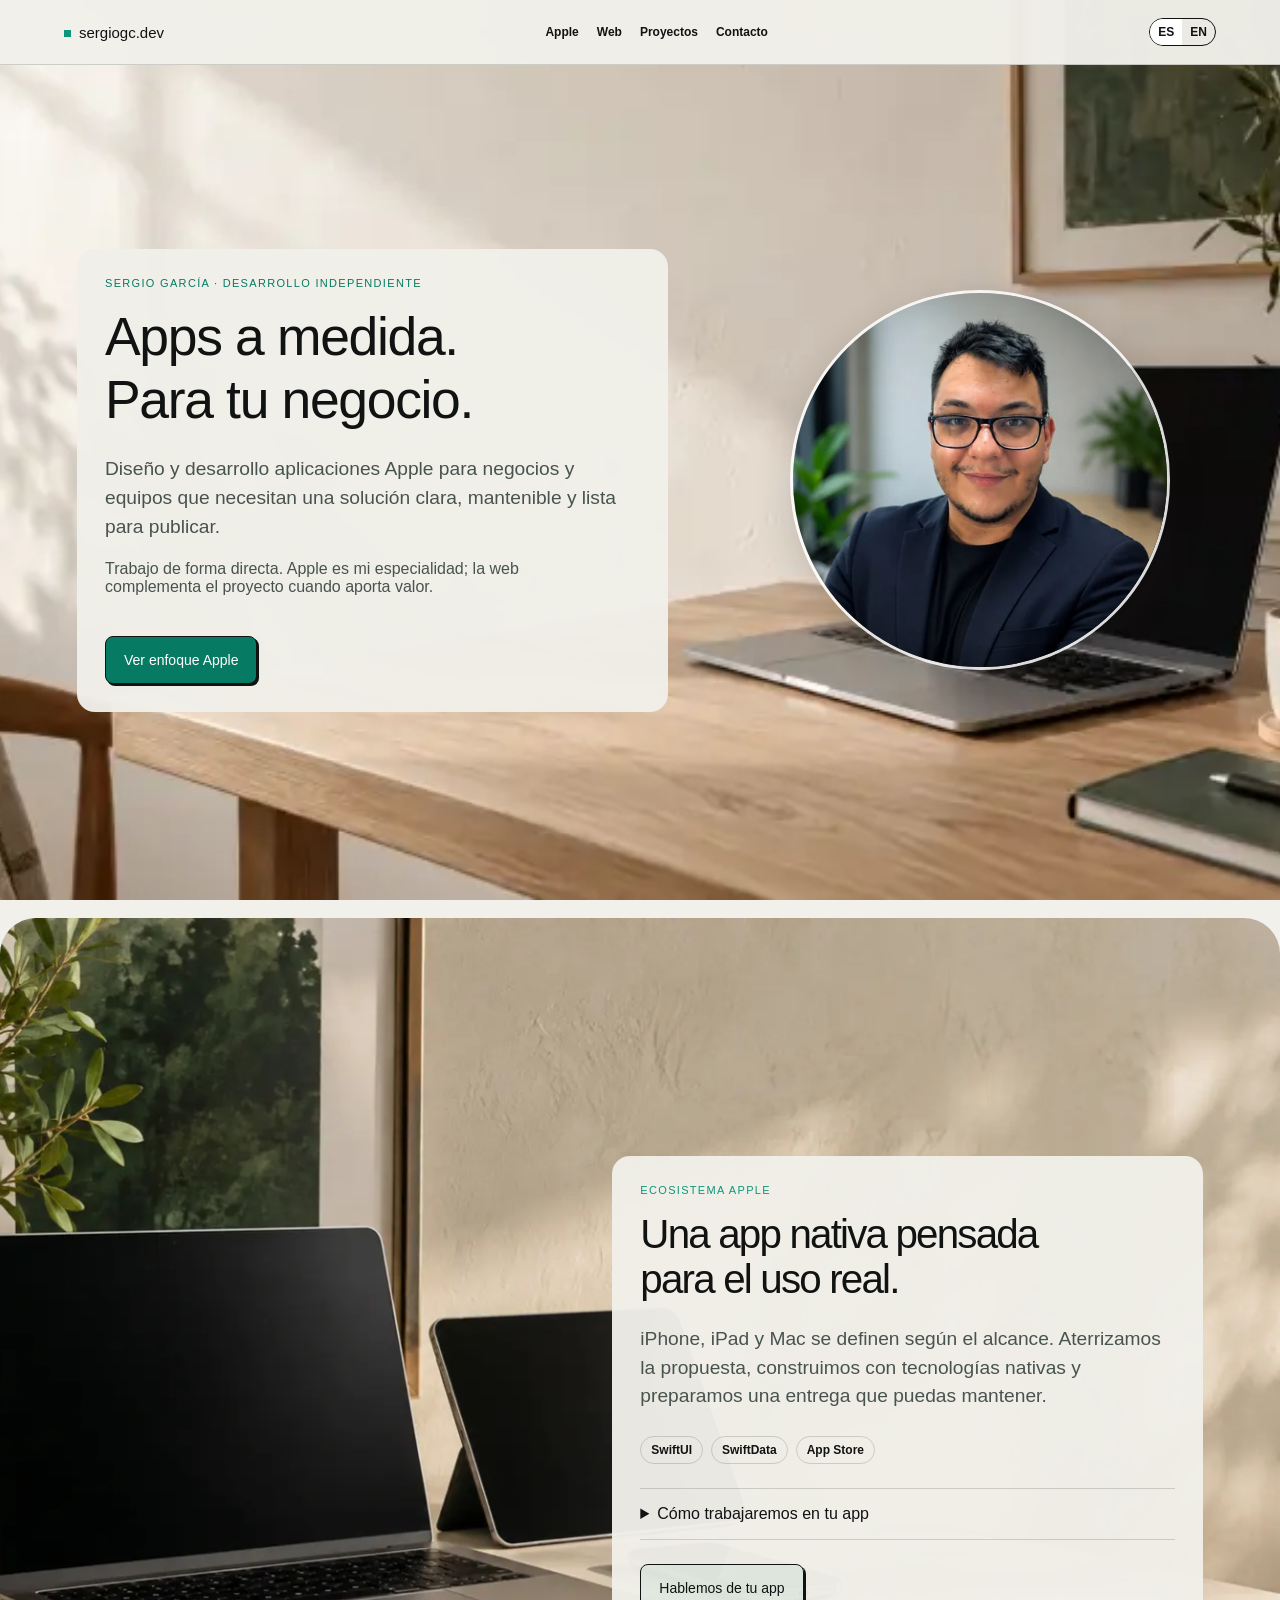
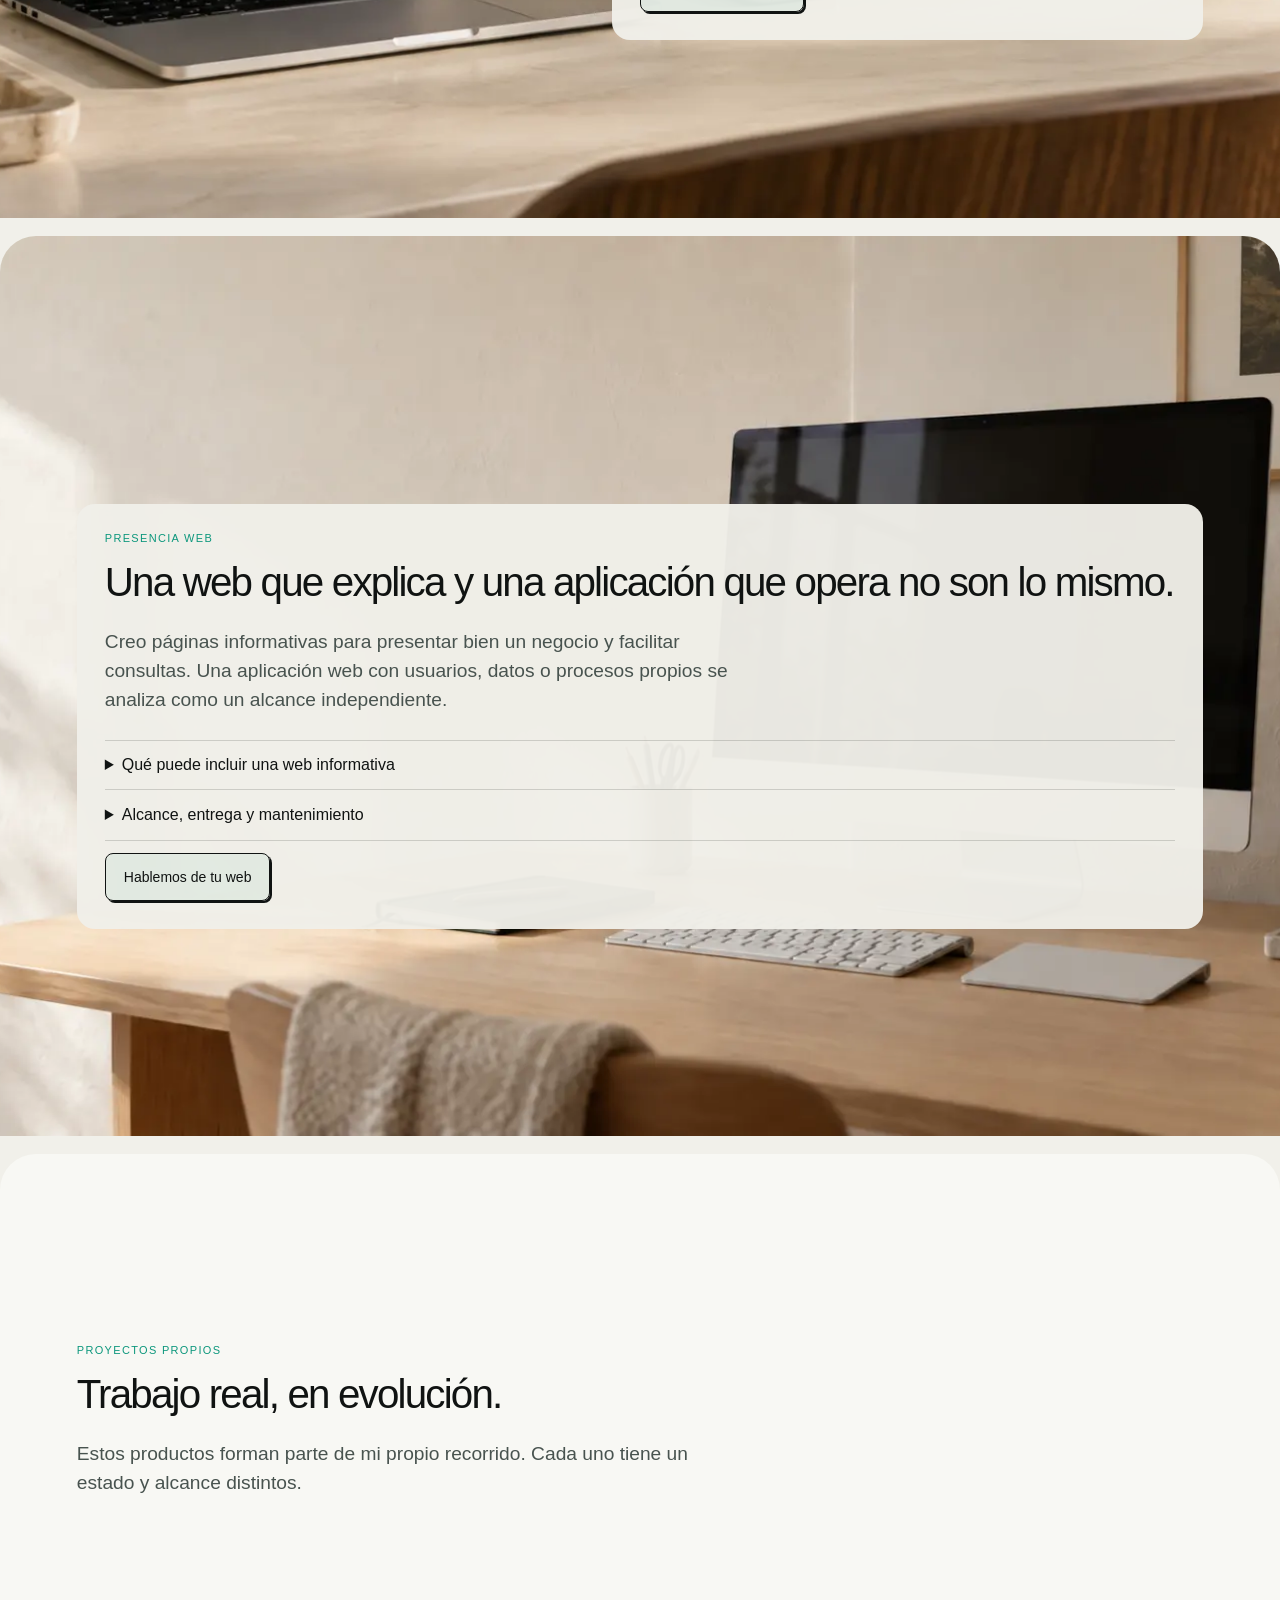
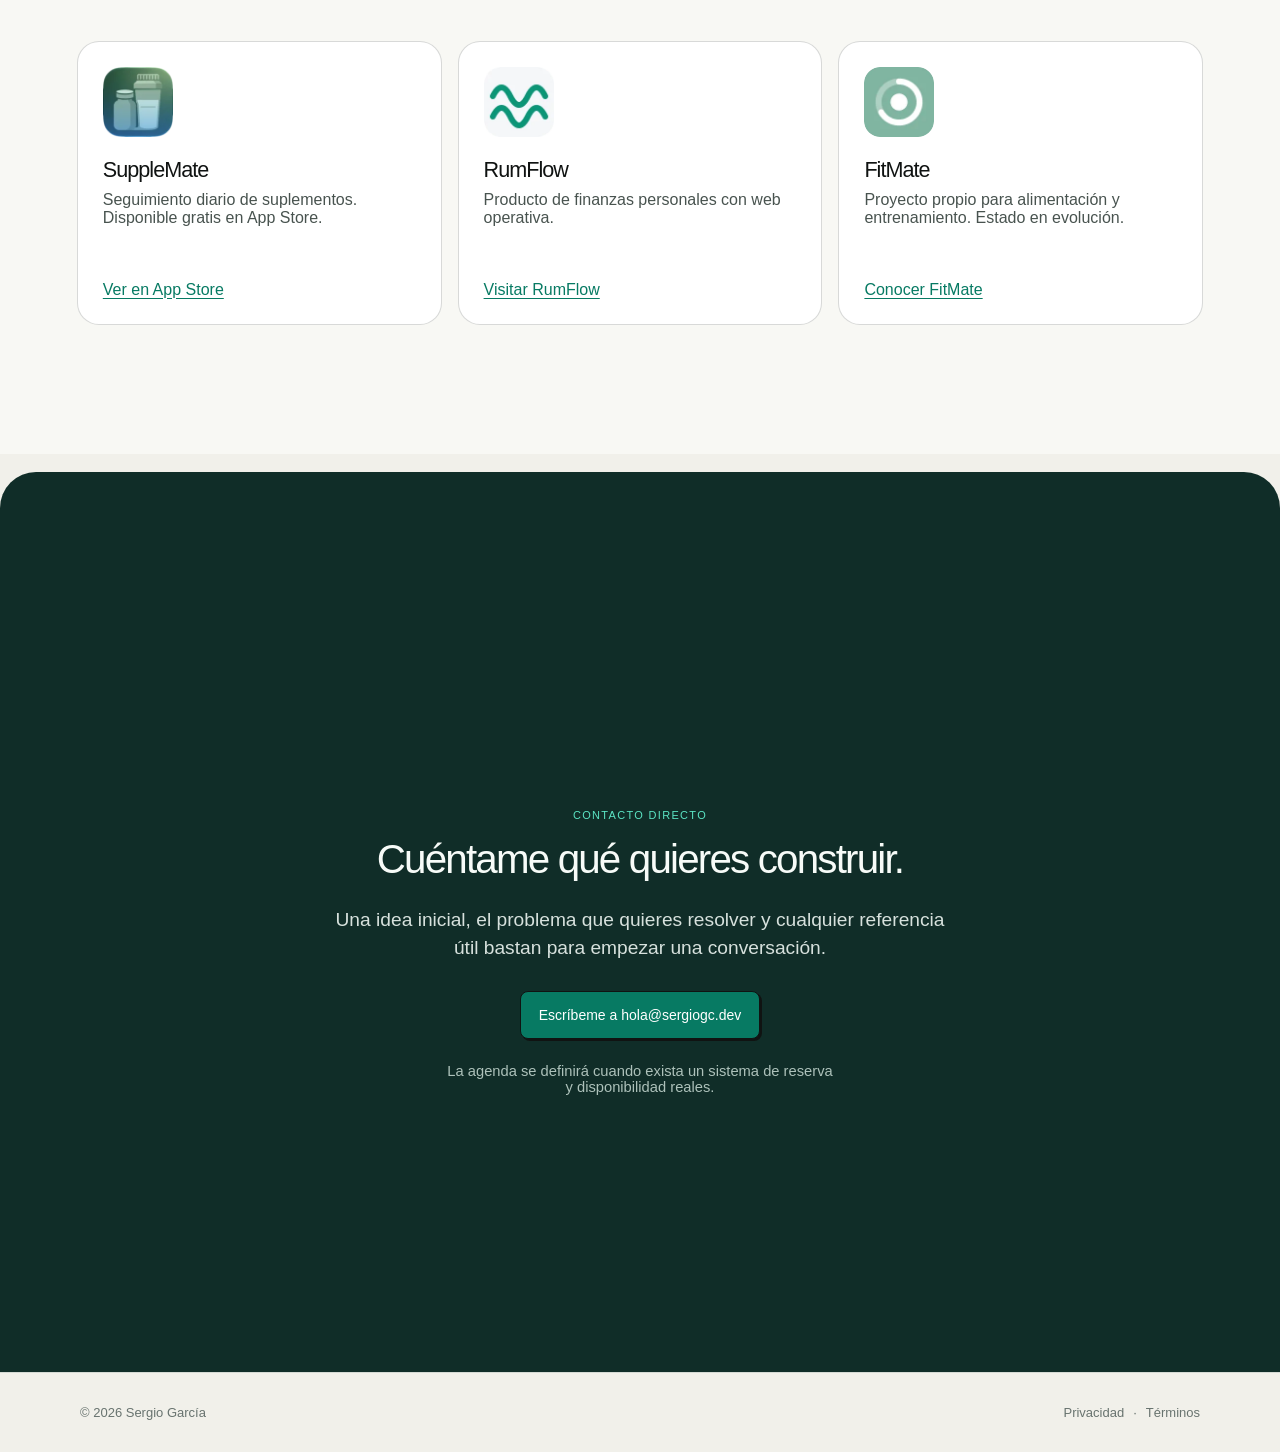
<file: index.html>
<!doctype html>
<html lang="es">

<head>
  <meta charset="UTF-8">
  <meta name="viewport" content="width=device-width, initial-scale=1.0">
  <title>Apps para el ecosistema Apple · Sergio García | sergiogc.dev</title>
  <meta name="description"
    content="Desarrollo de apps nativas para el ecosistema Apple con Swift y SwiftUI. Desde Málaga, también creo páginas web para negocios, con alcance y entrega claros.">
  <meta name="author" content="Sergio García">
  <meta name="robots" content="index, follow">
  <link rel="canonical" href="https://sergiogc.dev/">
  <meta name="theme-color" content="#F4FAF8">

  <!-- Open Graph -->
  <meta property="og:type" content="website">
  <meta property="og:site_name" content="sergiogc.dev">
  <meta property="og:title" content="Apps para el ecosistema Apple · Sergio García">
  <meta property="og:description"
    content="Aplicaciones nativas con Swift y SwiftUI. Apple como especialidad, desarrollo web como complemento. Desde Málaga.">
  <meta property="og:url" content="https://sergiogc.dev/">
  <meta property="og:image" content="https://sergiogc.dev/assets/images/ogbanner.jpg?v=2">
  <meta property="og:image:width" content="1200">
  <meta property="og:image:height" content="630">
  <meta property="og:image:alt" content="sergiogc.dev — Apps iOS 100% nativas con Swift y SwiftUI">
  <meta name="twitter:card" content="summary_large_image">
  <meta name="twitter:title" content="Apps para el ecosistema Apple · Sergio García">
  <meta name="twitter:description"
    content="Aplicaciones nativas con Swift y SwiftUI. Apple como especialidad, desarrollo web como complemento. Desde Málaga.">
  <meta name="twitter:image" content="https://sergiogc.dev/assets/images/ogbanner.jpg?v=2">

  <!-- Verificación Google Search Console -->
  <meta name="google-site-verification" content="Ur2AM4l7aNoT8bmEYOXbY0q9bqLskX7hzOEljUstreo">

  <link rel="stylesheet" href="/styles/tokens.css">
  <link rel="stylesheet" href="/styles/buttons.css">
  <link rel="stylesheet" href="/styles/footer.css">
  <link rel="stylesheet" href="/styles/preview-cards.css?v=20260924">

  <link rel="icon" href="/favicon.ico?v=3" sizes="32x32">
  <link rel="icon" type="image/svg+xml" href="/assets/images/favicon.svg?v=3">
  <link rel="apple-touch-icon" href="/assets/images/apple-touch-icon.png">
  <script src="/scripts/preview.js?v=2" defer></script>

  <!-- Schema.org -->
  <script type="application/ld+json">

{
    "@context": "https://schema.org",
    "@graph": [
        {
            "@type": "WebSite",
            "@id": "https://sergiogc.dev/#website",
            "name": "sergiogc.dev",
            "url": "https://sergiogc.dev/",
            "inLanguage": "es",
            "publisher": { "@id": "https://sergiogc.dev/#person" }
        },
        {
            "@type": "Person",
            "@id": "https://sergiogc.dev/#person",
            "name": "Sergio García",
            "jobTitle": "Desarrollador de aplicaciones para el ecosistema Apple",
            "url": "https://sergiogc.dev/",
            "knowsAbout": ["Swift", "SwiftUI", "iOS", "Xcode", "App Store", "Desarrollo de aplicaciones digitales"],
            "alumniOf": {
                "@type": "EducationalOrganization",
                "name": "Apple Coding Academy",
                "url": "https://acoding.academy"
            },
            "areaServed": [{ "@type": "Country", "name": "España" }, { "@type": "Continent", "name": "Europa" }],
            "availableLanguage": ["es", "en"],
            "sameAs": [
                "https://github.com/SergioGCDev",
                "https://www.linkedin.com/in/sergiogarciacalero/"
            ]
        }
    ]
}
    </script>
</head>

<body class="preview-page">
  <a class="skip-link" href="#sergio"><span data-lang="es">Saltar al contenido</span><span data-lang="en">Skip to
      content</span></a>
  <header class="preview-nav">
    <a class="preview-brand" href="#sergio">sergiogc.dev</a>
    <nav aria-label="Navegación del prototipo">
      <a href="#apple"><span data-lang="es">Apple</span><span data-lang="en">Apple</span></a>
      <a href="#web"><span data-lang="es">Web</span><span data-lang="en">Web</span></a>
      <a href="#proyectos"><span data-lang="es">Proyectos</span><span data-lang="en">Projects</span></a>
      <a href="#contacto"><span data-lang="es">Contacto</span><span data-lang="en">Contact</span></a>
    </nav>
    <div class="preview-lang" role="group" aria-label="Idioma / Language">
      <button type="button" data-set-language="es" aria-pressed="true">ES</button>
      <button type="button" data-set-language="en" aria-pressed="false">EN</button>
    </div>
  </header>

  <main>
    <section class="stage-panel intro-panel" id="sergio">
      <picture class="panel-photo" aria-hidden="true">
        <source media="(max-width: 760px)" srcset="generated-backgrounds/workspace-hero-mobile.webp"><img
          src="/generated-backgrounds/workspace-hero.webp" alt="" width="1600" height="900" fetchpriority="high">
      </picture>
      <div class="panel-grid">
        <div class="panel-copy">
          <p class="panel-kicker"><span data-lang="es">SERGIO GARCÍA · DESARROLLO INDEPENDIENTE</span><span
              data-lang="en">SERGIO GARCÍA · INDEPENDENT DEVELOPMENT</span></p>
          <h1><span data-lang="es">Apps a medida.<br>Para tu negocio.</span><span data-lang="en">Custom apps.<br>For
              your business.</span></h1>
          <p class="panel-lead"><span data-lang="es">Diseño y desarrollo aplicaciones Apple para negocios y equipos que
              necesitan una solución clara, mantenible y lista para publicar.</span><span data-lang="en">I design and
              build Apple applications for businesses and teams that need a clear, maintainable solution ready to
              ship.</span></p>
          <p class="panel-note"><span data-lang="es">Trabajo de forma directa. Apple es mi especialidad; la web
              complementa el proyecto cuando aporta valor.</span><span data-lang="en">I work directly with you. Apple is
              my specialty; web work complements the project when it adds value.</span></p>
          <a class="btn btn-primary" href="#apple"><span data-lang="es">Ver enfoque Apple</span><span
              data-lang="en">Explore Apple work</span></a>
        </div>
        <img class="intro-portrait" src="/assets/images/sergio-480.webp"
          srcset="/assets/images/sergio-208.webp 208w, /assets/images/sergio-480.webp 480w, /assets/images/sergio-960.webp 960w"
          sizes="(max-width: 760px) 200px, (max-width: 1200px) 30vw, 380px"
          width="960" height="960" alt="Sergio García" decoding="async">
      </div>
    </section>

    <section class="stage-panel apple-panel" id="apple">
      <picture class="panel-photo" aria-hidden="true">
        <source media="(max-width: 760px)" srcset="generated-backgrounds/apple-ecosystem.webp"><img
          src="/generated-backgrounds/apple-ecosystem.webp" alt="" width="1600" height="900" fetchpriority="high">
      </picture>
      <div class="panel-grid panel-grid-reverse">
        <div class="product-cluster" aria-hidden="true"></div>
        <div class="panel-copy">
          <p class="panel-kicker"><span data-lang="es">ECOSISTEMA APPLE</span><span data-lang="en">APPLE
              ECOSYSTEM</span></p>
          <h2><span data-lang="es">Una app nativa pensada para el uso real.</span><span data-lang="en">A native app
              designed for real use.</span></h2>
          <p class="panel-lead"><span data-lang="es">iPhone, iPad y Mac se definen según el alcance. Aterrizamos la
              propuesta, construimos con tecnologías nativas y preparamos una entrega que puedas mantener.</span><span
              data-lang="en">iPhone, iPad and Mac are chosen around the scope. We shape the proposal, build with native
              technologies and prepare a delivery you can maintain.</span></p>
          <div class="inline-facts"><span>SwiftUI</span><span>SwiftData</span><span>App Store</span></div>
          <details class="service-details">
            <summary><span data-lang="es">Cómo trabajaremos en tu app</span><span data-lang="en">How we'll build your
                app</span></summary>
            <p><span data-lang="es">Definimos usuarios, pantallas y plataformas. Desarrollo en iteraciones visibles, con
                pruebas y una entrega documentada. También puedo modernizar una app existente.</span><span
                data-lang="en">We define users, screens and platforms. Development progresses in visible iterations,
                with testing and a documented handover. I can also modernise an existing app.</span></p>
            <p><span data-lang="es">Cuentas, sincronización, pagos e integraciones se valoran según el proyecto.
                Publicación y soporte se acuerdan por separado; la aprobación de App Store corresponde a
                Apple.</span><span data-lang="en">Accounts, sync, payments and integrations are assessed for your
                project. Release and support are agreed separately; App Store approval is Apple's decision.</span></p>
          </details>
          <a class="btn btn-secondary" href="#contacto"><span data-lang="es">Hablemos de tu app</span><span
              data-lang="en">Let's discuss your app</span></a>
        </div>
      </div>
    </section>

    <section class="stage-panel web-panel" id="web">
      <picture class="panel-photo" aria-hidden="true">
        <source media="(max-width: 760px)" srcset="generated-backgrounds/web-workspace.webp"><img
          src="generated-backgrounds/web-workspace.webp" alt="" width="1600" height="900" fetchpriority="high">
      </picture>
      <div class="panel-grid">
        <div class="panel-copy">
          <p class="panel-kicker"><span data-lang="es">PRESENCIA WEB</span><span data-lang="en">WEB PRESENCE</span></p>
          <h2><span data-lang="es">Una web que explica y una aplicación que opera no son lo mismo.</span><span
              data-lang="en">A website that explains and an application that operates are not the same.</span></h2>
          <p class="panel-lead"><span data-lang="es">Creo páginas informativas para presentar bien un negocio y
              facilitar consultas. Una aplicación web con usuarios, datos o procesos propios se analiza como un alcance
              independiente.</span><span data-lang="en">I create informative websites that present a business well and
              make enquiries easier. A web app with users, data or custom processes is assessed as a separate
              scope.</span></p>
          <details>
            <summary><span data-lang="es">Qué puede incluir una web informativa</span><span data-lang="en">What an
                informational website can include</span></summary>
            <p><span data-lang="es">Estructura, diseño responsive, contenido aportado por el negocio, SEO inicial y una
                vía de contacto. El alcance final se acuerda por escrito.</span><span data-lang="en">Structure,
                responsive design, business-supplied content, initial SEO and one contact route. The final scope is
                agreed in writing.</span></p>
          </details>
          <details class="service-details">
            <summary><span data-lang="es">Alcance, entrega y mantenimiento</span><span data-lang="en">Scope, handover
                and maintenance</span></summary>
            <p><span data-lang="es">Una landing puede incluir hasta seis secciones, un idioma y dos rondas de revisión.
                Acordamos contenidos, plazos y presupuesto antes de empezar. Dominio, alojamiento y mantenimiento se
                detallan por separado.</span><span data-lang="en">A landing page can include up to six sections, one
                language and two review rounds. We agree content, timeline and budget before starting. Domain, hosting
                and maintenance are detailed separately.</span></p>
            <p><span data-lang="es">Si necesitas usuarios, datos o procesos propios, definimos una aplicación web a
                medida. El alcance y el presupuesto se estudian de forma independiente.</span><span data-lang="en">If
                you need users, data or custom processes, we define a bespoke web application. Its scope and budget are
                assessed separately.</span></p>
          </details>
          <a class="btn btn-secondary" href="#contacto"><span data-lang="es">Hablemos de tu web</span><span
              data-lang="en">Let's discuss your website</span></a>
        </div>
        <div class="web-visual" aria-hidden="true">
          <div></div>
          <div></div>
          <div></div><span>01</span><span>02</span><span>03</span>
        </div>
      </div>
    </section>

    <section class="stage-panel portfolio-panel" id="proyectos">
      <div class="panel-copy panel-copy-wide">
        <p class="panel-kicker"><span data-lang="es">PROYECTOS PROPIOS</span><span data-lang="en">OWN PROJECTS</span>
        </p>
        <h2><span data-lang="es">Trabajo real, en evolución.</span><span data-lang="en">Real work, evolving.</span></h2>
        <p class="panel-lead"><span data-lang="es">Estos productos forman parte de mi propio recorrido. Cada uno tiene
            un estado y alcance distintos.</span><span data-lang="en">These products are part of my own journey. Each
            has a different status and scope.</span></p>
      </div>
      <div class="project-cards">
        <article><img src="/generated-backgrounds/supplemate-icon.webp" width="144" height="144" loading="lazy"
            decoding="async" alt="Icono de SuppleMate">
          <div>
            <h3>SuppleMate</h3>
            <p><span data-lang="es">Seguimiento diario de suplementos. Disponible gratis en App Store.</span><span
                data-lang="en">Daily supplement tracking. Available free on the App Store.</span></p><a
              href="https://apps.apple.com/us/app/supplemate-daily-tracker/id6780215203" target="_blank"
              rel="noopener"><span data-lang="es">Ver en App Store</span><span data-lang="en">View on the App
                Store</span></a>
          </div>
        </article>
        <article><img src="/generated-backgrounds/rumflow-icon.webp" width="144" height="144" loading="lazy"
            decoding="async" alt="Icono de RumFlow">
          <div>
            <h3>RumFlow</h3>
            <p><span data-lang="es">Producto de finanzas personales con web operativa.</span><span data-lang="en">A
                personal-finance product with a live web experience.</span></p><a href="https://rumflow.com"
              target="_blank" rel="noopener"><span data-lang="es">Visitar RumFlow</span><span data-lang="en">Visit
                RumFlow</span></a>
          </div>
        </article>
        <article><img src="/generated-backgrounds/fitmate-icon.webp" width="144" height="144" loading="lazy"
            decoding="async" alt="Icono de FitMate">
          <div>
            <h3>FitMate</h3>
            <p><span data-lang="es">Proyecto propio para alimentación y entrenamiento. Estado en evolución.</span><span
                data-lang="en">An own project for nutrition and training. Status evolving.</span></p><a
              href="https://fitness.sergiogc.dev" target="_blank" rel="noopener"><span data-lang="es">Conocer
                FitMate</span><span data-lang="en">Explore FitMate</span></a>
          </div>
        </article>
      </div>
    </section>

    <section class="stage-panel contact-panel-preview" id="contacto">
      <div class="contact-copy">
        <p class="panel-kicker"><span data-lang="es">CONTACTO DIRECTO</span><span data-lang="en">DIRECT CONTACT</span>
        </p>
        <h2><span data-lang="es">Cuéntame qué quieres construir.</span><span data-lang="en">Tell me what you want to
            build.</span></h2>
        <p class="panel-lead"><span data-lang="es">Una idea inicial, el problema que quieres resolver y cualquier
            referencia útil bastan para empezar una conversación.</span><span data-lang="en">An initial idea, the
            problem you want to solve and any useful reference are enough to start a conversation.</span></p>
        <a class="btn btn-primary" href="mailto:hola@sergiogc.dev"><span data-lang="es">Escríbeme a
            hola@sergiogc.dev</span><span data-lang="en">Email hola@sergiogc.dev</span></a>
        <p class="agenda-placeholder"><span data-lang="es">La agenda se definirá cuando exista un sistema de reserva y
            disponibilidad reales.</span><span data-lang="en">Scheduling will be added only when a real booking system
            and availability are defined.</span></p>
      </div>
    </section>
  </main>
  <footer data-site-footer data-local-preview></footer>
  <script src="/scripts/footer.js"></script>
</body>

</html>
</file>
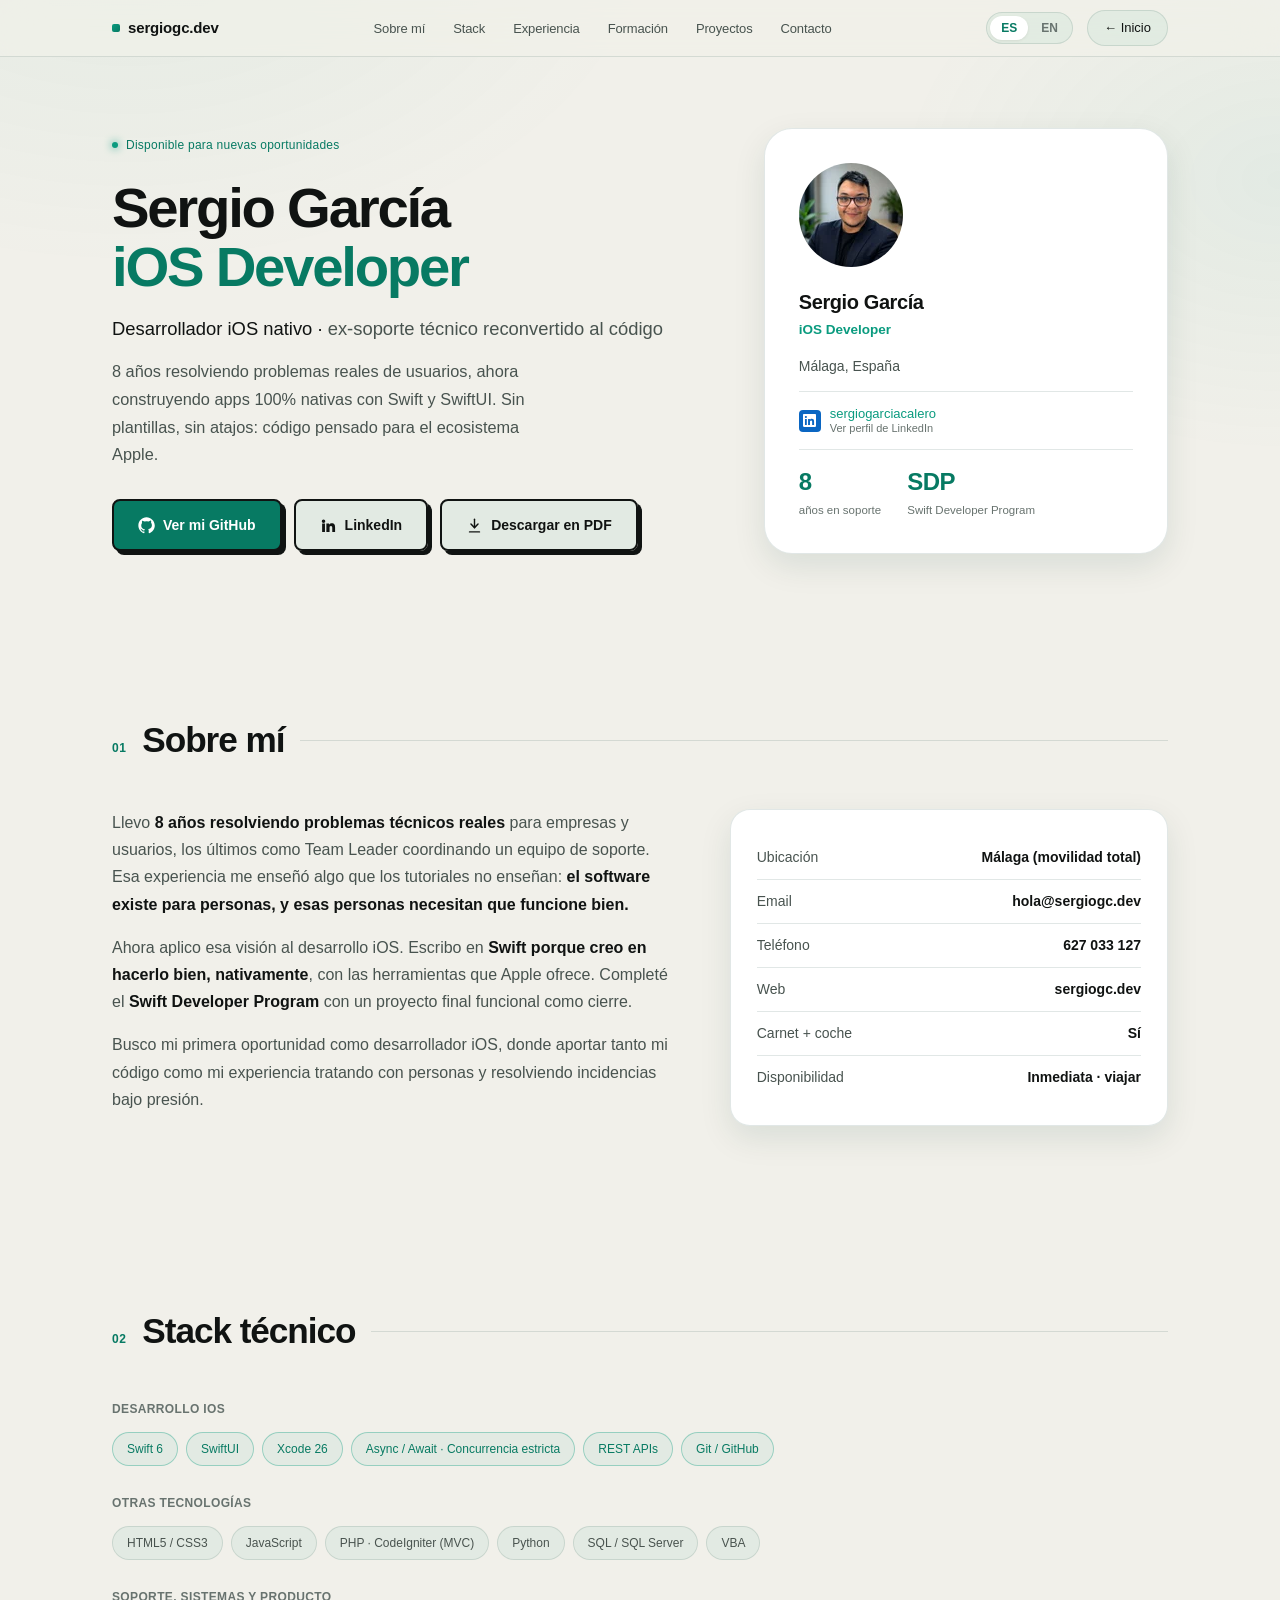
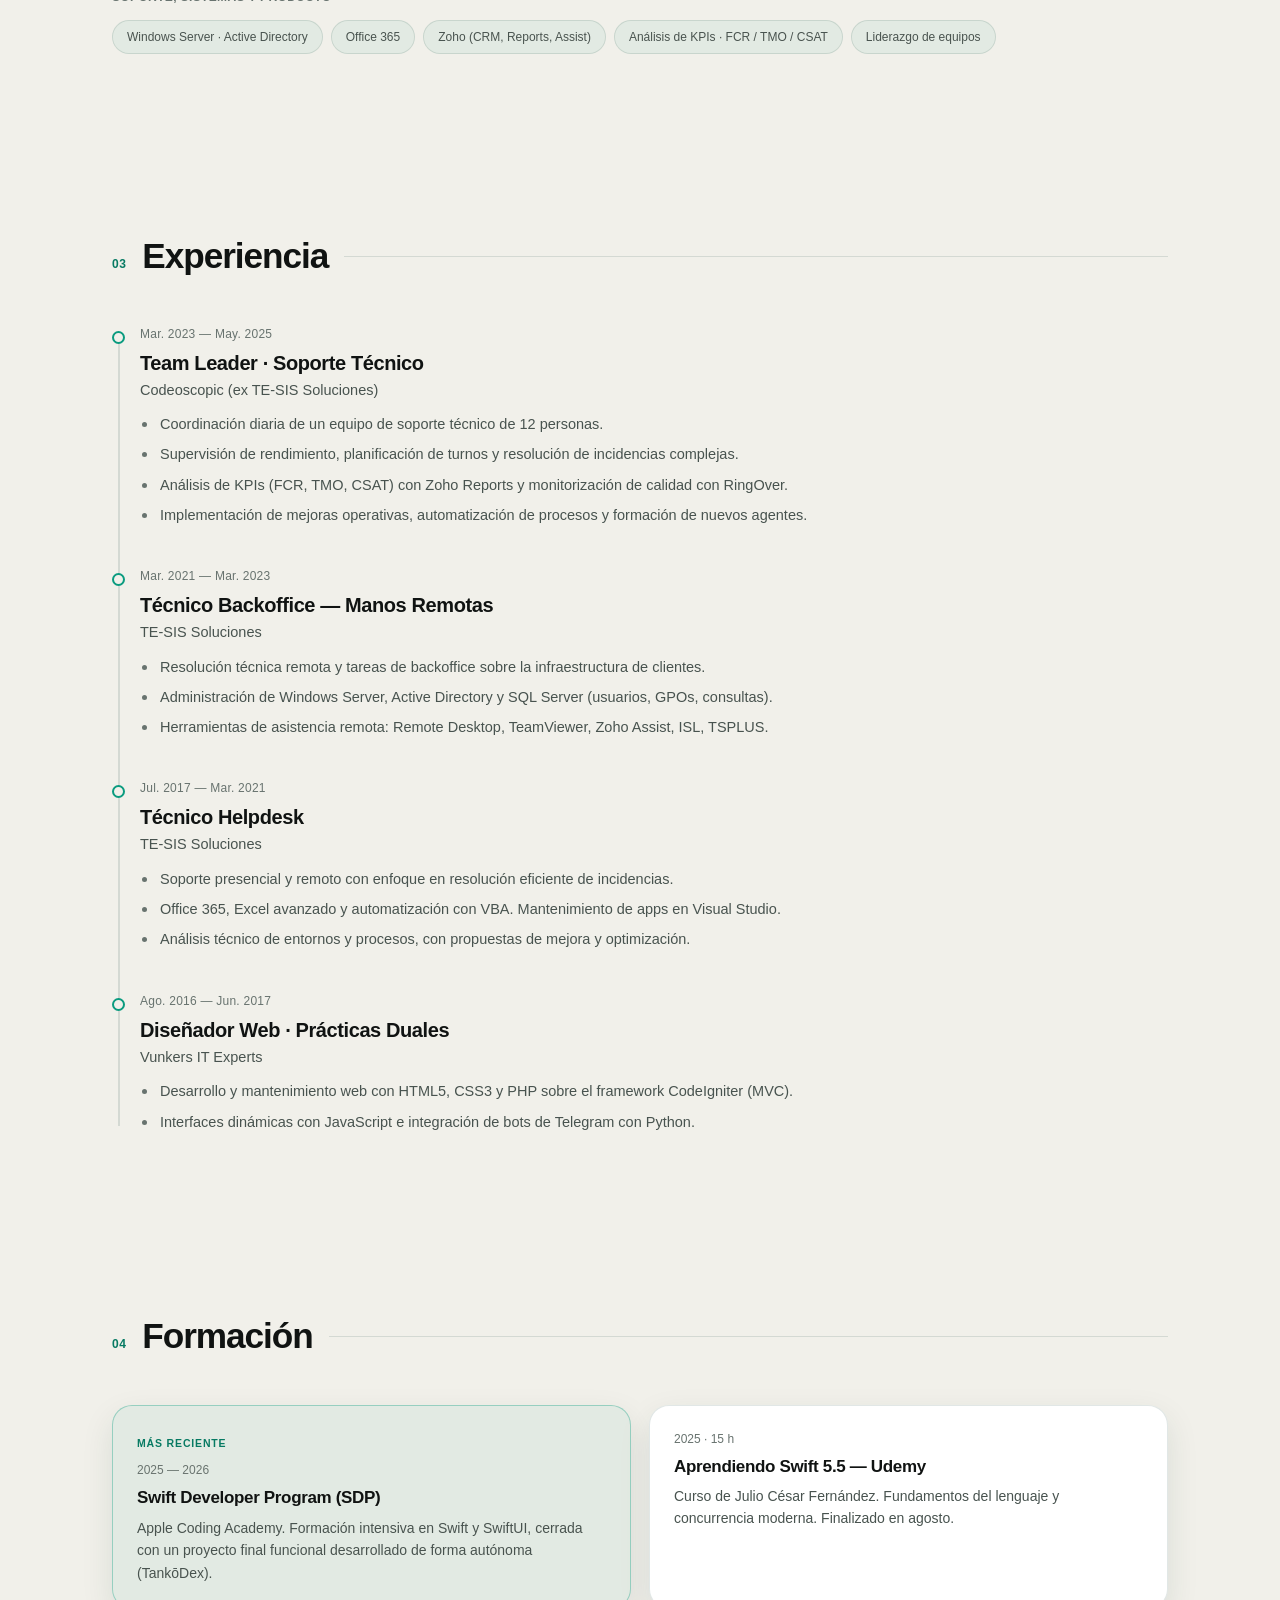
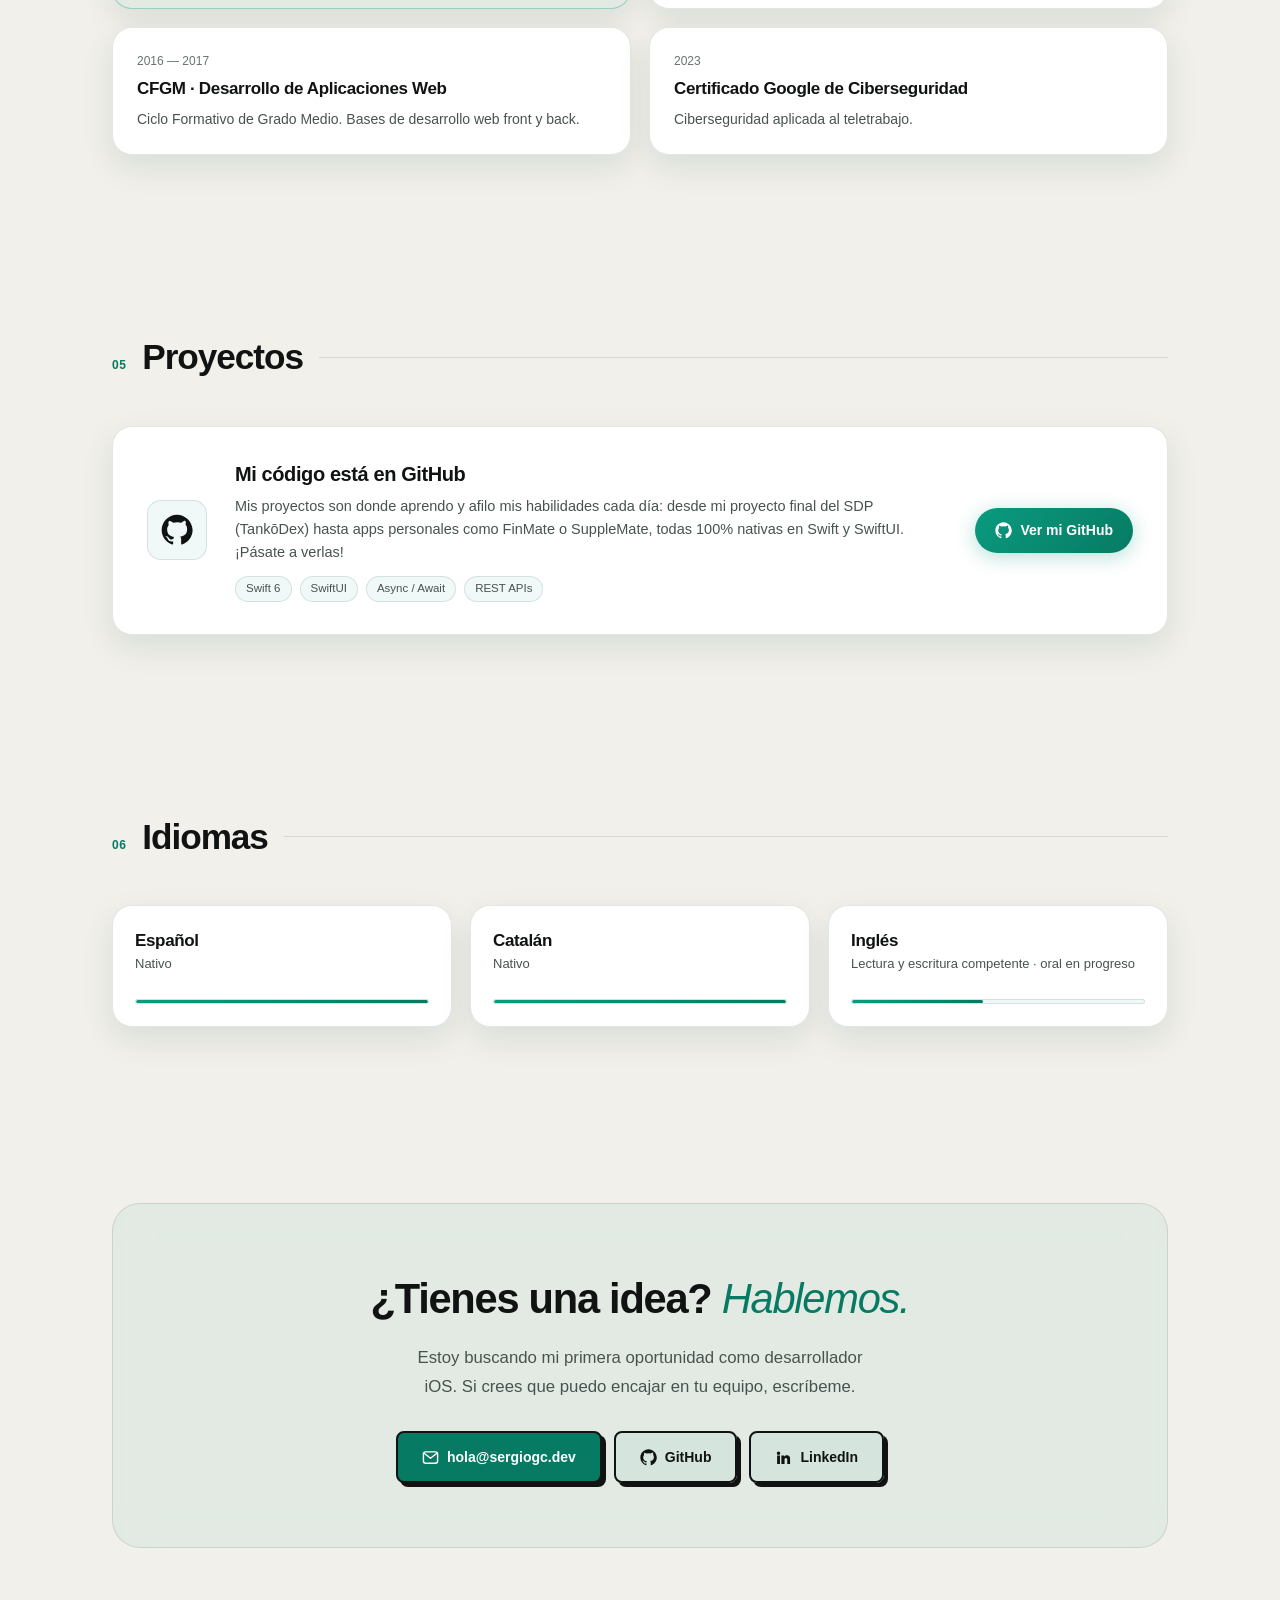
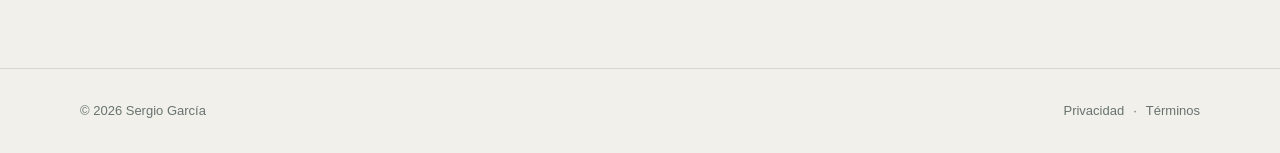
<file: cv/index.html>
<!DOCTYPE html>
<html lang="es">

<head>
    <meta charset="UTF-8">
    <meta name="viewport" content="width=device-width, initial-scale=1.0">
    <title>▷ CV Sergio García, iOS Developer | SERGIOGC.DEV</title>
    <meta name="description"
        content="Currículum de Sergio García, desarrollador iOS nativo (Swift/SwiftUI). 8 años en soporte técnico, formado en el Swift Developer Program de Apple Coding Academy.">
    <meta name="author" content="Sergio García">
    <meta name="robots" content="index, follow">
    <link rel="canonical" href="https://sergiogc.dev/cv/">
    <meta property="og:type" content="website">
    <meta property="og:site_name" content="sergiogc.dev">
    <meta property="og:title" content="CV · Sergio García — iOS Developer">
    <meta property="og:description"
        content="Desarrollador iOS nativo con Swift y SwiftUI. 8 años de experiencia en soporte técnico reconvertidos al desarrollo de apps para el ecosistema Apple.">
    <meta property="og:url" content="https://sergiogc.dev/cv/">
    <meta property="og:image" content="https://sergiogc.dev/assets/images/ogbanner.jpg?v=2">
    <meta property="og:image:width" content="1200">
    <meta property="og:image:height" content="630">
    <meta property="og:image:alt" content="sergiogc.dev — Apps iOS 100% nativas con Swift y SwiftUI">
    <meta name="twitter:card" content="summary_large_image">
    <meta name="twitter:title" content="CV · Sergio García — iOS Developer">
    <meta name="twitter:description"
        content="Desarrollador iOS nativo con Swift y SwiftUI. 8 años de experiencia en soporte técnico reconvertidos al desarrollo de apps para el ecosistema Apple.">
    <meta name="twitter:image" content="https://sergiogc.dev/assets/images/ogbanner.jpg?v=2">
    <meta name="theme-color" content="#F4FAF8">
    <link rel="icon" href="/favicon.ico?v=3" sizes="32x32">
    <link rel="icon" type="image/svg+xml" href="/assets/images/favicon.svg?v=3">
    <link rel="apple-touch-icon" href="/assets/images/apple-touch-icon.png">

    <link rel="preload" as="image" href="/assets/images/sergio-208.webp" type="image/webp"
          imagesrcset="/assets/images/sergio-104.webp 104w, /assets/images/sergio-208.webp 208w"
          imagesizes="104px">
    <link rel="stylesheet" href="/styles/tokens.css">
    <link rel="stylesheet" href="/styles/base.css">
    <link rel="stylesheet" href="/styles/nav.css">
    <link rel="stylesheet" href="/styles/buttons.css">
    <link rel="stylesheet" href="/styles/cards.css">
    <link rel="stylesheet" href="/styles/sections.css">
    <link rel="stylesheet" href="/styles/print.css" media="print">
    <link rel="stylesheet" href="/styles/transitions.css">
    <link rel="stylesheet" href="/styles/footer.css">

    <!-- Schema.org -->
    <script type="application/ld+json">
        {
        "@context": "https://schema.org",
        "@type": "ProfilePage",
        "@id": "https://sergiogc.dev/cv/#profilepage",
        "url": "https://sergiogc.dev/cv/",
        "inLanguage": "es",
        "isPartOf": { "@id": "https://sergiogc.dev/#website" },
        "mainEntity": {
            "@type": "Person",
            "@id": "https://sergiogc.dev/#person",
            "name": "Sergio García",
            "jobTitle": "iOS Developer freelance",
            "url": "https://sergiogc.dev/",
            "knowsAbout": ["Swift", "SwiftUI", "iOS", "Xcode", "Desarrollo de apps nativas"],
            "alumniOf": {
                "@type": "EducationalOrganization",
                "name": "Apple Coding Academy",
                "url": "https://acoding.academy"
            },
            "address": {
                "@type": "PostalAddress",
                "addressLocality": "Málaga",
                "addressCountry": "ES"
            },
            "sameAs": [
                "https://github.com/SergioGCDev",
                "https://www.linkedin.com/in/sergiogarciacalero/"
            ]
        }
        }
    </script>

</head>

<body>

    <!-- ── Sprite de iconos compartido: un único origen por icono, referenciado
         con <use> en toda la página. ── -->
    <svg style="display:none" aria-hidden="true">
        <defs>
            <symbol id="icon-mail" viewBox="0 0 24 24" fill="none" stroke="currentColor" stroke-width="2" stroke-linecap="round" stroke-linejoin="round">
                <rect x="2" y="4" width="20" height="16" rx="3" /><path d="m3 6 9 7 9-7" />
            </symbol>
            <symbol id="icon-github" viewBox="0 0 24 24" fill="currentColor">
                <path d="M12 .5C5.7.5.5 5.7.5 12c0 5.1 3.3 9.4 7.8 10.9.6.1.8-.2.8-.5v-2c-3.2.7-3.9-1.4-3.9-1.4-.5-1.3-1.3-1.7-1.3-1.7-1-.7.1-.7.1-.7 1.2.1 1.8 1.2 1.8 1.2 1 1.8 2.7 1.3 3.4 1 .1-.7.4-1.3.7-1.6-2.6-.3-5.3-1.3-5.3-5.7 0-1.3.5-2.3 1.2-3.1-.1-.3-.5-1.5.1-3.1 0 0 1-.3 3.3 1.2a11.5 11.5 0 0 1 6 0C17.3 4.7 18.3 5 18.3 5c.6 1.6.2 2.8.1 3.1.8.8 1.2 1.8 1.2 3.1 0 4.4-2.7 5.4-5.3 5.7.4.4.8 1.1.8 2.2v3.3c0 .3.2.6.8.5 4.5-1.5 7.8-5.8 7.8-10.9C23.5 5.7 18.3.5 12 .5z" />
            </symbol>
            <symbol id="icon-linkedin" viewBox="0 0 24 24" fill="currentColor">
                <path d="M4.98 3.5a2.5 2.5 0 1 1 0 5 2.5 2.5 0 0 1 0-5zM3 9h4v12H3zM9 9h3.8v1.7h.1c.5-1 1.8-2 3.7-2 4 0 4.7 2.6 4.7 6V21h-4v-5.3c0-1.3 0-2.9-1.8-2.9s-2 1.4-2 2.8V21H9z" />
            </symbol>
            <symbol id="icon-linkedin-badge" viewBox="0 0 24 24">
                <path d="M20.447 20.452H16.89v-5.569c0-1.328-.027-3.037-1.852-3.037-1.853 0-2.136 1.445-2.136 2.939v5.667H9.351V9h3.414v1.561h.046c.477-.9 1.637-1.85 3.37-1.85 3.601 0 4.267 2.37 4.267 5.455v6.286zM5.337 7.433a1.98 1.98 0 0 1-1.98-1.98c0-1.093.886-1.98 1.98-1.98s1.98.887 1.98 1.98a1.98 1.98 0 0 1-1.98 1.98zm1.706 13.019H3.63V9h3.414v11.452zM22.225 0H1.771C.792 0 0 .774 0 1.729v20.542C0 23.227.792 24 1.771 24h20.451C23.2 24 24 23.227 24 22.271V1.729C24 .774 23.2 0 22.222 0h.003z"/>
            </symbol>
            <symbol id="icon-pdf" viewBox="0 0 24 24" fill="none" stroke="currentColor" stroke-width="2" stroke-linecap="round" stroke-linejoin="round">
                <path d="M12 3v12" /><path d="m7 10 5 5 5-5" /><path d="M5 21h14" />
            </symbol>
        </defs>
    </svg>

    <div class="ambient"></div>

    <nav>
        <div class="nav-inner">
            <a class="nav-logo" href="/">sergiogc.dev</a>
            <ul class="nav-links">
                <li><a href="#about" data-lang="es">Sobre mí</a><a href="#about" data-lang="en">About</a></li>
                <li><a href="#stack">Stack</a></li>
                <li><a href="#exp" data-lang="es">Experiencia</a><a href="#exp" data-lang="en">Experience</a></li>
                <li><a href="#edu" data-lang="es">Formación</a><a href="#edu" data-lang="en">Education</a></li>
                <li><a href="#proj" data-lang="es">Proyectos</a><a href="#proj" data-lang="en">Projects</a></li>
                <li><a href="#contact" data-lang="es">Contacto</a><a href="#contact" data-lang="en">Contact</a></li>
            </ul>
            <div class="nav-right">
                <div class="toggle-group" id="langToggle">
                    <button class="toggle-btn active" data-value="es">ES</button>
                    <button class="toggle-btn" data-value="en">EN</button>
                </div>
                <button class="icon-btn" id="themeToggle" aria-label="Cambiar tema">☀</button>
                <a href="/" class="nav-cta" data-lang="es">← Inicio</a>
                <a href="/" class="nav-cta" data-lang="en">← Home</a>
            </div>
        </div>
    </nav>

    <main>
    <header>
        <div class="wrap">
            <div class="hero">
                <div>
                    <span class="eyebrow reveal">
                        <span class="dot"></span>
                        <span data-lang="es">Disponible para nuevas oportunidades</span>
                        <span data-lang="en">Available for new opportunities</span>
                    </span>
                    <h1 class="reveal">Sergio García<br><span class="ln2">iOS Developer</span></h1>
                    <p class="role reveal" data-lang="es">Desarrollador iOS nativo · <b>ex-soporte técnico reconvertido al código</b></p>
                    <p class="role reveal" data-lang="en">Native iOS developer · <b>ex-support technician turned to code</b></p>
                    <p class="lede reveal" data-lang="es">8 años resolviendo problemas reales de usuarios, ahora construyendo apps 100% nativas con Swift y SwiftUI. Sin plantillas, sin atajos: código pensado para el ecosistema Apple.</p>
                    <p class="lede reveal" data-lang="en">8 years solving real user problems, now building 100% native apps with Swift and SwiftUI. No templates, no shortcuts: code crafted for the Apple ecosystem.</p>
                    <div class="cta reveal">
                        <a class="btn btn-primary" href="https://github.com/SergioGCDev" target="_blank" rel="noopener">
                            <svg aria-hidden="true"><use href="#icon-github"/></svg>
                            <span data-lang="es">Ver mi GitHub</span><span data-lang="en">View my GitHub</span>
                        </a>
                        <a class="btn btn-secondary" href="https://www.linkedin.com/in/sergiogarciacalero/" target="_blank" rel="noopener">
                            <svg aria-hidden="true"><use href="#icon-linkedin"/></svg>
                            LinkedIn
                        </a>
                        <button type="button" class="btn btn-secondary print-cta" id="printCta">
                            <svg aria-hidden="true"><use href="#icon-pdf"/></svg>
                            <span data-lang="es">Descargar en PDF</span><span data-lang="en">Download as PDF</span>
                        </button>
                    </div>
                </div>

                <div class="avatar-card reveal">
                    <div class="monogram">
                        <picture>
                            <source type="image/webp"
                                    srcset="/assets/images/sergio-104.webp 104w,
                                            /assets/images/sergio-208.webp 208w"
                                    sizes="104px">
                            <img src="/assets/images/sergio.jpg" alt="Sergio García" width="104" height="104" fetchpriority="high">
                        </picture>
                    </div>
                    <div class="ac-meta">
                        <div class="nm">Sergio García</div>
                        <div class="role">iOS Developer</div>
                        <div class="loc" data-lang="es">Málaga, España</div>
                        <div class="loc" data-lang="en">Málaga, Spain</div>
                    </div>
                    <a class="ac-li" href="https://www.linkedin.com/in/sergiogarciacalero/" target="_blank" rel="noopener">
                        <span class="ac-li-badge" aria-hidden="true">
                            <svg aria-hidden="true"><use href="#icon-linkedin-badge"/></svg>
                        </span>
                        <span class="ac-li-text">
                            sergiogarciacalero
                            <span data-lang="es">Ver perfil de LinkedIn</span>
                            <span data-lang="en">View LinkedIn profile</span>
                        </span>
                    </a>
                    <div class="ac-stats">
                        <div>
                            <div class="n">8</div>
                            <div class="l" data-lang="es">años en soporte</div>
                            <div class="l" data-lang="en">years in support</div>
                        </div>
                        <div>
                            <div class="n">SDP</div>
                            <div class="l">Swift Developer Program</div>
                        </div>
                    </div>
                </div>
            </div>
        </div>
    </header>

    <section id="about">
        <div class="wrap">
            <div class="sec-head reveal"><span class="sec-num">01</span><h2 class="sec-title" data-lang="es">Sobre mí</h2><h2 class="sec-title" data-lang="en">About me</h2><span class="sec-line"></span></div>
            <div class="about-grid">
                <div class="about-text reveal">
                    <p data-lang="es">Llevo <b>8 años resolviendo problemas técnicos reales</b> para empresas y usuarios, los últimos como Team Leader coordinando un equipo de soporte. Esa experiencia me enseñó algo que los tutoriales no enseñan: <b>el software existe para personas, y esas personas necesitan que funcione bien.</b></p>
                    <p data-lang="en">I've spent <b>8 years solving real technical problems</b> for companies and users, the last ones as Team Leader coordinating a support team. That experience taught me something tutorials don't: <b>software exists for people, and those people need it to work well.</b></p>
                    <p data-lang="es">Ahora aplico esa visión al desarrollo iOS. Escribo en <b>Swift porque creo en hacerlo bien, nativamente</b>, con las herramientas que Apple ofrece. Completé el <b>Swift Developer Program</b> con un proyecto final funcional como cierre.</p>
                    <p data-lang="en">Now I bring that vision to iOS development. I write in <b>Swift because I believe in doing it right, natively</b>, with the tools Apple provides. I completed the <b>Swift Developer Program</b> with a functional final project as its capstone.</p>
                    <p data-lang="es">Busco mi primera oportunidad como desarrollador iOS, donde aportar tanto mi código como mi experiencia tratando con personas y resolviendo incidencias bajo presión.</p>
                    <p data-lang="en">I'm looking for my first opportunity as an iOS developer, where I can bring both my code and my experience dealing with people and resolving incidents under pressure.</p>
                </div>
                <div class="facts reveal">
                    <div class="row"><span class="k" data-lang="es">Ubicación</span><span class="k" data-lang="en">Location</span><span class="v" data-lang="es">Málaga (movilidad total)</span><span class="v" data-lang="en">Málaga (fully mobile)</span></div>
                    <div class="row"><span class="k">Email</span><span class="v">hola@sergiogc.dev</span></div>
                    <div class="row"><span class="k" data-lang="es">Teléfono</span><span class="k" data-lang="en">Phone</span><span class="v">627 033 127</span></div>
                    <div class="row"><span class="k">Web</span><span class="v">sergiogc.dev</span></div>
                    <div class="row"><span class="k" data-lang="es">Carnet + coche</span><span class="k" data-lang="en">License + car</span><span class="v" data-lang="es">Sí</span><span class="v" data-lang="en">Yes</span></div>
                    <div class="row"><span class="k" data-lang="es">Disponibilidad</span><span class="k" data-lang="en">Availability</span><span class="v" data-lang="es">Inmediata · viajar</span><span class="v" data-lang="en">Immediate · can travel</span></div>
                </div>
            </div>
        </div>
    </section>

    <section id="stack">
        <div class="wrap">
            <div class="sec-head reveal"><span class="sec-num">02</span><h2 class="sec-title" data-lang="es">Stack técnico</h2><h2 class="sec-title" data-lang="en">Tech stack</h2><span class="sec-line"></span></div>
            <div class="reveal">
                <div class="skill-block">
                    <h3 data-lang="es">Desarrollo iOS</h3>
                    <h3 data-lang="en">iOS Development</h3>
                    <div class="chips">
                        <span class="chip core">Swift 6</span>
                        <span class="chip core">SwiftUI</span>
                        <span class="chip core">Xcode 26</span>
                        <span class="chip core" data-lang="es">Async / Await · Concurrencia estricta</span>
                        <span class="chip core" data-lang="en">Async / Await · Strict concurrency</span>
                        <span class="chip core">REST APIs</span>
                        <span class="chip core">Git / GitHub</span>
                    </div>
                </div>
                <div class="skill-block">
                    <h3 data-lang="es">Otras tecnologías</h3>
                    <h3 data-lang="en">Other technologies</h3>
                    <div class="chips">
                        <span class="chip">HTML5 / CSS3</span>
                        <span class="chip">JavaScript</span>
                        <span class="chip">PHP · CodeIgniter (MVC)</span>
                        <span class="chip">Python</span>
                        <span class="chip">SQL / SQL Server</span>
                        <span class="chip">VBA</span>
                    </div>
                </div>
                <div class="skill-block">
                    <h3 data-lang="es">Soporte, sistemas y producto</h3>
                    <h3 data-lang="en">Support, systems &amp; product</h3>
                    <div class="chips">
                        <span class="chip">Windows Server · Active Directory</span>
                        <span class="chip">Office 365</span>
                        <span class="chip">Zoho (CRM, Reports, Assist)</span>
                        <span class="chip" data-lang="es">Análisis de KPIs · FCR / TMO / CSAT</span>
                        <span class="chip" data-lang="en">KPI analysis · FCR / TMO / CSAT</span>
                        <span class="chip" data-lang="es">Liderazgo de equipos</span>
                        <span class="chip" data-lang="en">Team leadership</span>
                    </div>
                </div>
            </div>
        </div>
    </section>

    <section id="exp">
        <div class="wrap">
            <div class="sec-head reveal"><span class="sec-num">03</span><h2 class="sec-title" data-lang="es">Experiencia</h2><h2 class="sec-title" data-lang="en">Experience</h2><span class="sec-line"></span></div>
            <div class="timeline reveal-stagger">
                <div class="job">
                    <div class="when">Mar. 2023 — May. 2025</div>
                    <h3 data-lang="es">Team Leader · Soporte Técnico</h3>
                    <h3 data-lang="en">Team Leader · Technical Support</h3>
                    <div class="co">Codeoscopic (ex TE-SIS Soluciones)</div>
                    <ul data-lang="es">
                        <li>Coordinación diaria de un equipo de soporte técnico de 12 personas.</li>
                        <li>Supervisión de rendimiento, planificación de turnos y resolución de incidencias complejas.</li>
                        <li>Análisis de KPIs (FCR, TMO, CSAT) con Zoho Reports y monitorización de calidad con RingOver.</li>
                        <li>Implementación de mejoras operativas, automatización de procesos y formación de nuevos agentes.</li>
                    </ul>
                    <ul data-lang="en">
                        <li>Daily coordination of a 12-person technical support team.</li>
                        <li>Performance supervision, shift planning and resolution of complex incidents.</li>
                        <li>KPI analysis (FCR, TMO, CSAT) with Zoho Reports and quality monitoring with RingOver.</li>
                        <li>Rollout of operational improvements, process automation and training of new agents.</li>
                    </ul>
                </div>
                <div class="job">
                    <div class="when">Mar. 2021 — Mar. 2023</div>
                    <h3 data-lang="es">Técnico Backoffice — Manos Remotas</h3>
                    <h3 data-lang="en">Backoffice Technician — Remote Hands</h3>
                    <div class="co">TE-SIS Soluciones</div>
                    <ul data-lang="es">
                        <li>Resolución técnica remota y tareas de backoffice sobre la infraestructura de clientes.</li>
                        <li>Administración de Windows Server, Active Directory y SQL Server (usuarios, GPOs, consultas).</li>
                        <li>Herramientas de asistencia remota: Remote Desktop, TeamViewer, Zoho Assist, ISL, TSPLUS.</li>
                    </ul>
                    <ul data-lang="en">
                        <li>Remote technical resolution and backoffice tasks on client infrastructure.</li>
                        <li>Administration of Windows Server, Active Directory and SQL Server (users, GPOs, queries).</li>
                        <li>Remote assistance tools: Remote Desktop, TeamViewer, Zoho Assist, ISL, TSPLUS.</li>
                    </ul>
                </div>
                <div class="job">
                    <div class="when">Jul. 2017 — Mar. 2021</div>
                    <h3 data-lang="es">Técnico Helpdesk</h3>
                    <h3 data-lang="en">Helpdesk Technician</h3>
                    <div class="co">TE-SIS Soluciones</div>
                    <ul data-lang="es">
                        <li>Soporte presencial y remoto con enfoque en resolución eficiente de incidencias.</li>
                        <li>Office 365, Excel avanzado y automatización con VBA. Mantenimiento de apps en Visual Studio.</li>
                        <li>Análisis técnico de entornos y procesos, con propuestas de mejora y optimización.</li>
                    </ul>
                    <ul data-lang="en">
                        <li>On-site and remote support focused on efficient incident resolution.</li>
                        <li>Office 365, advanced Excel and automation with VBA. Maintenance of apps in Visual Studio.</li>
                        <li>Technical analysis of environments and processes, with improvement and optimization proposals.</li>
                    </ul>
                </div>
                <div class="job">
                    <div class="when">Ago. 2016 — Jun. 2017</div>
                    <h3 data-lang="es">Diseñador Web · Prácticas Duales</h3>
                    <h3 data-lang="en">Web Designer · Dual Training</h3>
                    <div class="co">Vunkers IT Experts</div>
                    <ul data-lang="es">
                        <li>Desarrollo y mantenimiento web con HTML5, CSS3 y PHP sobre el framework CodeIgniter (MVC).</li>
                        <li>Interfaces dinámicas con JavaScript e integración de bots de Telegram con Python.</li>
                    </ul>
                    <ul data-lang="en">
                        <li>Web development and maintenance with HTML5, CSS3 and PHP on the CodeIgniter (MVC) framework.</li>
                        <li>Dynamic interfaces with JavaScript and Telegram bot integration with Python.</li>
                    </ul>
                </div>
            </div>
        </div>
    </section>

    <section id="edu">
        <div class="wrap">
            <div class="sec-head reveal"><span class="sec-num">04</span><h2 class="sec-title" data-lang="es">Formación</h2><h2 class="sec-title" data-lang="en">Education</h2><span class="sec-line"></span></div>
            <div class="grid2 reveal-stagger">
                <div class="edu feat">
                    <span class="badge" data-lang="es">Más reciente</span>
                    <span class="badge" data-lang="en">Most recent</span>
                    <div class="yr">2025 — 2026</div>
                    <h3>Swift Developer Program (SDP)</h3>
                    <p data-lang="es">Apple Coding Academy. Formación intensiva en Swift y SwiftUI, cerrada con un proyecto final funcional desarrollado de forma autónoma (TankōDex).</p>
                    <p data-lang="en">Apple Coding Academy. Intensive training in Swift and SwiftUI, closed with a functional final project built autonomously (TankōDex).</p>
                </div>
                <div class="edu">
                    <div class="yr">2025 · 15 h</div>
                    <h3 data-lang="es">Aprendiendo Swift 5.5 — Udemy</h3>
                    <h3 data-lang="en">Learning Swift 5.5 — Udemy</h3>
                    <p data-lang="es">Curso de Julio César Fernández. Fundamentos del lenguaje y concurrencia moderna. Finalizado en agosto.</p>
                    <p data-lang="en">Course by Julio César Fernández. Language fundamentals and modern concurrency. Completed in August.</p>
                </div>
                <div class="edu">
                    <div class="yr">2016 — 2017</div>
                    <h3 data-lang="es">CFGM · Desarrollo de Aplicaciones Web</h3>
                    <h3 data-lang="en">Vocational Diploma · Web App Development</h3>
                    <p data-lang="es">Ciclo Formativo de Grado Medio. Bases de desarrollo web front y back.</p>
                    <p data-lang="en">Intermediate vocational training. Front-end and back-end web development foundations.</p>
                </div>
                <div class="edu">
                    <div class="yr">2023</div>
                    <h3 data-lang="es">Certificado Google de Ciberseguridad</h3>
                    <h3 data-lang="en">Google Cybersecurity Certificate</h3>
                    <p data-lang="es">Ciberseguridad aplicada al teletrabajo.</p>
                    <p data-lang="en">Cybersecurity applied to remote work.</p>
                </div>
            </div>
        </div>
    </section>

    <section id="proj">
        <div class="wrap">
            <div class="sec-head reveal"><span class="sec-num">05</span><h2 class="sec-title" data-lang="es">Proyectos</h2><h2 class="sec-title" data-lang="en">Projects</h2><span class="sec-line"></span></div>
            <div class="gh reveal">
                <div class="gh-icon">
                    <svg aria-hidden="true"><use href="#icon-github"/></svg>
                </div>
                <div class="gh-body">
                    <h3 data-lang="es">Mi código está en GitHub</h3>
                    <h3 data-lang="en">My code lives on GitHub</h3>
                    <p data-lang="es">Mis proyectos son donde aprendo y afilo mis habilidades cada día: desde mi proyecto final del SDP (TankōDex) hasta apps personales como FinMate o SuppleMate, todas 100% nativas en Swift y SwiftUI. ¡Pásate a verlas!</p>
                    <p data-lang="en">My projects are where I learn and sharpen my skills every day: from my SDP final project (TankōDex) to personal apps like FinMate or SuppleMate, all 100% native in Swift and SwiftUI. Come take a look!</p>
                    <div class="gh-tags"><span>Swift 6</span><span>SwiftUI</span><span>Async / Await</span><span>REST APIs</span></div>
                </div>
                <a class="gh-cta" href="https://github.com/SergioGCDev" target="_blank" rel="noopener">
                    <svg aria-hidden="true"><use href="#icon-github"/></svg>
                    <span data-lang="es">Ver mi GitHub</span><span data-lang="en">View my GitHub</span>
                </a>
            </div>
        </div>
    </section>

    <section id="langs">
        <div class="wrap">
            <div class="sec-head reveal"><span class="sec-num">06</span><h2 class="sec-title" data-lang="es">Idiomas</h2><h2 class="sec-title" data-lang="en">Languages</h2><span class="sec-line"></span></div>
            <div class="langs reveal-stagger">
                <div class="lang">
                    <div class="name" data-lang="es">Español</div>
                    <div class="name" data-lang="en">Spanish</div>
                    <div class="lvl" data-lang="es">Nativo</div>
                    <div class="lvl" data-lang="en">Native</div>
                    <div class="bar"><i data-w="100%"></i></div>
                </div>
                <div class="lang">
                    <div class="name" data-lang="es">Catalán</div>
                    <div class="name" data-lang="en">Catalan</div>
                    <div class="lvl" data-lang="es">Nativo</div>
                    <div class="lvl" data-lang="en">Native</div>
                    <div class="bar"><i data-w="100%"></i></div>
                </div>
                <div class="lang">
                    <div class="name" data-lang="es">Inglés</div>
                    <div class="name" data-lang="en">English</div>
                    <div class="lvl" data-lang="es">Lectura y escritura competente · oral en progreso</div>
                    <div class="lvl" data-lang="en">Competent reading and writing · spoken in progress</div>
                    <div class="bar"><i data-w="45%"></i></div>
                </div>
            </div>
        </div>
    </section>

    <section id="contact">
        <div class="wrap">
            <div class="contact reveal">
                <h2 data-lang="es">¿Tienes una idea? <em>Hablemos.</em></h2>
                <h2 data-lang="en">Have an idea? <em>Let's talk.</em></h2>
                <p data-lang="es">Estoy buscando mi primera oportunidad como desarrollador iOS. Si crees que puedo encajar en tu equipo, escríbeme.</p>
                <p data-lang="en">I'm looking for my first opportunity as an iOS developer. If you think I could fit your team, drop me a line.</p>
                <div class="cta">
                    <a class="btn btn-primary" href="mailto:hola@sergiogc.dev">
                        <svg aria-hidden="true"><use href="#icon-mail"/></svg>
                        hola@sergiogc.dev
                    </a>
                    <a class="btn btn-secondary" href="https://github.com/SergioGCDev" target="_blank" rel="noopener">
                        <svg aria-hidden="true"><use href="#icon-github"/></svg>
                        GitHub
                    </a>
                    <a class="btn btn-secondary" href="https://www.linkedin.com/in/sergiogarciacalero/" target="_blank" rel="noopener">
                        <svg aria-hidden="true"><use href="#icon-linkedin"/></svg>
                        LinkedIn
                    </a>
                </div>
            </div>
        </div>
    </section>

    </main>

    <footer data-site-footer></footer>
    <script src="/scripts/footer.js"></script>

    <script>
        const langToggle = document.getElementById('langToggle');
        langToggle.addEventListener('click', (e) => {
            const btn = e.target.closest('.toggle-btn');
            if (!btn) return;
            langToggle.querySelectorAll('.toggle-btn').forEach(b => b.classList.remove('active'));
            btn.classList.add('active');
            document.body.classList.toggle('lang-en', btn.dataset.value === 'en');
            document.documentElement.lang = btn.dataset.value;
            // Los gemelos ocultos nunca disparan el IntersectionObserver;
            // al cambiar de idioma se revelan de golpe para que no queden atenuados.
            document.querySelectorAll('.reveal, .reveal-stagger').forEach(el => el.classList.add('revealed'));
        });

        const themeToggle = document.getElementById('themeToggle');
        themeToggle.addEventListener('click', () => {
            const html = document.documentElement;
            const isDark = html.getAttribute('data-theme') === 'dark';
            html.setAttribute('data-theme', isDark ? 'light' : 'dark');
            themeToggle.textContent = isDark ? '☀' : '☾';
        });

        document.getElementById('printCta').addEventListener('click', () => window.print());

        const revealObserver = new IntersectionObserver((entries) => {
            entries.forEach(entry => {
                if (entry.isIntersecting) {
                    entry.target.classList.add('revealed');
                    revealObserver.unobserve(entry.target);
                }
            });
        }, { threshold: 0.02, rootMargin: '0px 0px -10% 0px' });
        document.querySelectorAll('.reveal, .reveal-stagger').forEach(el => revealObserver.observe(el));

        const barObserver = new IntersectionObserver((entries) => {
            entries.forEach(e => {
                if (e.isIntersecting) {
                    const i = e.target.querySelector('i');
                    if (i) i.style.width = i.dataset.w;
                    barObserver.unobserve(e.target);
                }
            });
        }, { threshold: 0.4 });
        document.querySelectorAll('.lang').forEach(el => barObserver.observe(el));
    </script>
<div class="page-overlay" id="pageOverlay">
    <span class="page-overlay-name">Sergio García</span>
    <div class="page-overlay-track">
        <div class="page-overlay-fill" id="pageOverlayFill"></div>
    </div>
</div>
<script>
(function () {
    const overlay = document.getElementById('pageOverlay');
    const fill = document.getElementById('pageOverlayFill');
    let navigating = false;
    function showOverlay(href) {
        if (navigating) return;
        navigating = true;
        fill.style.transition = 'none';
        fill.style.width = '0%';
        overlay.classList.add('active');
        requestAnimationFrame(() => requestAnimationFrame(() => {
            fill.style.transition = 'width 0.7s cubic-bezier(.4,0,.2,1)';
            fill.style.width = '100%';
        }));
        setTimeout(() => { window.location.href = href; }, 750);
    }
    document.addEventListener('click', function (e) {
        const a = e.target.closest('a');
        if (!a) return;
        const href = a.getAttribute('href');
        if (!href ||
            href.startsWith('mailto:') ||
            href.startsWith('tel:') ||
            href.startsWith('#') ||
            href.startsWith('javascript:') ||
            a.target === '_blank') return;
        e.preventDefault();
        showOverlay(href);
    });
    window.addEventListener('pageshow', function (e) {
        if (e.persisted) {
            overlay.classList.remove('active');
            navigating = false;
        }
    });
})();
</script>
</body>

</html>
</file>
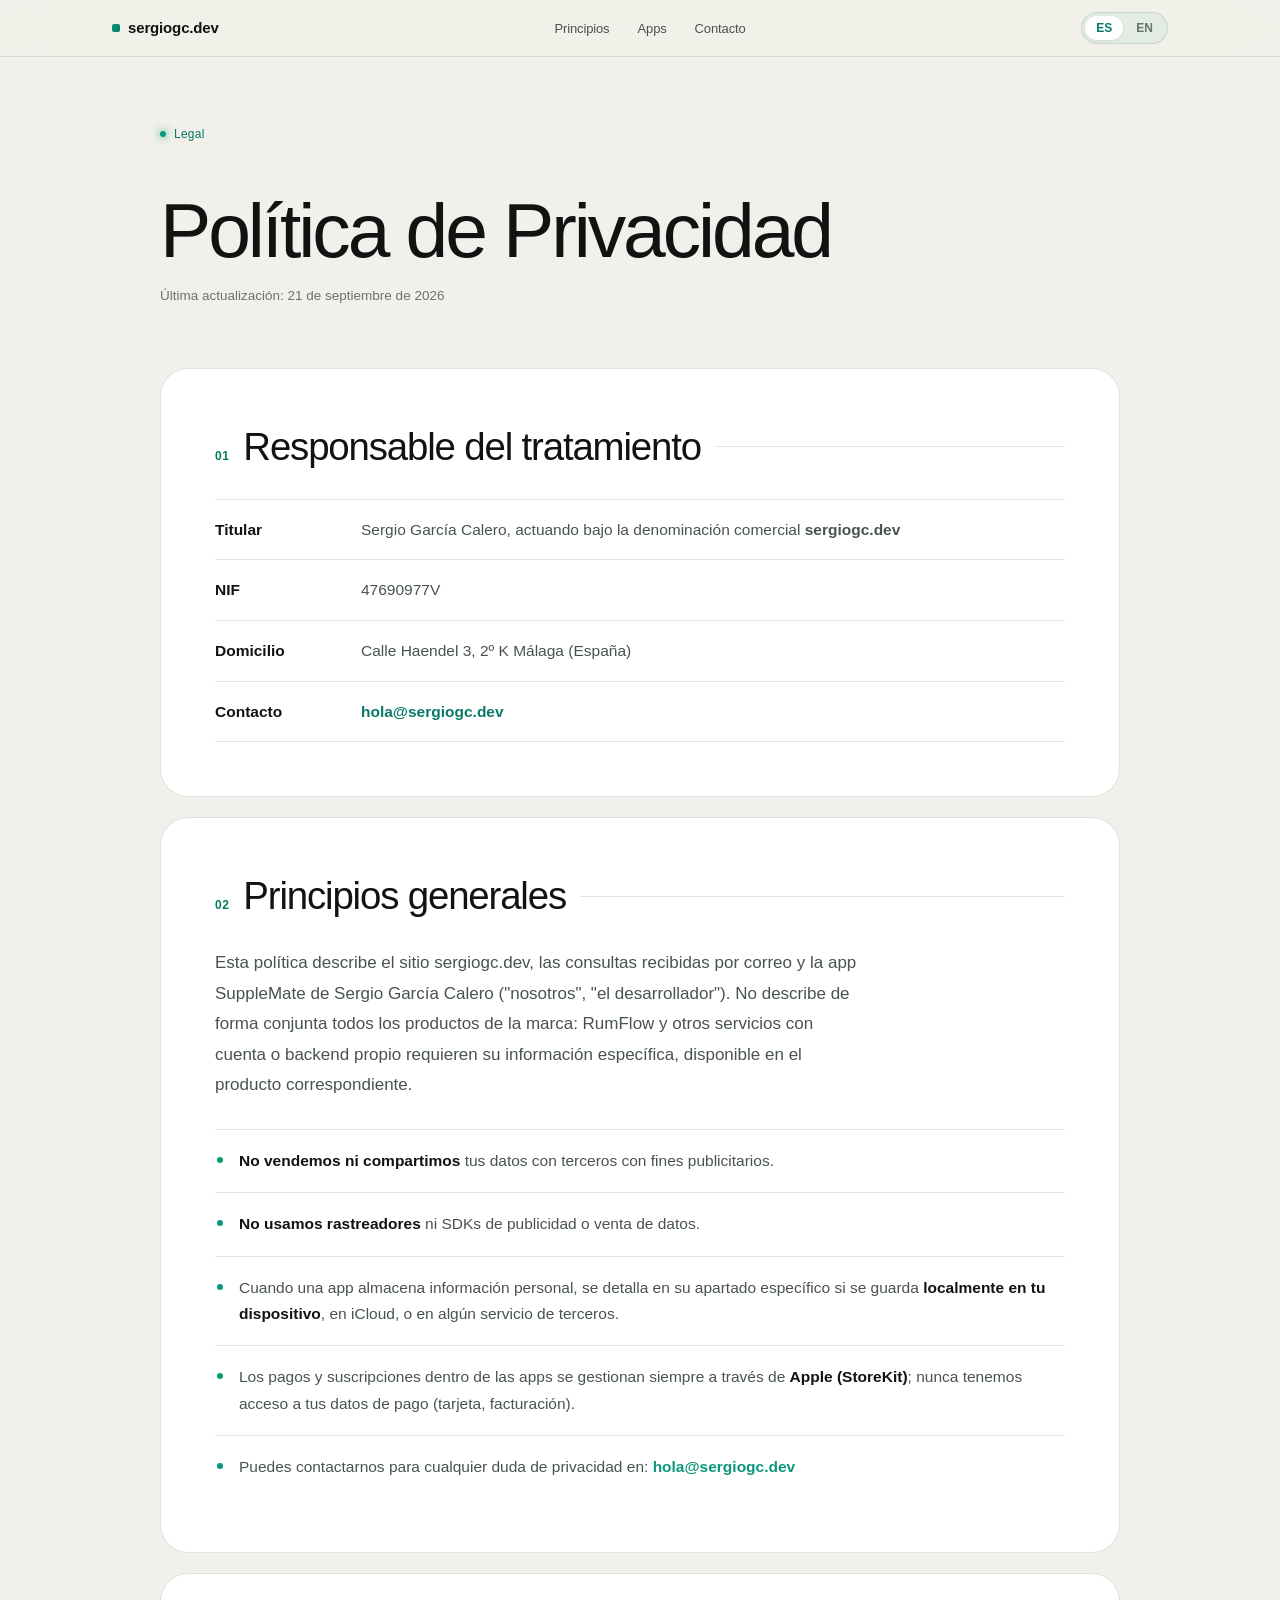
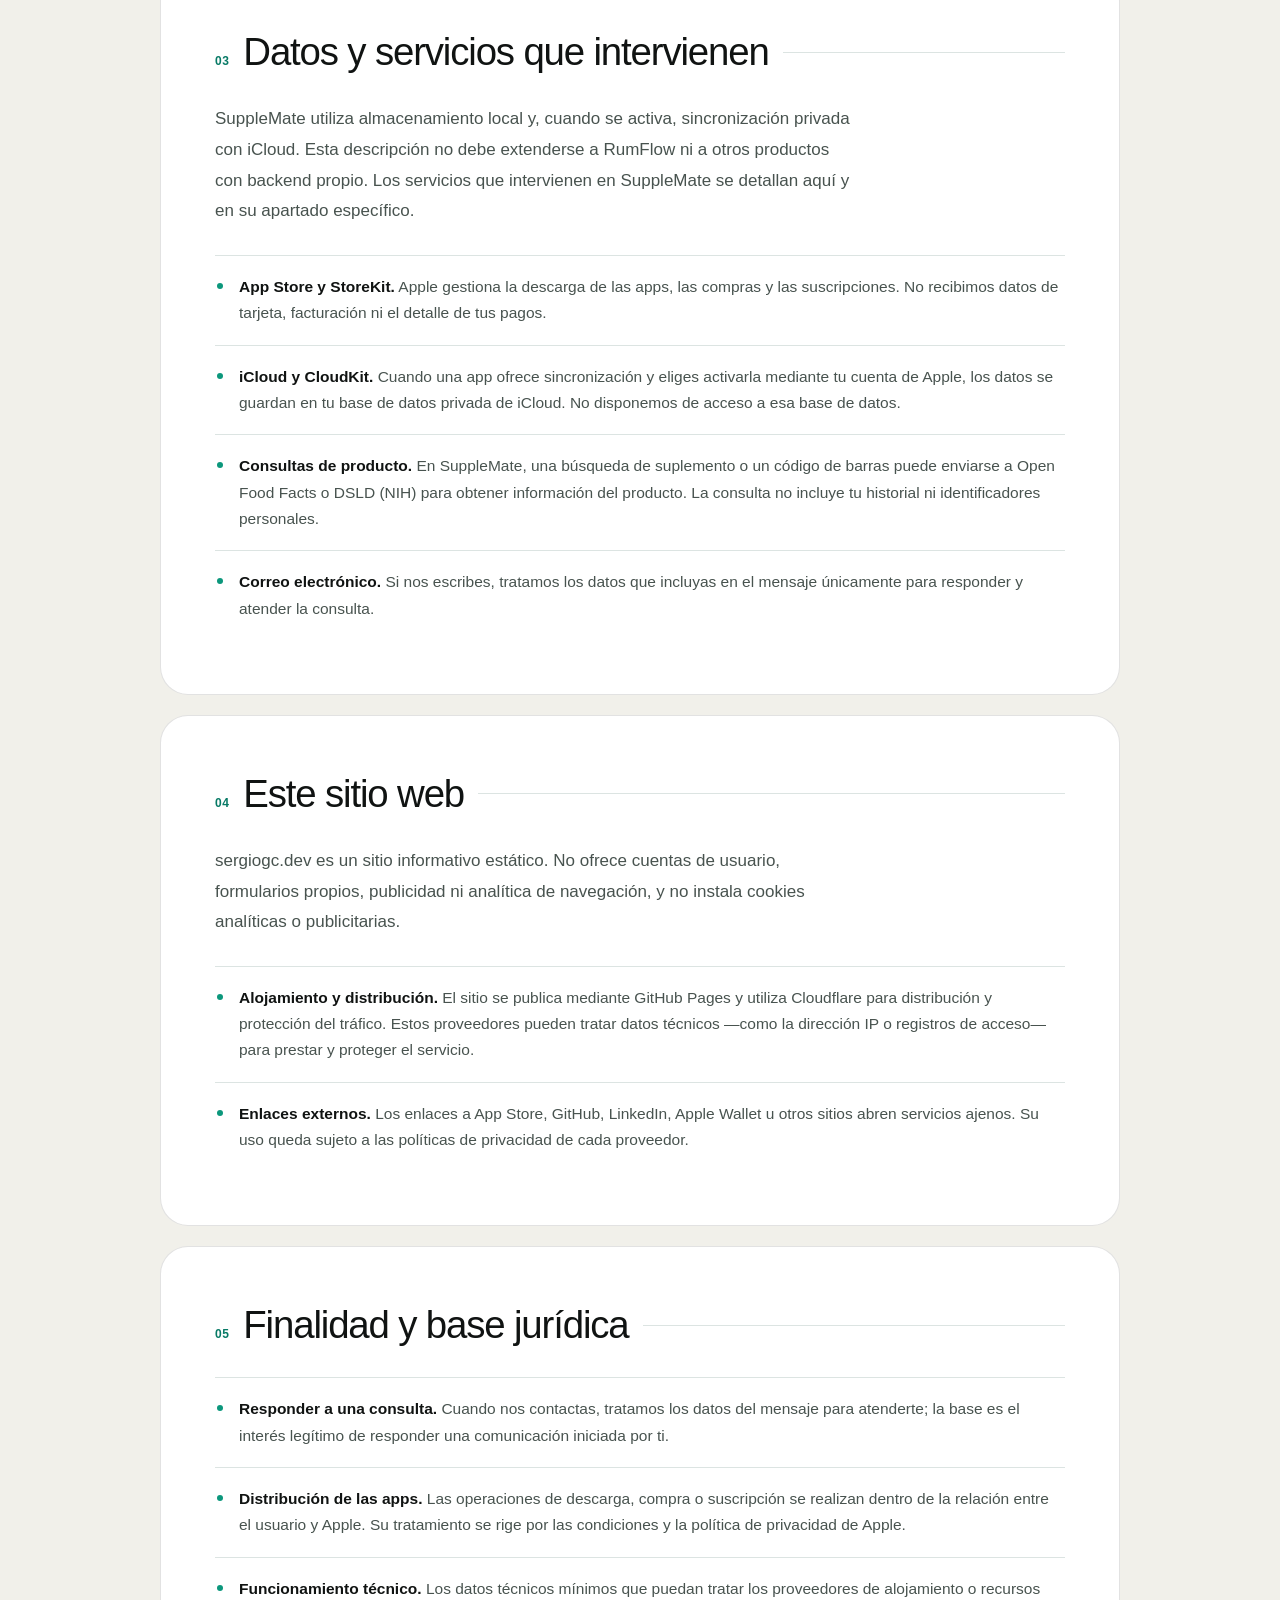
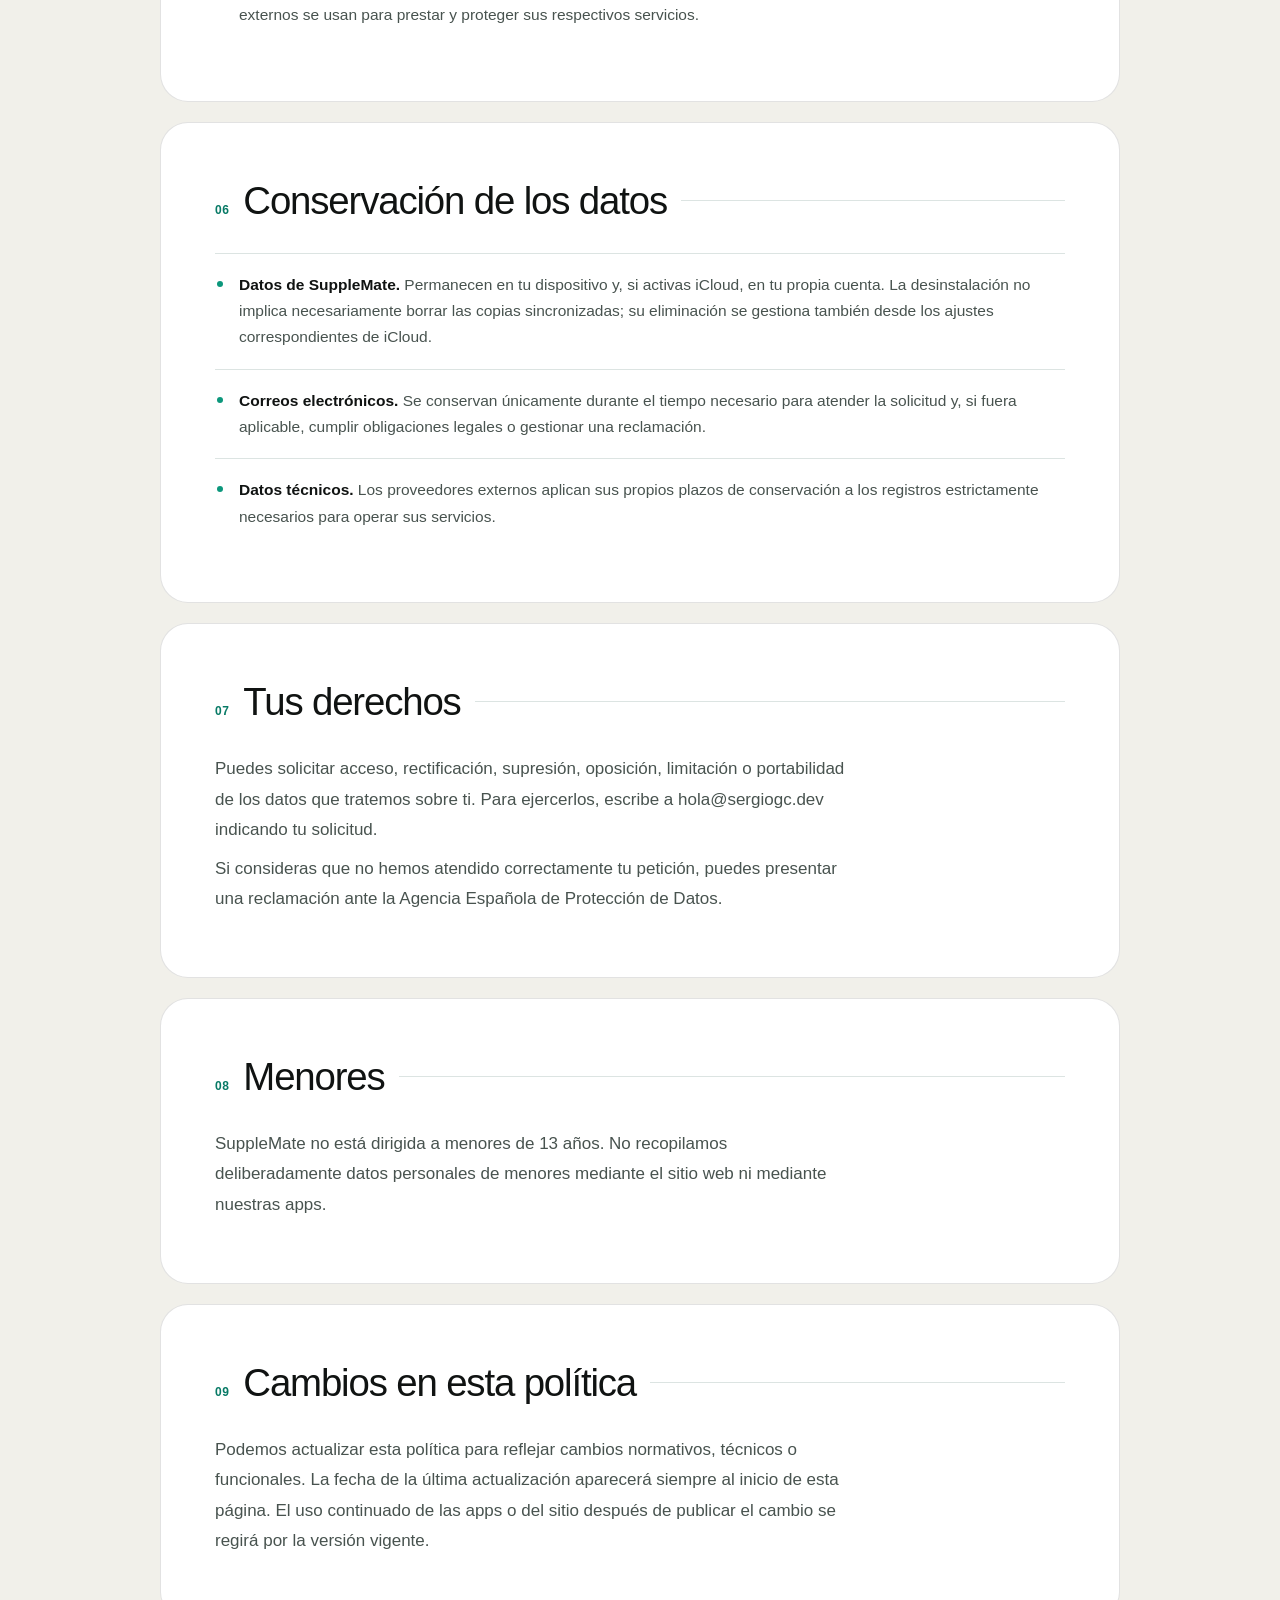
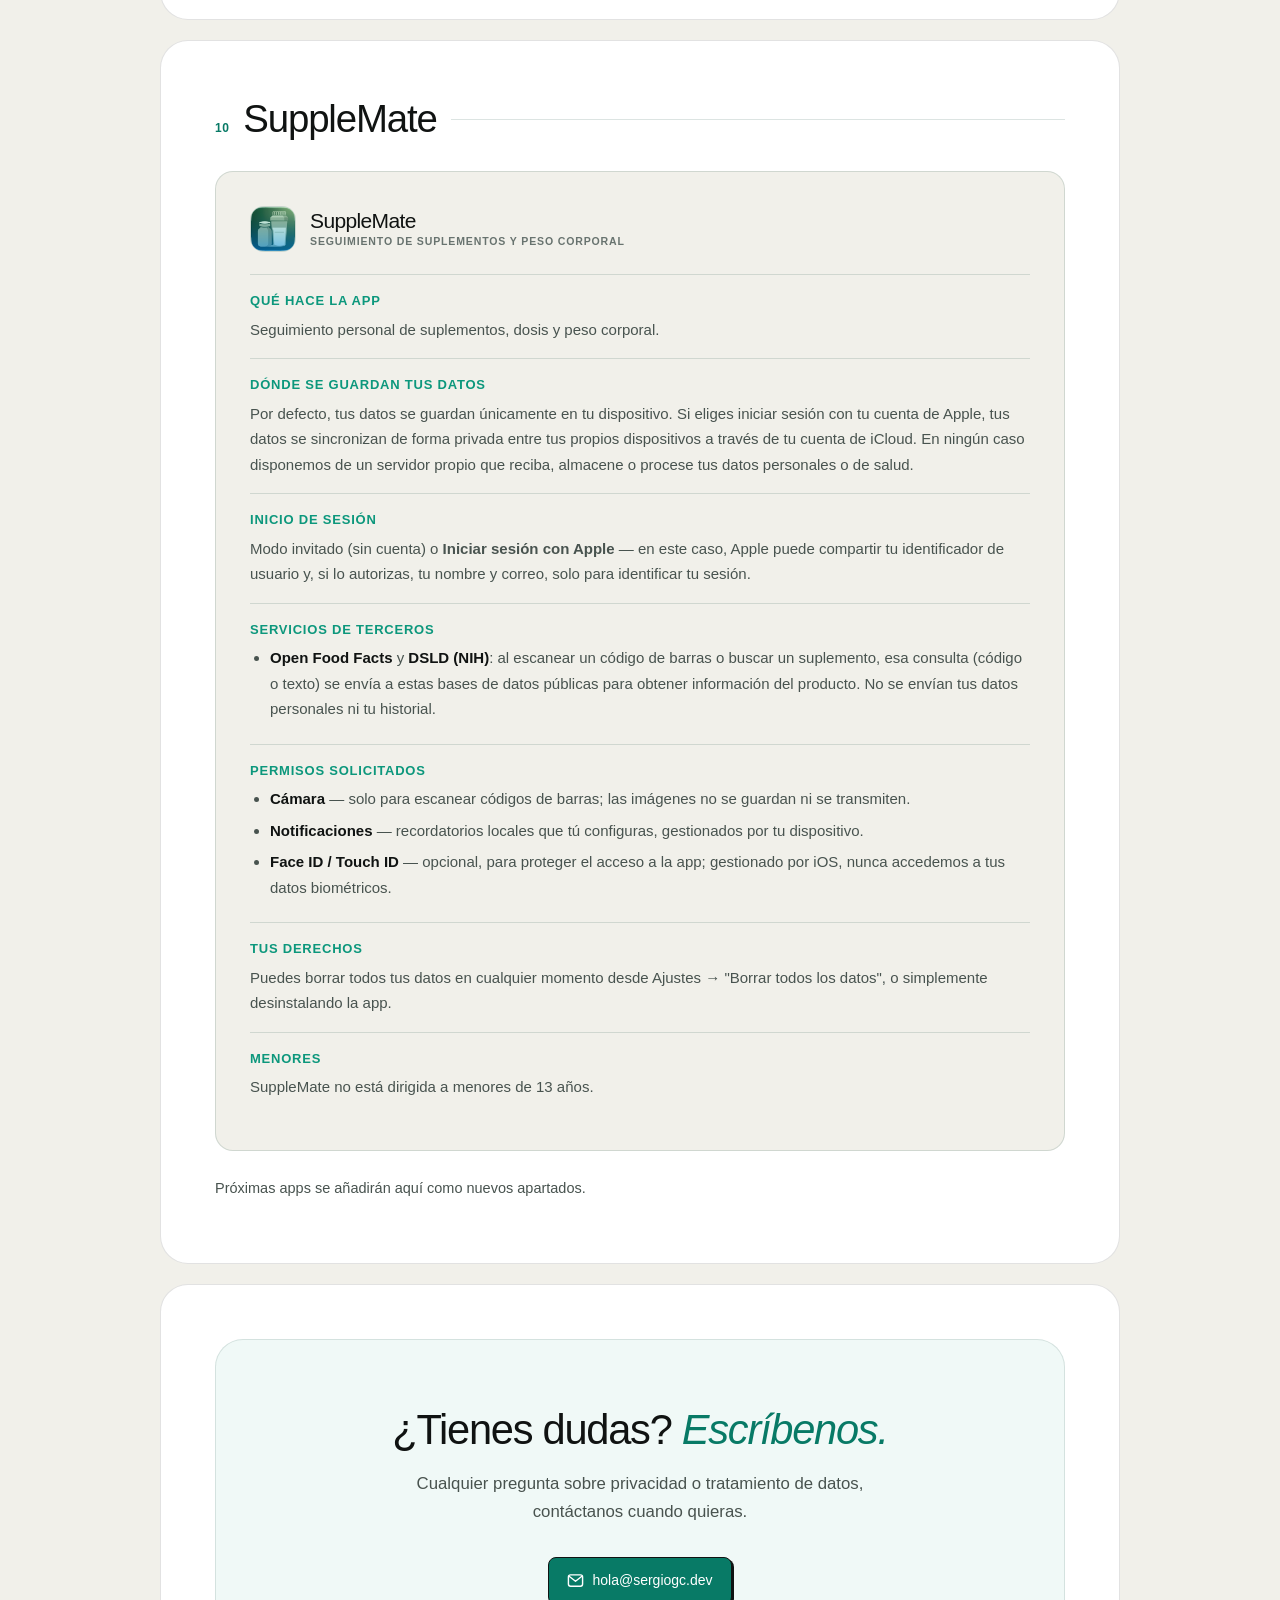
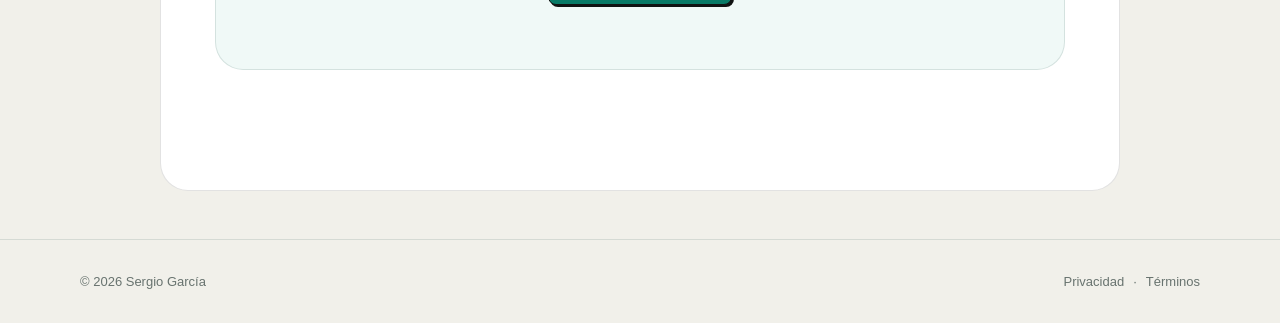
<file: privacy/index.html>
<!DOCTYPE html>
<html lang="es">

<head>
    <meta charset="UTF-8">
    <meta name="viewport" content="width=device-width, initial-scale=1.0">
    <title>▷ Política de Privacidad | SERGIOGC.DEV</title>
    <meta name="description"
        content="Información de privacidad de sergiogc.dev, las consultas profesionales y SuppleMate. Otros productos disponen de información específica en sus propios servicios.">
    <meta name="author" content="Sergio García">
    <meta name="robots" content="index, follow">
    <link rel="canonical" href="https://sergiogc.dev/privacy/">
    <meta property="og:type" content="website">
    <meta property="og:site_name" content="sergiogc.dev">
    <meta property="og:title" content="Política de Privacidad · Sergio García — iOS Developer">
    <meta property="og:description"
        content="Cómo tratamos tus datos en las apps de Sergio García: SuppleMate y futuras aplicaciones para iOS.">
    <meta property="og:url" content="https://sergiogc.dev/privacy/">
    <meta property="og:image" content="https://sergiogc.dev/assets/images/ogbanner.jpg?v=2">
    <meta property="og:image:width" content="1200">
    <meta property="og:image:height" content="630">
    <meta property="og:image:alt" content="sergiogc.dev — Apps iOS 100% nativas con Swift y SwiftUI">
    <meta name="twitter:card" content="summary_large_image">
    <meta name="twitter:title" content="Política de Privacidad · Sergio García — iOS Developer">
    <meta name="twitter:description"
        content="Cómo tratamos tus datos en las apps de Sergio García: SuppleMate y futuras aplicaciones para iOS.">
    <meta name="twitter:image" content="https://sergiogc.dev/assets/images/ogbanner.jpg?v=2">
    <meta name="theme-color" content="#F4FAF8">
    <link rel="icon" href="/favicon.ico?v=3" sizes="32x32">
    <link rel="icon" type="image/svg+xml" href="/assets/images/favicon.svg?v=3">
    <link rel="apple-touch-icon" href="/assets/images/apple-touch-icon.png">
    <link rel="stylesheet" href="/styles/main.css">
    <link rel="stylesheet" href="/styles/legal.css">
    <link rel="stylesheet" href="/styles/transitions.css">
    <link rel="stylesheet" href="/styles/footer.css">

    <!-- Schema.org -->
    <script type="application/ld+json">
    {
        "@context": "https://schema.org",
        "@type": "WebPage",
        "@id": "https://sergiogc.dev/privacy/#webpage",
        "url": "https://sergiogc.dev/privacy/",
        "name": "Política de Privacidad · Sergio García",
        "inLanguage": "es",
        "isPartOf": { "@id": "https://sergiogc.dev/#website" },
        "about": { "@id": "https://sergiogc.dev/#person" }
    }
    </script>
<meta name="robots" content="noindex, nofollow">
<link rel="stylesheet" href="/styles/preview-legal.css">
</head>

<body class="preview-legal">

    <!-- ── Sprite de iconos compartido: un único origen por icono, referenciado
         con <use> en toda la página. ── -->
    <svg style="display:none" aria-hidden="true">
        <defs>
            <symbol id="icon-mail" viewBox="0 0 24 24" fill="none" stroke="currentColor" stroke-width="2" stroke-linecap="round" stroke-linejoin="round">
                <rect x="2" y="4" width="20" height="16" rx="3" /><path d="m3 6 9 7 9-7" />
            </symbol>
        </defs>
    </svg>

    <nav>
        <div class="nav-inner">
            <a href="/" class="nav-logo">sergiogc.dev</a>
            <ul class="nav-links">
                <li><a href="#principios" data-nav-link="principles" data-i18n="nav-principios">Principios</a></li>
                <li><a href="#apps" data-nav-link="apps" data-i18n="nav-apps">Apps</a></li>
                <li><a href="#contact" data-i18n="nav-contacto">Contacto</a></li>
            </ul>
            <div class="nav-right">
                <div class="toggle-group" role="group" aria-label="Selector de idioma">
                    <button type="button" class="toggle-btn active" data-lang-btn="es">ES</button>
                    <button type="button" class="toggle-btn" data-lang-btn="en">EN</button>
                </div>
                <button class="icon-btn" id="themeToggle" aria-label="Cambiar tema">☀</button>
                <!-- <a href="/preview/" class="nav-cta" data-i18n="nav-back">← Inicio</a> -->
            </div>
        </div>
    </nav>

    <header>
        <div class="wrap">
            <span class="eyebrow reveal"><span class="dot"></span><span data-i18n="eyebrow">Legal</span></span>
            <h1 class="reveal">
                <span data-i18n="title">Política de Privacidad</span>
            </h1>
            <p class="updated reveal" data-i18n="updated">Última actualización: 21 de septiembre de 2026</p>
        </div>
    </header>

    <!-- ══════════════════════════ ESPAÑOL ══════════════════════════ -->
    <div data-lang-content="es" class="active">

        <section id="responsable">
            <div class="wrap">
                <div class="sec-head reveal"><span class="sec-num">01</span><h2 class="sec-title">Responsable del tratamiento</h2><span class="sec-line"></span></div>
                <div class="legal-identity reveal">
                    <p><strong>Titular</strong><span>Sergio García Calero, actuando bajo la denominación comercial <b>sergiogc.dev</b></span></p>
                    <p><strong>NIF</strong><span>47690977V</span></p>
                    <p><strong>Domicilio</strong><span>Calle Haendel 3, 2º K Málaga (España)</span></p>
                    <p><strong>Contacto</strong><a href="mailto:hola@sergiogc.dev">hola@sergiogc.dev</a></p>
                </div>
            </div>
        </section>

        <section id="principios">
            <div class="wrap">
                <div class="sec-head reveal"><span class="sec-num">02</span><h2 class="sec-title">Principios
                        generales</h2><span class="sec-line"></span></div>
                <p class="policy-lead reveal">
                    Esta política describe el sitio sergiogc.dev, las consultas recibidas por correo y la app
                    SuppleMate de Sergio García Calero ("nosotros", "el desarrollador"). No describe de forma
                    conjunta todos los productos de la marca: RumFlow y otros servicios con cuenta o backend
                    propio requieren su información específica, disponible en el producto correspondiente.
                </p>
                <ul class="principles reveal">
                    <li><b>No vendemos ni compartimos</b> tus datos con terceros con fines publicitarios.</li>
                    <li><b>No usamos rastreadores</b> ni SDKs de publicidad o venta de datos.</li>
                    <li>Cuando una app almacena información personal, se detalla en su apartado específico si se
                        guarda <b>localmente en tu dispositivo</b>, en iCloud, o en algún servicio de terceros.</li>
                    <li>Los pagos y suscripciones dentro de las apps se gestionan siempre a través de <b>Apple
                            (StoreKit)</b>; nunca tenemos acceso a tus datos de pago (tarjeta, facturación).</li>
                    <li>Puedes contactarnos para cualquier duda de privacidad en:
                        <a href="mailto:hola@sergiogc.dev">hola@sergiogc.dev</a>
                    </li>
                </ul>
            </div>
        </section>

        <section id="datos">
            <div class="wrap">
                <div class="sec-head reveal"><span class="sec-num">03</span><h2 class="sec-title">Datos y servicios que intervienen</h2><span class="sec-line"></span></div>
                <p class="policy-lead reveal">
                    SuppleMate utiliza almacenamiento local y, cuando se activa, sincronización privada con iCloud. Esta descripción no debe extenderse a RumFlow ni a otros productos con backend propio. Los servicios que intervienen en SuppleMate se detallan aquí y en su apartado específico.
                </p>
                <ul class="principles reveal">
                    <li><b>App Store y StoreKit.</b> Apple gestiona la descarga de las apps, las compras y las suscripciones. No recibimos datos de tarjeta, facturación ni el detalle de tus pagos.</li>
                    <li><b>iCloud y CloudKit.</b> Cuando una app ofrece sincronización y eliges activarla mediante tu cuenta de Apple, los datos se guardan en tu base de datos privada de iCloud. No disponemos de acceso a esa base de datos.</li>
                    <li><b>Consultas de producto.</b> En SuppleMate, una búsqueda de suplemento o un código de barras puede enviarse a Open Food Facts o DSLD (NIH) para obtener información del producto. La consulta no incluye tu historial ni identificadores personales.</li>
                    <li><b>Correo electrónico.</b> Si nos escribes, tratamos los datos que incluyas en el mensaje únicamente para responder y atender la consulta.</li>
                </ul>
            </div>
        </section>

        <section id="sitio-web">
            <div class="wrap">
                <div class="sec-head reveal"><span class="sec-num">04</span><h2 class="sec-title">Este sitio web</h2><span class="sec-line"></span></div>
                <p class="policy-lead reveal">
                    sergiogc.dev es un sitio informativo estático. No ofrece cuentas de usuario, formularios propios, publicidad ni analítica de navegación, y no instala cookies analíticas o publicitarias.
                </p>
                <ul class="principles reveal">
                    <li><b>Alojamiento y distribución.</b> El sitio se publica mediante GitHub Pages y utiliza Cloudflare para distribución y protección del tráfico. Estos proveedores pueden tratar datos técnicos —como la dirección IP o registros de acceso— para prestar y proteger el servicio.</li>
                    <li><b>Enlaces externos.</b> Los enlaces a App Store, GitHub, LinkedIn, Apple Wallet u otros sitios abren servicios ajenos. Su uso queda sujeto a las políticas de privacidad de cada proveedor.</li>
                </ul>
            </div>
        </section>

        <section id="base-juridica">
            <div class="wrap">
                <div class="sec-head reveal"><span class="sec-num">05</span><h2 class="sec-title">Finalidad y base jurídica</h2><span class="sec-line"></span></div>
                <ul class="principles reveal">
                    <li><b>Responder a una consulta.</b> Cuando nos contactas, tratamos los datos del mensaje para atenderte; la base es el interés legítimo de responder una comunicación iniciada por ti.</li>
                    <li><b>Distribución de las apps.</b> Las operaciones de descarga, compra o suscripción se realizan dentro de la relación entre el usuario y Apple. Su tratamiento se rige por las condiciones y la política de privacidad de Apple.</li>
                    <li><b>Funcionamiento técnico.</b> Los datos técnicos mínimos que puedan tratar los proveedores de alojamiento o recursos externos se usan para prestar y proteger sus respectivos servicios.</li>
                </ul>
            </div>
        </section>

        <section id="conservacion">
            <div class="wrap">
                <div class="sec-head reveal"><span class="sec-num">06</span><h2 class="sec-title">Conservación de los datos</h2><span class="sec-line"></span></div>
                <ul class="principles reveal">
                    <li><b>Datos de SuppleMate.</b> Permanecen en tu dispositivo y, si activas iCloud, en tu propia cuenta. La desinstalación no implica necesariamente borrar las copias sincronizadas; su eliminación se gestiona también desde los ajustes correspondientes de iCloud.</li>
                    <li><b>Correos electrónicos.</b> Se conservan únicamente durante el tiempo necesario para atender la solicitud y, si fuera aplicable, cumplir obligaciones legales o gestionar una reclamación.</li>
                    <li><b>Datos técnicos.</b> Los proveedores externos aplican sus propios plazos de conservación a los registros estrictamente necesarios para operar sus servicios.</li>
                </ul>
            </div>
        </section>

        <section id="derechos">
            <div class="wrap">
                <div class="sec-head reveal"><span class="sec-num">07</span><h2 class="sec-title">Tus derechos</h2><span class="sec-line"></span></div>
                <p class="policy-lead reveal">
                    Puedes solicitar acceso, rectificación, supresión, oposición, limitación o portabilidad de los datos que tratemos sobre ti. Para ejercerlos, escribe a <a href="mailto:hola@sergiogc.dev">hola@sergiogc.dev</a> indicando tu solicitud.
                </p>
                <p class="policy-lead reveal">
                    Si consideras que no hemos atendido correctamente tu petición, puedes presentar una reclamación ante la <a href="https://www.aepd.es/" target="_blank" rel="noopener">Agencia Española de Protección de Datos</a>.
                </p>
            </div>
        </section>

        <section id="menores">
            <div class="wrap">
                <div class="sec-head reveal"><span class="sec-num">08</span><h2 class="sec-title">Menores</h2><span class="sec-line"></span></div>
                <p class="policy-lead reveal">
                    SuppleMate no está dirigida a menores de 13 años. No recopilamos deliberadamente datos personales de menores mediante el sitio web ni mediante nuestras apps.
                </p>
            </div>
        </section>

        <section id="cambios">
            <div class="wrap">
                <div class="sec-head reveal"><span class="sec-num">09</span><h2 class="sec-title">Cambios en esta política</h2><span class="sec-line"></span></div>
                <p class="policy-lead reveal">
                    Podemos actualizar esta política para reflejar cambios normativos, técnicos o funcionales. La fecha de la última actualización aparecerá siempre al inicio de esta página. El uso continuado de las apps o del sitio después de publicar el cambio se regirá por la versión vigente.
                </p>
            </div>
        </section>

        <section id="apps">
            <div class="wrap">
                <div class="sec-head reveal"><span class="sec-num">10</span><h2 class="sec-title">SuppleMate</h2><span
                        class="sec-line"></span></div>

                <div class="app-policy reveal">
                    <div class="ap-head">
                        <div class="ap-icon">
                            <img src="/assets/appIcons/SuppleMate.png" alt="SuppleMate" width="64">
                        </div>
                        <div>
                            <h3>SuppleMate</h3>
                            <div class="ap-tag">Seguimiento de suplementos y peso corporal</div>
                        </div>
                    </div>

                    <div class="ap-row">
                        <span class="ap-k">Qué hace la app</span>
                        <p>Seguimiento personal de suplementos, dosis y peso corporal.</p>
                    </div>
                    <div class="ap-row">
                        <span class="ap-k">Dónde se guardan tus datos</span>
                        <p>Por defecto, tus datos se guardan únicamente en tu dispositivo. Si eliges iniciar sesión
                            con tu cuenta de Apple, tus datos se sincronizan de forma privada entre tus propios
                            dispositivos a través de tu cuenta de iCloud. En ningún caso disponemos de un servidor
                            propio que reciba, almacene o procese tus datos personales o de salud.</p>
                    </div>
                    <div class="ap-row">
                        <span class="ap-k">Inicio de sesión</span>
                        <p>Modo invitado (sin cuenta) o <b>Iniciar sesión con Apple</b> — en este caso, Apple puede
                            compartir tu identificador de usuario y, si lo autorizas, tu nombre y correo, solo para
                            identificar tu sesión.</p>
                    </div>
                    <div class="ap-row">
                        <span class="ap-k">Servicios de terceros</span>
                        <ul>
                            <li><b>Open Food Facts</b> y <b>DSLD (NIH)</b>: al escanear un código de barras o buscar
                                un suplemento, esa consulta (código o texto) se envía a estas bases de datos públicas
                                para obtener información del producto. No se envían tus datos personales ni tu
                                historial.</li>
                        </ul>
                    </div>
                    <div class="ap-row">
                        <span class="ap-k">Permisos solicitados</span>
                        <ul>
                            <li><b>Cámara</b> — solo para escanear códigos de barras; las imágenes no se guardan ni se
                                transmiten.</li>
                            <li><b>Notificaciones</b> — recordatorios locales que tú configuras, gestionados por tu
                                dispositivo.</li>
                            <li><b>Face ID / Touch ID</b> — opcional, para proteger el acceso a la app; gestionado por
                                iOS, nunca accedemos a tus datos biométricos.</li>
                        </ul>
                    </div>
                    <div class="ap-row">
                        <span class="ap-k">Tus derechos</span>
                        <p>Puedes borrar todos tus datos en cualquier momento desde Ajustes → "Borrar todos los
                            datos", o simplemente desinstalando la app.</p>
                    </div>
                    <div class="ap-row">
                        <span class="ap-k">Menores</span>
                        <p>SuppleMate no está dirigida a menores de 13 años.</p>
                    </div>
                </div>

                <p class="policy-lead policy-note reveal">
                    Próximas apps se añadirán aquí como nuevos apartados.
                </p>
            </div>
        </section>

    </div>

    <!-- ══════════════════════════ ENGLISH ══════════════════════════ -->
    <div data-lang-content="en">

        <section id="controller-en">
            <div class="wrap">
                <div class="sec-head reveal"><span class="sec-num">01</span><h2 class="sec-title">Data controller</h2><span class="sec-line"></span></div>
                <div class="legal-identity reveal">
                    <p><strong>Controller</strong><span>Sergio García Calero, trading as <b>sergiogc.dev</b></span></p>
                    <p><strong>Tax ID</strong><span>47690977V</span></p>
                    <p><strong>Address</strong><span>Calle Haendel 3, 2º K, Málaga, Spain</span></p>
                    <p><strong>Contact</strong><a href="mailto:hola@sergiogc.dev">hola@sergiogc.dev</a></p>
                </div>
            </div>
        </section>

        <section id="principios-en">
            <div class="wrap">
                <div class="sec-head reveal"><span class="sec-num">02</span><h2 class="sec-title">General
                        principles</h2><span class="sec-line"></span></div>
                <p class="policy-lead reveal">
                    This policy describes sergiogc.dev, enquiries received by email and the SuppleMate app by
                    Sergio García Calero ("we", "the developer"). It is not a joint description of every product:
                    RumFlow and other services with accounts or their own backend require product-specific
                    privacy information, available in the corresponding product.
                </p>
                <ul class="principles reveal">
                    <li>We <b>do not sell or share</b> your data with third parties for advertising purposes.</li>
                    <li>We <b>do not use trackers</b> or advertising / data-selling SDKs.</li>
                    <li>When an app stores personal information, its specific section explains whether it's stored
                        <b>locally on your device</b>, in iCloud, or with a third-party service.</li>
                    <li>In-app payments and subscriptions are always handled through <b>Apple (StoreKit)</b>; we
                        never have access to your payment data (card, billing).</li>
                    <li>You can contact us with any privacy questions at:
                        <a href="mailto:hola@sergiogc.dev">hola@sergiogc.dev</a>
                    </li>
                </ul>
            </div>
        </section>

        <section id="data-en">
            <div class="wrap">
                <div class="sec-head reveal"><span class="sec-num">03</span><h2 class="sec-title">Data and services involved</h2><span class="sec-line"></span></div>
                <p class="policy-lead reveal">
                    SuppleMate uses local storage and optional private iCloud sync. This description must not be extended to RumFlow or other products with their own backend. The services involved in SuppleMate are described here and in its dedicated section.
                </p>
                <ul class="principles reveal">
                    <li><b>App Store and StoreKit.</b> Apple handles app downloads, purchases, and subscriptions. We do not receive card, billing, or payment-detail data.</li>
                    <li><b>iCloud and CloudKit.</b> When an app offers sync and you choose to enable it with your Apple Account, data is stored in your private iCloud database. We do not have access to that database.</li>
                    <li><b>Product lookups.</b> In SuppleMate, a supplement search or barcode can be sent to Open Food Facts or DSLD (NIH) to retrieve product information. The request does not include your history or personal identifiers.</li>
                    <li><b>Email.</b> If you contact us, we process the information you include in your message solely to reply and handle your request.</li>
                </ul>
            </div>
        </section>

        <section id="website-en">
            <div class="wrap">
                <div class="sec-head reveal"><span class="sec-num">04</span><h2 class="sec-title">This website</h2><span class="sec-line"></span></div>
                <p class="policy-lead reveal">
                    sergiogc.dev is a static informational website. It has no user accounts, first-party forms, advertising, or browsing analytics, and it does not set analytics or advertising cookies.
                </p>
                <ul class="principles reveal">
                    <li><b>Hosting and delivery.</b> The site is published through GitHub Pages and uses Cloudflare to deliver and protect traffic. These providers may process technical data, such as IP addresses and access logs, to provide and protect the service.</li>
                    <li><b>External links.</b> Links to the App Store, GitHub, LinkedIn, Apple Wallet, or other websites open services operated by third parties. Their use is governed by each provider's privacy policy.</li>
                </ul>
            </div>
        </section>

        <section id="legal-basis-en">
            <div class="wrap">
                <div class="sec-head reveal"><span class="sec-num">05</span><h2 class="sec-title">Purpose and legal basis</h2><span class="sec-line"></span></div>
                <ul class="principles reveal">
                    <li><b>Replying to a request.</b> When you contact us, we process the information in your message to reply; the legal basis is our legitimate interest in responding to a communication you started.</li>
                    <li><b>App distribution.</b> Downloads, purchases, and subscriptions take place within the relationship between the user and Apple. Their processing is governed by Apple's terms and privacy policy.</li>
                    <li><b>Technical operation.</b> The minimum technical data that hosting or external-resource providers may process is used to provide and secure their respective services.</li>
                </ul>
            </div>
        </section>

        <section id="retention-en">
            <div class="wrap">
                <div class="sec-head reveal"><span class="sec-num">06</span><h2 class="sec-title">Data retention</h2><span class="sec-line"></span></div>
                <ul class="principles reveal">
                    <li><b>SuppleMate data.</b> It remains on your device and, if you enable iCloud, in your own account. Uninstalling the app does not necessarily delete synced copies; their removal also involves the corresponding iCloud settings.</li>
                    <li><b>Email messages.</b> They are retained only for as long as needed to handle the request and, where applicable, comply with legal obligations or manage a claim.</li>
                    <li><b>Technical data.</b> External providers apply their own retention periods to logs strictly necessary to operate their services.</li>
                </ul>
            </div>
        </section>

        <section id="rights-en">
            <div class="wrap">
                <div class="sec-head reveal"><span class="sec-num">07</span><h2 class="sec-title">Your rights</h2><span class="sec-line"></span></div>
                <p class="policy-lead reveal">
                    You can request access, rectification, erasure, objection, restriction, or portability of the data we process about you. To exercise these rights, email <a href="mailto:hola@sergiogc.dev">hola@sergiogc.dev</a> with your request.
                </p>
                <p class="policy-lead reveal">
                    If you believe your request has not been handled correctly, you can lodge a complaint with the <a href="https://www.aepd.es/" target="_blank" rel="noopener">Spanish Data Protection Agency</a>.
                </p>
            </div>
        </section>

        <section id="children-en">
            <div class="wrap">
                <div class="sec-head reveal"><span class="sec-num">08</span><h2 class="sec-title">Children</h2><span class="sec-line"></span></div>
                <p class="policy-lead reveal">
                    SuppleMate is not directed at children under 13. We do not knowingly collect personal data from children through this website or our apps.
                </p>
            </div>
        </section>

        <section id="changes-en">
            <div class="wrap">
                <div class="sec-head reveal"><span class="sec-num">09</span><h2 class="sec-title">Changes to this policy</h2><span class="sec-line"></span></div>
                <p class="policy-lead reveal">
                    We may update this policy to reflect legal, technical, or functional changes. The last-updated date will always appear at the top of this page. Continued use of the apps or website after a change is published is governed by the current version.
                </p>
            </div>
        </section>

        <section id="apps-en">
            <div class="wrap">
                <div class="sec-head reveal"><span class="sec-num">10</span><h2 class="sec-title">SuppleMate</h2><span
                        class="sec-line"></span></div>

                <div class="app-policy reveal">
                    <div class="ap-head">
                        <div class="ap-icon">💊</div>
                        <div>
                            <h3>SuppleMate</h3>
                            <div class="ap-tag">Supplement &amp; body-weight tracking</div>
                        </div>
                    </div>

                    <div class="ap-row">
                        <span class="ap-k">What the app does</span>
                        <p>Personal tracking of supplements, doses, and body weight.</p>
                    </div>
                    <div class="ap-row">
                        <span class="ap-k">Where your data is stored</span>
                        <p>By default, your data is stored only on your device. If you choose to sign in with your
                            Apple Account, your data is synced privately across your own devices through your iCloud
                            account. We never operate our own server that receives, stores, or processes your
                            personal or health data.</p>
                    </div>
                    <div class="ap-row">
                        <span class="ap-k">Sign-in</span>
                        <p>Guest mode (no account) or <b>Sign in with Apple</b> — in this case, Apple may share your
                            user identifier and, if you authorize it, your name and email, solely to identify your
                            session.</p>
                    </div>
                    <div class="ap-row">
                        <span class="ap-k">Third-party services</span>
                        <ul>
                            <li><b>Open Food Facts</b> and <b>DSLD (NIH)</b>: when scanning a barcode or searching for
                                a supplement, that query (barcode or text) is sent to these public databases to
                                retrieve product information. Your personal data and history are never sent.</li>
                        </ul>
                    </div>
                    <div class="ap-row">
                        <span class="ap-k">Permissions requested</span>
                        <ul>
                            <li><b>Camera</b> — only for scanning product barcodes; images are never stored or
                                transmitted.</li>
                            <li><b>Notifications</b> — local reminders that you configure, managed by your device.</li>
                            <li><b>Face ID / Touch ID</b> — optional, to protect access to the app; managed by iOS,
                                we never access your biometric data.</li>
                        </ul>
                    </div>
                    <div class="ap-row">
                        <span class="ap-k">Your rights</span>
                        <p>You can delete all your data at any time from Settings → "Delete all data", or simply by
                            uninstalling the app.</p>
                    </div>
                    <div class="ap-row">
                        <span class="ap-k">Children</span>
                        <p>SuppleMate is not directed at children under 13.</p>
                    </div>
                </div>

                <p class="policy-lead policy-note reveal">
                    Future apps will be added here as new sections.
                </p>
            </div>
        </section>

    </div>

    <section id="contact">
        <div class="wrap">
            <div class="contact reveal">
                <h2 data-i18n="contact-title">¿Tienes dudas? <em>Escríbenos.</em></h2>
                <p data-i18n="contact-sub">Cualquier pregunta sobre privacidad o tratamiento de datos, contáctanos
                    cuando quieras.</p>
                <div class="cta">
                    <a class="btn btn-primary" href="mailto:hola@sergiogc.dev">
                        <svg aria-hidden="true"><use href="#icon-mail"/></svg>
                        hola@sergiogc.dev
                    </a>
                    <!-- <a class="btn btn-ghost" href="/preview/">
                        <span data-i18n="back-home">← Volver al inicio</span>
                    </a> -->
                </div>
            </div>
        </div>
    </section>

    <footer data-site-footer data-local-preview></footer>
    <script src="/scripts/footer.js"></script>

    <script>
        const io = new IntersectionObserver((entries) => {
            entries.forEach(e => { if (e.isIntersecting) { e.target.classList.add('revealed'); io.unobserve(e.target); } });
        }, { threshold: .1 });
        document.querySelectorAll('.reveal').forEach((el, i) => {
            el.style.transitionDelay = (Math.min(i, 6) * 55) + 'ms';
            io.observe(el);
        });

        // ── Language switcher ──────────────────────────────
        const i18n = {
            es: {
                'nav-principios': 'Principios', 'nav-apps': 'Apps', 'nav-contacto': 'Contacto',
                'nav-back': '← Inicio',
                'eyebrow': 'Legal', 'title': 'Política de Privacidad',
                'updated': 'Última actualización: 21 de septiembre de 2026',
                'contact-title': '¿Tienes dudas? <em>Escríbenos.</em>',
                'contact-sub': 'Cualquier pregunta sobre privacidad o tratamiento de datos, contáctanos cuando quieras.',
                'back-home': '← Volver al inicio'
            },
            en: {
                'nav-principios': 'Principles', 'nav-apps': 'Apps', 'nav-contacto': 'Contact',
                'nav-back': '← Home',
                'eyebrow': 'Legal', 'title': 'Privacy Policy',
                'updated': 'Last updated: September 21, 2026',
                'contact-title': 'Questions? <em>Get in touch.</em>',
                'contact-sub': 'Any question about privacy or data handling, reach out anytime.',
                'back-home': '← Back to home'
            }
        };

        const btns = document.querySelectorAll('[data-lang-btn]');
        const blocks = document.querySelectorAll('[data-lang-content]');

        function setLang(lang) {
            btns.forEach(b => b.classList.toggle('active', b.dataset.langBtn === lang));
            blocks.forEach(b => b.classList.toggle('active', b.dataset.langContent === lang));
            document.querySelectorAll('[data-i18n]').forEach(el => {
                const key = el.dataset.i18n;
                if (i18n[lang][key]) el.innerHTML = i18n[lang][key];
            });
            document.querySelector('[data-nav-link="principles"]').href = lang === 'en' ? '#principios-en' : '#principios';
            document.querySelector('[data-nav-link="apps"]').href = lang === 'en' ? '#apps-en' : '#apps';
            document.documentElement.lang = lang;
            const url = new URL(location.href);
            if (lang === 'en') url.searchParams.set('lang', 'en');
            else url.searchParams.delete('lang');
            history.replaceState(null, '', url.pathname + url.search + url.hash);
            document.querySelectorAll('[data-lang-btn]').forEach(b => b.setAttribute('aria-pressed', String(b.dataset.langBtn === lang)));
            document.querySelectorAll('a[href^="/preview/"]').forEach(a => {
                const destination = new URL(a.href);
                if (lang === 'en') destination.searchParams.set('lang', 'en');
                else destination.searchParams.delete('lang');
                a.href = destination.pathname + destination.search + destination.hash;
            });
            window.dispatchEvent(new Event('site-language-change'));
            // El bloque del idioma oculto nunca dispara el IntersectionObserver;
            // al cambiar de idioma se revela de golpe para que no quede invisible.
            document.querySelectorAll('.reveal').forEach(el => el.classList.add('revealed'));
        }

        btns.forEach(b => b.addEventListener('click', () => setLang(b.dataset.langBtn)));

        setLang(new URLSearchParams(location.search).get('lang') === 'en' ? 'en' : 'es');

        const themeToggle = document.getElementById('themeToggle');
        themeToggle.addEventListener('click', () => {
            const html = document.documentElement;
            const isDark = html.getAttribute('data-theme') === 'dark';
            html.setAttribute('data-theme', isDark ? 'light' : 'dark');
            themeToggle.textContent = isDark ? '☀' : '☾';
        });
    </script>
</body>
</html>
</file>
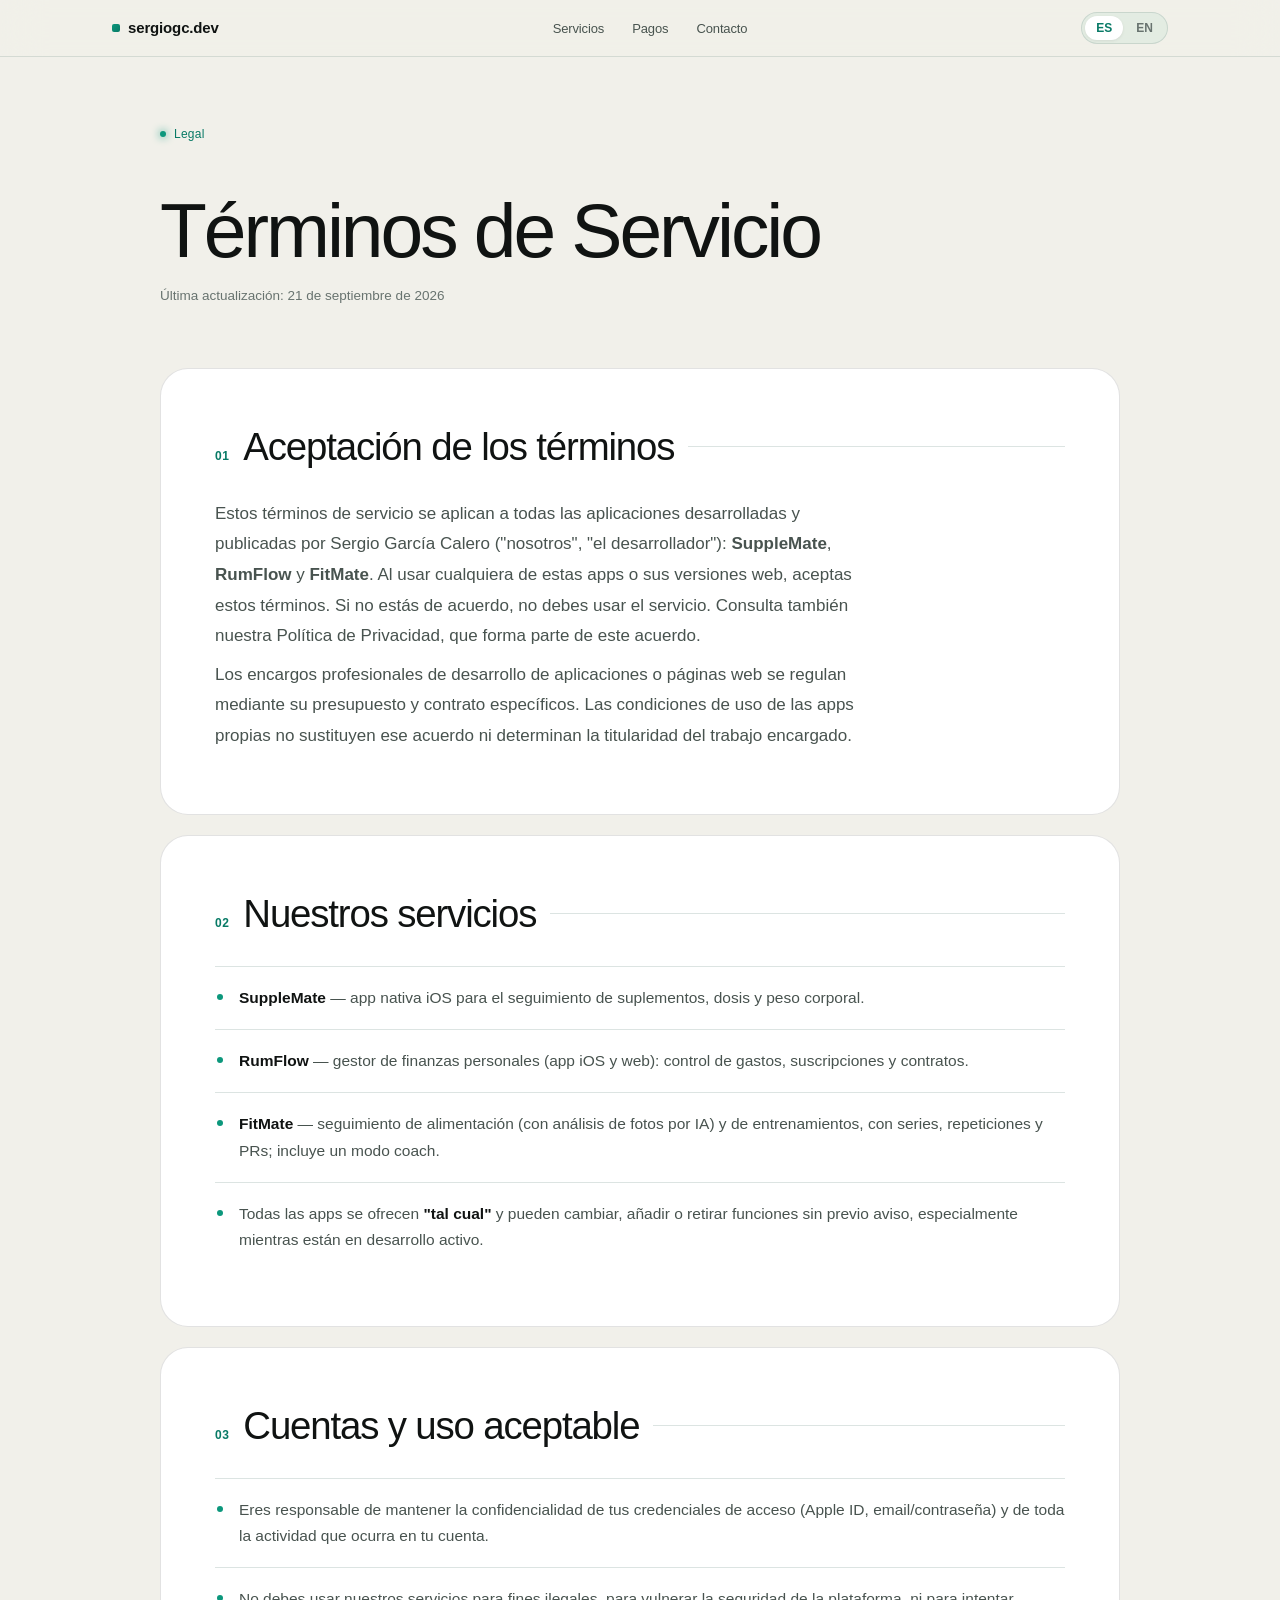
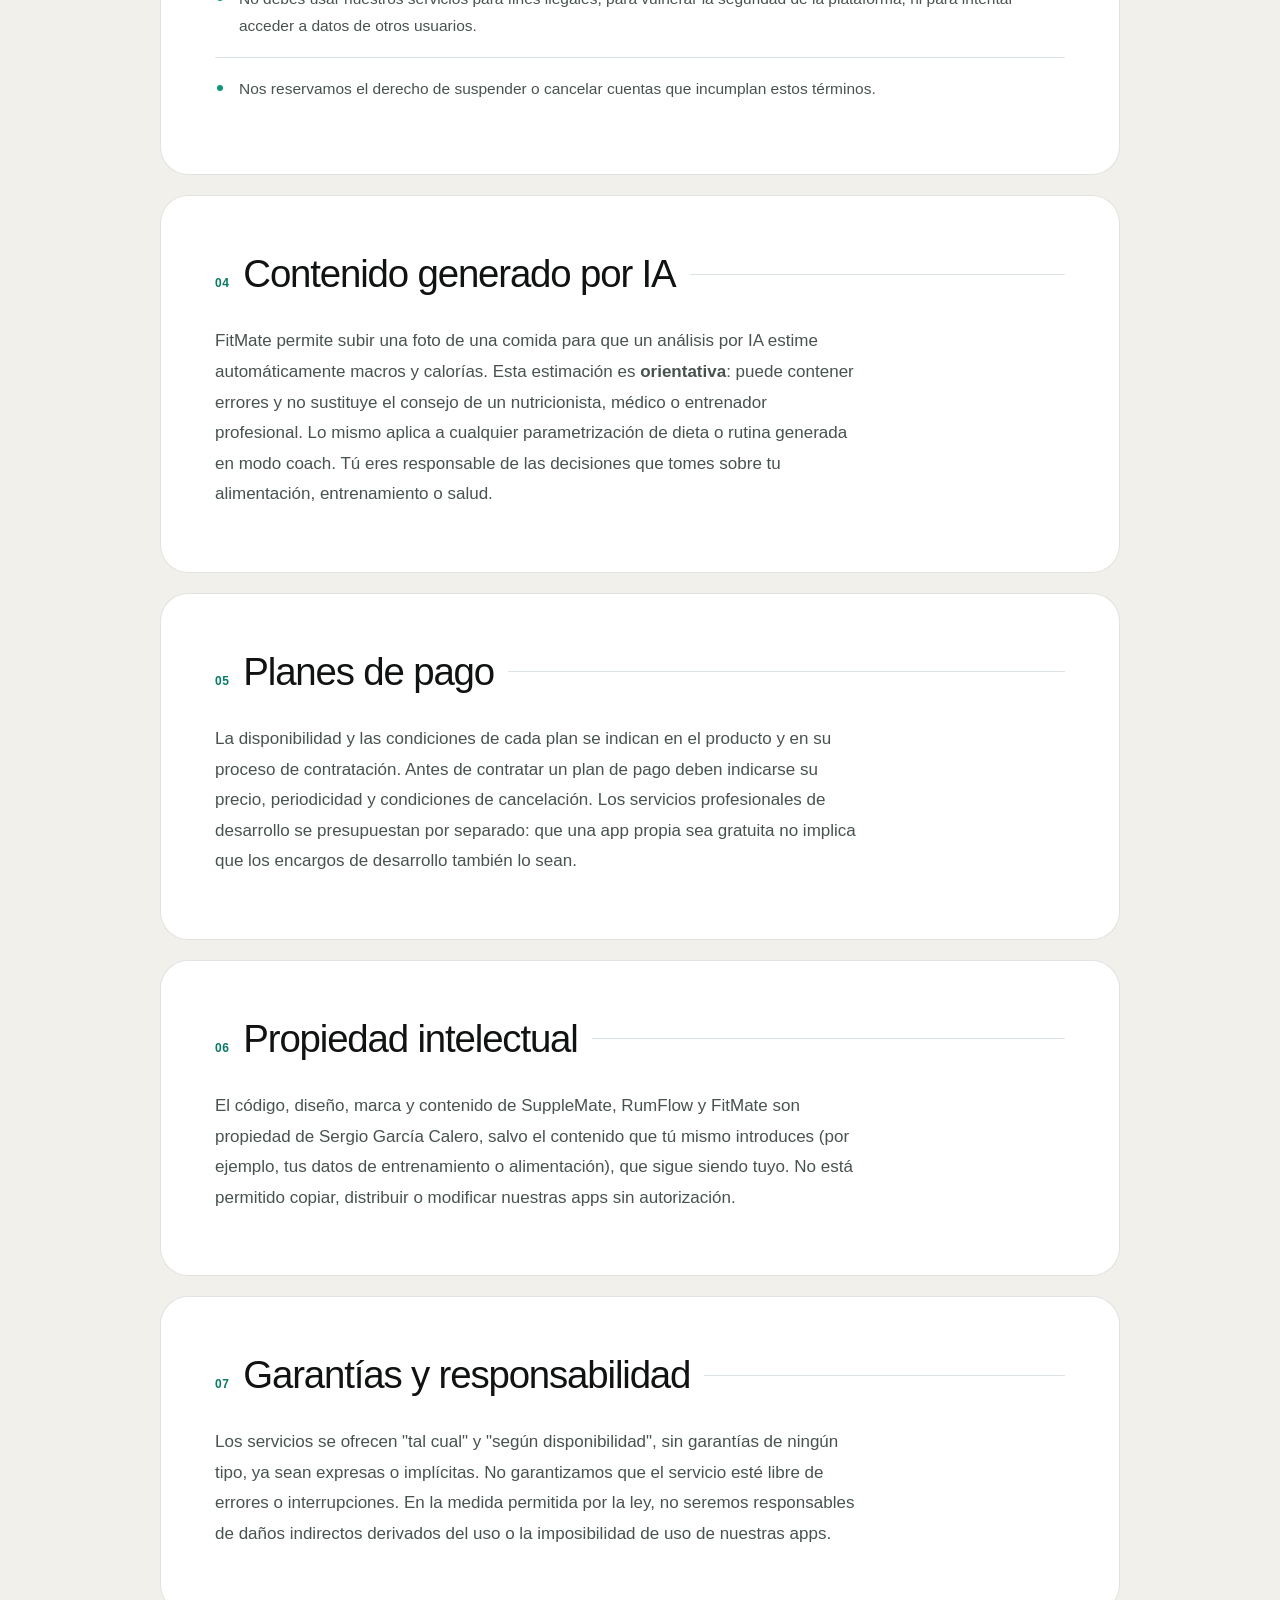
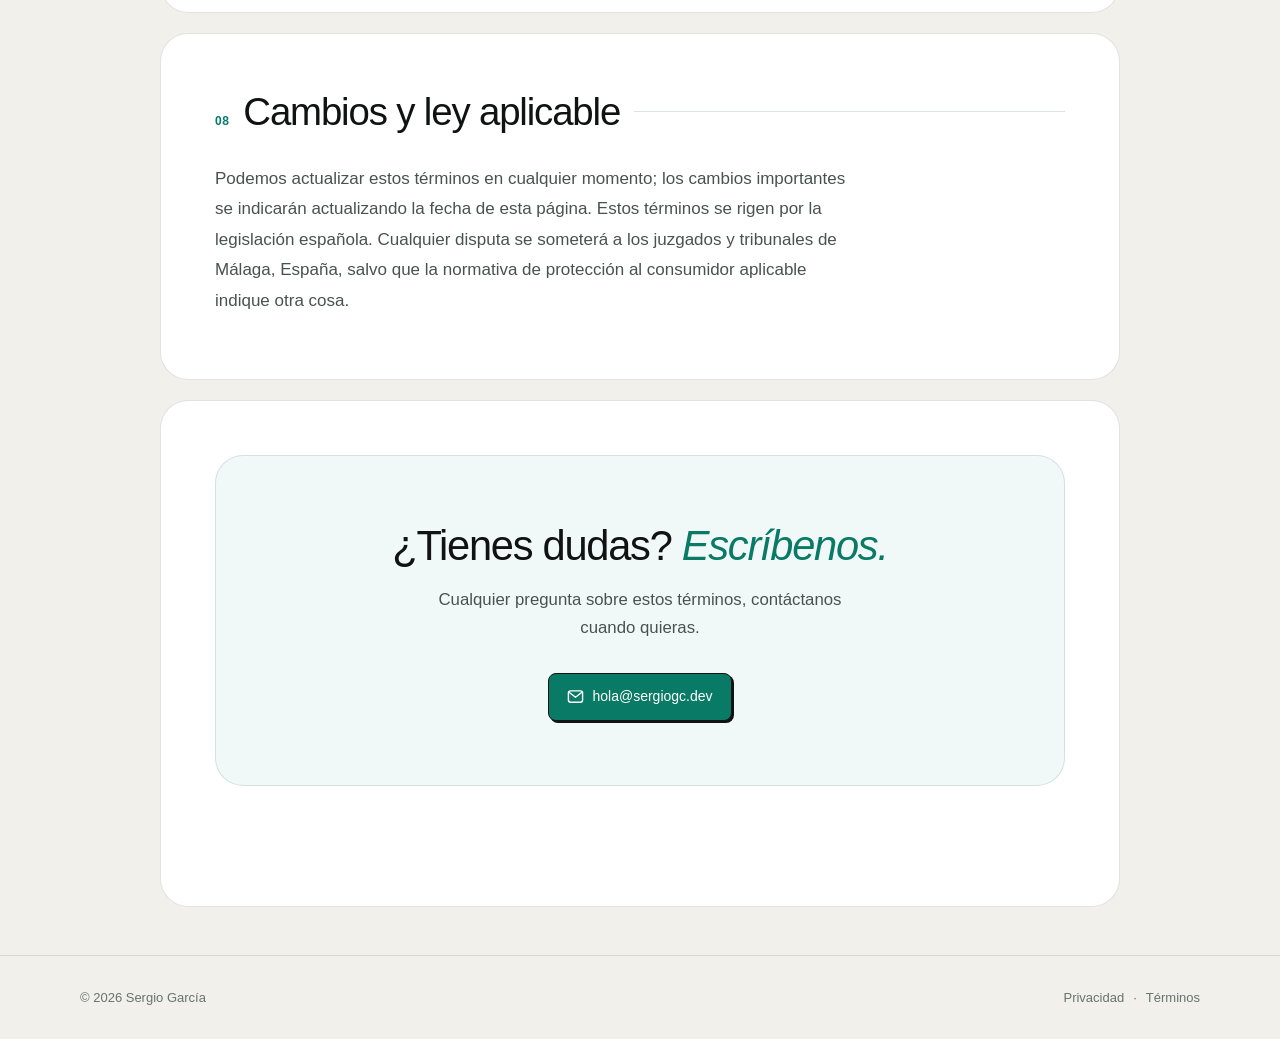
<file: terms/index.html>
<!DOCTYPE html>
<html lang="es">

<head>
    <meta charset="UTF-8">
    <meta name="viewport" content="width=device-width, initial-scale=1.0">
    <title>▷ Términos de Servicio | SERGIOGC.DEV</title>
    <meta name="description"
        content="Términos de servicio de las aplicaciones desarrolladas por Sergio García (SuppleMate, RumFlow y FitMate) para el ecosistema Apple y la web.">
    <meta name="author" content="Sergio García">
    <meta name="robots" content="index, follow">
    <link rel="canonical" href="https://sergiogc.dev/terms/">
    <meta property="og:type" content="website">
    <meta property="og:site_name" content="sergiogc.dev">
    <meta property="og:title" content="Términos de Servicio · Sergio García — iOS Developer">
    <meta property="og:description"
        content="Condiciones de uso de las apps de Sergio García: SuppleMate, RumFlow y FitMate.">
    <meta property="og:url" content="https://sergiogc.dev/terms/">
    <meta property="og:image" content="https://sergiogc.dev/assets/images/ogbanner.jpg?v=2">
    <meta property="og:image:width" content="1200">
    <meta property="og:image:height" content="630">
    <meta property="og:image:alt" content="sergiogc.dev — Apps iOS 100% nativas con Swift y SwiftUI">
    <meta name="twitter:card" content="summary_large_image">
    <meta name="twitter:title" content="Términos de Servicio · Sergio García — iOS Developer">
    <meta name="twitter:description"
        content="Condiciones de uso de las apps de Sergio García: SuppleMate, RumFlow y FitMate.">
    <meta name="twitter:image" content="https://sergiogc.dev/assets/images/ogbanner.jpg?v=2">
    <meta name="theme-color" content="#F4FAF8">
    <link rel="icon" href="/favicon.ico?v=3" sizes="32x32">
    <link rel="icon" type="image/svg+xml" href="/assets/images/favicon.svg?v=3">
    <link rel="apple-touch-icon" href="/assets/images/apple-touch-icon.png">
    <link rel="stylesheet" href="/styles/main.css">
    <link rel="stylesheet" href="/styles/legal.css">
    <link rel="stylesheet" href="/styles/transitions.css">
    <link rel="stylesheet" href="/styles/footer.css">

    <!-- Schema.org -->
    <script type="application/ld+json">
    {
        "@context": "https://schema.org",
        "@type": "WebPage",
        "@id": "https://sergiogc.dev/terms/#webpage",
        "url": "https://sergiogc.dev/terms/",
        "name": "Términos de Servicio · Sergio García",
        "inLanguage": "es",
        "isPartOf": { "@id": "https://sergiogc.dev/#website" },
        "about": { "@id": "https://sergiogc.dev/#person" }
    }
    </script>
<meta name="robots" content="noindex, nofollow">
<link rel="stylesheet" href="/styles/preview-legal.css">
</head>

<body class="preview-legal">

    <!-- ── Sprite de iconos compartido: un único origen por icono, referenciado
         con <use> en toda la página. ── -->
    <svg style="display:none" aria-hidden="true">
        <defs>
            <symbol id="icon-mail" viewBox="0 0 24 24" fill="none" stroke="currentColor" stroke-width="2" stroke-linecap="round" stroke-linejoin="round">
                <rect x="2" y="4" width="20" height="16" rx="3" /><path d="m3 6 9 7 9-7" />
            </symbol>
        </defs>
    </svg>

    <nav>
        <div class="nav-inner">
            <a href="/preview/" class="nav-logo">sergiogc.dev</a>
            <ul class="nav-links">
                <li><a href="#servicios" data-i18n="nav-servicios">Servicios</a></li>
                <li><a href="#pagos" data-i18n="nav-pagos">Pagos</a></li>
                <li><a href="#contact" data-i18n="nav-contacto">Contacto</a></li>
            </ul>
            <div class="nav-right">
                <div class="toggle-group" role="group" aria-label="Selector de idioma">
                    <button type="button" class="toggle-btn active" data-lang-btn="es">ES</button>
                    <button type="button" class="toggle-btn" data-lang-btn="en">EN</button>
                </div>
                <button class="icon-btn" id="themeToggle" aria-label="Cambiar tema">☀</button>
            </div>
        </div>
    </nav>

    <header>
        <div class="wrap">
            <span class="eyebrow reveal"><span class="dot"></span><span data-i18n="eyebrow">Legal</span></span>
            <h1 class="reveal">
                <span data-i18n="title">Términos de Servicio</span>
            </h1>
            <p class="updated reveal" data-i18n="updated">Última actualización: 21 de septiembre de 2026</p>
        </div>
    </header>

    <!-- ══════════════════════════ ESPAÑOL ══════════════════════════ -->
    <div data-lang-content="es" class="active">

        <section id="aceptacion">
            <div class="wrap">
                <div class="sec-head reveal"><span class="sec-num">01</span><h2 class="sec-title">Aceptación de los
                        términos</h2><span class="sec-line"></span></div>
                <p class="policy-lead reveal">
                    Estos términos de servicio se aplican a todas las aplicaciones desarrolladas y publicadas por
                    Sergio García Calero ("nosotros", "el desarrollador"): <b>SuppleMate</b>, <b>RumFlow</b> y
                    <b>FitMate</b>. Al usar cualquiera de estas apps o sus versiones web, aceptas estos términos. Si
                    no estás de acuerdo, no debes usar el servicio. Consulta también nuestra
                    <a href="/preview/privacy/">Política de Privacidad</a>, que forma parte de este acuerdo.
                </p>
                <p class="policy-lead reveal">Los encargos profesionales de desarrollo de aplicaciones o páginas web se regulan mediante su presupuesto y contrato específicos. Las condiciones de uso de las apps propias no sustituyen ese acuerdo ni determinan la titularidad del trabajo encargado.</p>
            </div>
        </section>

        <section id="servicios">
            <div class="wrap">
                <div class="sec-head reveal"><span class="sec-num">02</span><h2 class="sec-title">Nuestros
                        servicios</h2><span class="sec-line"></span></div>
                <ul class="principles reveal">
                    <li><b>SuppleMate</b> — app nativa iOS para el seguimiento de suplementos, dosis y peso
                        corporal.</li>
                    <li><b>RumFlow</b> — gestor de finanzas personales (app iOS y web): control de gastos,
                        suscripciones y contratos.</li>
                    <li><b>FitMate</b> — seguimiento de alimentación (con análisis de fotos por IA) y de
                        entrenamientos, con series, repeticiones y PRs; incluye un modo coach.</li>
                    <li>Todas las apps se ofrecen <b>"tal cual"</b> y pueden cambiar, añadir o retirar funciones sin
                        previo aviso, especialmente mientras están en desarrollo activo.</li>
                </ul>
            </div>
        </section>

        <section id="cuentas">
            <div class="wrap">
                <div class="sec-head reveal"><span class="sec-num">03</span><h2 class="sec-title">Cuentas y uso
                        aceptable</h2><span class="sec-line"></span></div>
                <ul class="principles reveal">
                    <li>Eres responsable de mantener la confidencialidad de tus credenciales de acceso (Apple ID,
                        email/contraseña) y de toda la actividad que ocurra en tu cuenta.</li>
                    <li>No debes usar nuestros servicios para fines ilegales, para vulnerar la seguridad de la
                        plataforma, ni para intentar acceder a datos de otros usuarios.</li>
                    <li>Nos reservamos el derecho de suspender o cancelar cuentas que incumplan estos términos.</li>
                </ul>
            </div>
        </section>

        <section id="ia">
            <div class="wrap">
                <div class="sec-head reveal"><span class="sec-num">04</span><h2 class="sec-title">Contenido generado
                        por IA</h2><span class="sec-line"></span></div>
                <p class="policy-lead reveal">
                    FitMate permite subir una foto de una comida para que un análisis por IA estime automáticamente
                    macros y calorías. Esta estimación es <b>orientativa</b>: puede contener errores y no sustituye
                    el consejo de un nutricionista, médico o entrenador profesional. Lo mismo aplica a cualquier
                    parametrización de dieta o rutina generada en modo coach. Tú eres responsable de las decisiones
                    que tomes sobre tu alimentación, entrenamiento o salud.
                </p>
            </div>
        </section>

        <section id="pagos">
            <div class="wrap">
                <div class="sec-head reveal"><span class="sec-num">05</span><h2 class="sec-title">Planes de
                        pago</h2><span class="sec-line"></span></div>
                <p class="policy-lead reveal">
                    La disponibilidad y las condiciones de cada plan se indican en el producto y en su proceso de contratación.
                    Antes de contratar un plan de pago deben indicarse su precio, periodicidad y condiciones de cancelación.
                    Los servicios profesionales de desarrollo se presupuestan por separado: que una app propia sea gratuita
                    no implica que los encargos de desarrollo también lo sean.
                </p>
            </div>
        </section>

        <section id="propiedad">
            <div class="wrap">
                <div class="sec-head reveal"><span class="sec-num">06</span><h2 class="sec-title">Propiedad
                        intelectual</h2><span class="sec-line"></span></div>
                <p class="policy-lead reveal">
                    El código, diseño, marca y contenido de SuppleMate, RumFlow y FitMate son propiedad de Sergio
                    García Calero, salvo el contenido que tú mismo introduces (por ejemplo, tus datos de
                    entrenamiento o alimentación), que sigue siendo tuyo. No está permitido copiar, distribuir o
                    modificar nuestras apps sin autorización.
                </p>
            </div>
        </section>

        <section id="garantia">
            <div class="wrap">
                <div class="sec-head reveal"><span class="sec-num">07</span><h2 class="sec-title">Garantías y
                        responsabilidad</h2><span class="sec-line"></span></div>
                <p class="policy-lead reveal">
                    Los servicios se ofrecen "tal cual" y "según disponibilidad", sin garantías de ningún tipo, ya
                    sean expresas o implícitas. No garantizamos que el servicio esté libre de errores o
                    interrupciones. En la medida permitida por la ley, no seremos responsables de daños indirectos
                    derivados del uso o la imposibilidad de uso de nuestras apps.
                </p>
            </div>
        </section>

        <section id="cambios">
            <div class="wrap">
                <div class="sec-head reveal"><span class="sec-num">08</span><h2 class="sec-title">Cambios y ley
                        aplicable</h2><span class="sec-line"></span></div>
                <p class="policy-lead reveal">
                    Podemos actualizar estos términos en cualquier momento; los cambios importantes se indicarán
                    actualizando la fecha de esta página. Estos términos se rigen por la legislación española.
                    Cualquier disputa se someterá a los juzgados y tribunales de Málaga, España, salvo que la
                    normativa de protección al consumidor aplicable indique otra cosa.
                </p>
            </div>
        </section>

    </div>

    <!-- ══════════════════════════ ENGLISH ══════════════════════════ -->
    <div data-lang-content="en">

        <section id="aceptacion-en">
            <div class="wrap">
                <div class="sec-head reveal"><span class="sec-num">01</span><h2 class="sec-title">Acceptance of
                        terms</h2><span class="sec-line"></span></div>
                <p class="policy-lead reveal">
                    These terms of service apply to all applications developed and published by Sergio García Calero
                    ("we", "the developer"): <b>SuppleMate</b>, <b>RumFlow</b> and <b>FitMate</b>. By using any of
                    these apps or their web versions, you agree to these terms. If you don't agree, you should not
                    use the service. Please also check our <a href="/preview/privacy/">Privacy Policy</a>, which is part of
                    this agreement.
                </p>
                <p class="policy-lead reveal">Professional app and website development projects are governed by their own quotation and contract. Terms for our own apps do not replace that agreement or determine ownership of commissioned work.</p>
            </div>
        </section>

        <section id="servicios-en">
            <div class="wrap">
                <div class="sec-head reveal"><span class="sec-num">02</span><h2 class="sec-title">Our
                        services</h2><span class="sec-line"></span></div>
                <ul class="principles reveal">
                    <li><b>SuppleMate</b> — native iOS app for tracking supplements, doses, and body weight.</li>
                    <li><b>RumFlow</b> — personal finance manager (iOS and web app): expenses, subscriptions, and
                        contracts.</li>
                    <li><b>FitMate</b> — nutrition tracking (with AI photo analysis) and workout tracking with sets,
                        reps, and PRs; includes a coach mode.</li>
                    <li>All apps are provided <b>"as is"</b> and may change, add, or remove features without prior
                        notice, especially while under active development.</li>
                </ul>
            </div>
        </section>

        <section id="cuentas-en">
            <div class="wrap">
                <div class="sec-head reveal"><span class="sec-num">03</span><h2 class="sec-title">Accounts and
                        acceptable use</h2><span class="sec-line"></span></div>
                <ul class="principles reveal">
                    <li>You're responsible for keeping your login credentials (Apple ID, email/password)
                        confidential, and for all activity under your account.</li>
                    <li>You may not use our services for illegal purposes, to compromise platform security, or to
                        attempt to access other users' data.</li>
                    <li>We reserve the right to suspend or terminate accounts that violate these terms.</li>
                </ul>
            </div>
        </section>

        <section id="ia-en">
            <div class="wrap">
                <div class="sec-head reveal"><span class="sec-num">04</span><h2 class="sec-title">AI-generated
                        content</h2><span class="sec-line"></span></div>
                <p class="policy-lead reveal">
                    FitMate lets you upload a photo of a meal so an AI analysis can automatically estimate macros and
                    calories. This estimate is <b>indicative only</b>: it may contain errors and does not replace
                    advice from a nutritionist, doctor, or professional trainer. The same applies to any diet or
                    training plan generated in coach mode. You're responsible for the decisions you make about your
                    diet, training, or health.
                </p>
            </div>
        </section>

        <section id="pagos-en">
            <div class="wrap">
                <div class="sec-head reveal"><span class="sec-num">05</span><h2 class="sec-title">Paid plans</h2><span
                        class="sec-line"></span></div>
                <p class="policy-lead reveal">
                    Each product and its checkout specify plan availability and terms. Prices, billing periods and
                    cancellation conditions must be presented before a paid plan is purchased. Professional development
                    services are quoted separately: a free app does not imply that commissioned development is also free.
                </p>
            </div>
        </section>

        <section id="propiedad-en">
            <div class="wrap">
                <div class="sec-head reveal"><span class="sec-num">06</span><h2 class="sec-title">Intellectual
                        property</h2><span class="sec-line"></span></div>
                <p class="policy-lead reveal">
                    The code, design, brand, and content of SuppleMate, RumFlow, and FitMate belong to Sergio García
                    Calero, except for content you provide yourself (for example, your workout or nutrition data),
                    which remains yours. Copying, distributing, or modifying our apps without authorization is not
                    allowed.
                </p>
            </div>
        </section>

        <section id="garantia-en">
            <div class="wrap">
                <div class="sec-head reveal"><span class="sec-num">07</span><h2 class="sec-title">Warranties and
                        liability</h2><span class="sec-line"></span></div>
                <p class="policy-lead reveal">
                    The services are provided "as is" and "as available", without warranties of any kind, express or
                    implied. We don't guarantee the service will be error-free or uninterrupted. To the extent
                    permitted by law, we won't be liable for indirect damages arising from the use or inability to
                    use our apps.
                </p>
            </div>
        </section>

        <section id="cambios-en">
            <div class="wrap">
                <div class="sec-head reveal"><span class="sec-num">08</span><h2 class="sec-title">Changes and
                        governing law</h2><span class="sec-line"></span></div>
                <p class="policy-lead reveal">
                    We may update these terms at any time; significant changes will be reflected by updating the date
                    on this page. These terms are governed by Spanish law. Any dispute will be submitted to the
                    courts of Málaga, Spain, unless applicable consumer protection regulations state otherwise.
                </p>
            </div>
        </section>

    </div>

    <section id="contact">
        <div class="wrap">
            <div class="contact reveal">
                <h2 data-i18n="contact-title">¿Tienes dudas? <em>Escríbenos.</em></h2>
                <p data-i18n="contact-sub">Cualquier pregunta sobre estos términos, contáctanos cuando quieras.</p>
                <div class="cta">
                    <a class="btn btn-primary" href="mailto:hola@sergiogc.dev">
                        <svg aria-hidden="true"><use href="#icon-mail"/></svg>
                        hola@sergiogc.dev
                    </a>
                </div>
            </div>
        </div>
    </section>

    <footer data-site-footer data-local-preview></footer>
    <script src="/scripts/footer.js"></script>

    <script>
        const io = new IntersectionObserver((entries) => {
            entries.forEach(e => { if (e.isIntersecting) { e.target.classList.add('revealed'); io.unobserve(e.target); } });
        }, { threshold: .1 });
        document.querySelectorAll('.reveal').forEach((el, i) => {
            el.style.transitionDelay = (Math.min(i, 6) * 55) + 'ms';
            io.observe(el);
        });

        // ── Language switcher ──────────────────────────────
        const i18n = {
            es: {
                'nav-servicios': 'Servicios', 'nav-pagos': 'Pagos', 'nav-contacto': 'Contacto',
                'nav-back': '← Inicio',
                'eyebrow': 'Legal', 'title': 'Términos de Servicio',
                'updated': 'Última actualización: 21 de septiembre de 2026',
                'contact-title': '¿Tienes dudas? <em>Escríbenos.</em>',
                'contact-sub': 'Cualquier pregunta sobre estos términos, contáctanos cuando quieras.',
                'back-home': '← Volver al inicio'
            },
            en: {
                'nav-servicios': 'Services', 'nav-pagos': 'Pricing', 'nav-contacto': 'Contact',
                'nav-back': '← Home',
                'eyebrow': 'Legal', 'title': 'Terms of Service',
                'updated': 'Last updated: September 21, 2026',
                'contact-title': 'Questions? <em>Get in touch.</em>',
                'contact-sub': 'Any question about these terms, reach out anytime.',
                'back-home': '← Back to home'
            }
        };

        const btns = document.querySelectorAll('[data-lang-btn]');
        const blocks = document.querySelectorAll('[data-lang-content]');

        function setLang(lang) {
            btns.forEach(b => b.classList.toggle('active', b.dataset.langBtn === lang));
            blocks.forEach(b => b.classList.toggle('active', b.dataset.langContent === lang));
            document.querySelectorAll('[data-i18n]').forEach(el => {
                const key = el.dataset.i18n;
                if (i18n[lang][key]) el.innerHTML = i18n[lang][key];
            });
            document.documentElement.lang = lang;
            const url = new URL(location.href);
            if (lang === 'en') url.searchParams.set('lang', 'en');
            else url.searchParams.delete('lang');
            history.replaceState(null, '', url.pathname + url.search + url.hash);
            document.querySelectorAll('[data-lang-btn]').forEach(b => b.setAttribute('aria-pressed', String(b.dataset.langBtn === lang)));
            document.querySelectorAll('a[href^="/preview/"]').forEach(a => {
                const destination = new URL(a.href);
                if (lang === 'en') destination.searchParams.set('lang', 'en');
                else destination.searchParams.delete('lang');
                a.href = destination.pathname + destination.search + destination.hash;
            });
            window.dispatchEvent(new Event('site-language-change'));
            // El bloque del idioma oculto nunca dispara el IntersectionObserver;
            // al cambiar de idioma se revela de golpe para que no quede invisible.
            document.querySelectorAll('.reveal').forEach(el => el.classList.add('revealed'));
        }

        btns.forEach(b => b.addEventListener('click', () => setLang(b.dataset.langBtn)));

        setLang(new URLSearchParams(location.search).get('lang') === 'en' ? 'en' : 'es');

        const themeToggle = document.getElementById('themeToggle');
        themeToggle.addEventListener('click', () => {
            const html = document.documentElement;
            const isDark = html.getAttribute('data-theme') === 'dark';
            html.setAttribute('data-theme', isDark ? 'light' : 'dark');
            themeToggle.textContent = isDark ? '☀' : '☾';
        });
    </script>
</body>
</html>
</file>
<file: styles/tokens.css>
/* ── tokens.css — sistema de diseño compartido (sergiogc.dev) ──
   Paleta teal + glassmorphism, con modo claro/oscuro.
   Fuente única de verdad para color, tipografía, radios y sombras. */

:root {
    /* ═══════════════════════════════════════════════════════════════
       FUENTES DE TODA LA WEB — familia única en todos los elementos.
       --font       → fuente principal (texto, etiquetas y botones)
       --font-display → fuente de titulares y navegación
       --font-mono  → alias para fechas y etiquetas, mantiene la misma familia
       ═══════════════════════════════════════════════════════════════ */
    --font: "Avenir Next", Avenir, "Helvetica Neue", Helvetica, Arial, sans-serif;

    --font-display: "Avenir Next", Avenir, "Helvetica Neue", Helvetica, Arial, sans-serif;

    --font-brand: "Avenir Next", Avenir, "Helvetica Neue", Helvetica, Arial, sans-serif;

    --font-mono: "Avenir Next", Avenir, "Helvetica Neue", Helvetica, Arial, sans-serif;

    color-scheme: light;

    /* Paleta — claro */
    --bg: #F1F0EA;
    --ink: #101312;
    --ink-dim: #48534F;
    --ink-faint: #68736F;
    --accent: #0A9B7F;
    --accent-deep: #077A63;
    --button-on-accent: #FFFFFF;

    /* Superficies glass */
    --glass-fill: rgba(10, 155, 127, 0.06);
    --glass-fill-hover: rgba(10, 155, 127, 0.10);
    --glass-border: rgba(10, 60, 50, 0.12);
    --card-bg: #FFFFFF;

    /* Tipografía — alias que apuntan a las fuentes definidas arriba */
    --sans: var(--font);
    --mono: var(--font-mono);

    /* Radios */
    --radius-sm: 8px;
    --radius-md: 14px;
    --radius-lg: 20px;
    --radius-xl: 28px;

    /* Sombras */
    --shadow: 0 12px 32px rgba(10, 60, 50, 0.10);
    --shadow-hi: 0 16px 40px rgba(10, 60, 50, 0.14);

    /* Layout */
    --nav-h: 56px;
    --maxw: 1120px;
}

/* El control se conserva en el HTML para recuperar el modo oscuro después. */
#themeToggle { display: none !important; }

/* Jerarquía tipográfica compartida: lectura compacta, titulares firmes. */
h1, h2, h3, h4, h5, h6,
.nav-logo,
.btn,
.nav-cta,
.toggle-btn {
    font-family: var(--font-display);
}

.nav-logo {
    font-family: var(--font-brand) !important;
}

[data-theme="dark"] {
    color-scheme: dark;

    --bg: #0A0C0B;
    --ink: #F7FAF8;
    --ink-dim: #C3CCC8;
    --ink-faint: #9BA6A1;
    --accent: #2DD4AB;
    --accent-deep: #1AB894;
    --button-on-accent: #062A22;

    --glass-fill: rgba(45, 212, 171, 0.07);
    --glass-fill-hover: rgba(45, 212, 171, 0.12);
    --glass-border: rgba(45, 212, 171, 0.16);
    --card-bg: #0C2529;

    --shadow: 0 12px 32px rgba(0, 0, 0, 0.40);
    --shadow-hi: 0 16px 40px rgba(0, 0, 0, 0.50);
}

/* Debe ir después de los tokens oscuros: fuerza claro incluso con atributos previos. */
:root, [data-theme="dark"] {
    color-scheme: light;
    --bg: #F1F0EA;
    --ink: #101312;
    --ink-dim: #48534F;
    --ink-faint: #68736F;
    --accent: #0A9B7F;
    --accent-deep: #077A63;
    --button-on-accent: #FFFFFF;
    --glass-fill: rgba(10, 155, 127, 0.06);
    --glass-fill-hover: rgba(10, 155, 127, 0.10);
    --glass-border: rgba(10, 60, 50, 0.12);
    --card-bg: #FFFFFF;
    --shadow: 0 12px 32px rgba(10, 60, 50, 0.10);
    --shadow-hi: 0 16px 40px rgba(10, 60, 50, 0.14);
}
</file>
<file: styles/buttons.css>
/* ── buttons.css — botones compartidos ─────────────────────── */

.btn {
    display: inline-flex; align-items: center; gap: 8px;
    height: 52px; padding: 0 24px; border: 2px solid var(--ink); border-radius: 8px;
    font-family: var(--sans); font-size: 14px; font-weight: 600;
    text-decoration: none; cursor: pointer;
    box-shadow: 4px 4px 0 var(--ink);
    transition: transform .16s ease, box-shadow .16s ease, background .16s ease, border-color .16s ease;
}

.btn svg { width: 17px; height: 17px; flex-shrink: 0; }

.btn-primary {
    background: var(--accent-deep);
    color: var(--button-on-accent);
}

.btn-secondary {
    background: var(--surface, var(--glass-fill));
    color: var(--ink);
}

.btn:hover { transform: translate(2px, 2px); box-shadow: 2px 2px 0 var(--ink); }
.btn:active { transform: translate(4px, 4px); box-shadow: 0 0 0 var(--ink); }
.btn-primary:hover { background: var(--accent); }
.btn-secondary:hover { background: var(--surface-soft, var(--glass-fill-hover)); }
.btn:focus-visible { outline: 3px solid var(--accent); outline-offset: 3px; }

@media (prefers-reduced-motion: reduce) {
    .btn { transition: none; }
    .btn:hover, .btn:active { transform: none; box-shadow: 4px 4px 0 var(--ink); }
}
</file>
<file: styles/footer.css>
/* ── footer.css — componente compartido de sergiogc.dev ────────────────
   El contenido se genera desde /scripts/footer.js. Esta hoja se carga la
   última en cada página para evitar variaciones de estilo entre secciones. */

footer[data-site-footer] {
    border-top: 1px solid var(--glass-border);
    padding: 32px 0;
}

footer[data-site-footer] .footer-content {
    width: min(100% - 64px, var(--maxw));
    margin: 0 auto;
    display: flex;
    align-items: center;
    justify-content: space-between;
    gap: 16px;
    color: var(--ink-faint);
    font-family: var(--font-display);
    font-size: 13px;
    font-weight: 500;
}

footer[data-site-footer] .footer-links {
    display: flex;
    align-items: center;
    gap: 9px;
}

footer[data-site-footer] a {
    color: var(--ink-faint);
    text-decoration: none;
}

footer[data-site-footer] a:hover {
    color: var(--ink);
}

footer[data-site-footer] .footer-brand {
    font-family: var(--font-brand);
}

@media (max-width: 620px) {
    footer[data-site-footer] .footer-content {
        width: min(100% - 32px, var(--maxw));
        align-items: flex-start;
        flex-direction: column;
    }
}
</file>
<file: styles/preview-cards.css>
/* Portada publicada: cinco tarjetas que se solapan con scroll nativo. */
:root {
   --preview-line: rgba(16, 19, 18, .16);
   --preview-green: #0C977C;
}

.preview-page {
   margin: 0;
   background: #cddbd5;
   color: var(--ink);
   font-family: var(--sans);
   overflow-x: clip;
}

.preview-page * {
   box-sizing: border-box;
}

.preview-page [data-lang="en"] {
   display: none;
}

.preview-page.lang-en [data-lang="es"] {
   display: none;
}

.preview-page.lang-en [data-lang="en"] {
   display: inline;
}

.preview-page.lang-en p[data-lang="en"],
.preview-page.lang-en div[data-lang="en"] {
   display: block;
}

.skip-link {
   position: fixed;
   left: 16px;
   top: 12px;
   z-index: 100;
   transform: translateY(-180%);
   background: #fff;
   padding: 10px 14px;
   color: var(--ink);
}

.skip-link:focus {
   transform: none;
}

.preview-nav {
   position: fixed;
   inset: 0 0 auto;
   z-index: 50;
   display: flex;
   align-items: center;
   justify-content: space-between;
   gap: 20px;
   padding: 18px clamp(20px, 5vw, 72px);
   color: #fff;
   mix-blend-mode: difference;
}

.preview-brand {
   color: inherit;
   font-size: 15px;
   font-weight: 700;
   text-decoration: none;
}

.preview-brand::before {
   content: "";
   display: inline-block;
   width: 7px;
   height: 7px;
   margin: 0 8px 1px 0;
   background: #53e6c5;
}

.preview-nav nav {
   display: flex;
   gap: 18px;
}

.preview-nav nav a,
.preview-lang button {
   color: inherit;
   font: 600 12px var(--sans);
   text-decoration: none;
}

.preview-lang {
   display: flex;
   border: 1px solid currentColor;
   border-radius: 999px;
   overflow: hidden;
}

.preview-lang button {
   padding: 6px 8px;
   border: 0;
   background: transparent;
   cursor: pointer;
}

.preview-lang button[aria-pressed="true"] {
   background: #fff;
   color: #111;
}

.stage-panel {
   position: sticky;
   top: 0;
   z-index: 1;
   display: grid;
   align-items: center;
   min-height: 100svh;
   margin-top: 18px;
   padding: clamp(92px, 12vw, 150px) clamp(20px, 6vw, 96px) clamp(58px, 7vw, 96px);
   border-radius: 36px 36px 0 0;
   overflow: clip;
}

.stage-panel:nth-of-type(2) {
   z-index: 2;
}

.stage-panel:nth-of-type(3) {
   z-index: 3;
}

.stage-panel:nth-of-type(4) {
   z-index: 4;
}

.stage-panel:nth-of-type(5) {
   z-index: 5;
}

.intro-panel {
   margin-top: 0;
   border-radius: 0;
   background: #153a34;
   color: #f7fbf8;
}

/* Los futuros fondos son estrictamente decorativos: el HTML conserva toda la
   información y esta capa aplica contraste sin convertirlos en contenido. */
.stage-panel.has-photo-background {
   isolation: isolate;
   background-position: center;
   background-size: cover;
}

.stage-panel.has-photo-background::before {
   content: "";
   position: absolute;
   z-index: -1;
   inset: 0;
   background: linear-gradient(100deg, rgba(10, 30, 25, .92) 0%, rgba(10, 30, 25, .70) 52%, rgba(10, 30, 25, .34) 100%);
}

.stage-panel.has-photo-background>* {
   position: relative;
}

.apple-panel {
   background: #f5f2e9;
}

.web-panel {
   background: #dcedea;
}

.portfolio-panel {
   background: #f8f8f4;
}

.contact-panel-preview {
   background: #102d28;
   color: #f7fbf8;
}

.panel-grid {
   width: min(100%, 1240px);
   margin: 0 auto;
   display: grid;
   grid-template-columns: minmax(0, 1.06fr) minmax(300px, .8fr);
   gap: clamp(38px, 7vw, 112px);
   align-items: center;
}

.panel-grid-reverse {
   grid-template-columns: minmax(300px, .8fr) minmax(0, 1.06fr);
}

.panel-copy {
   max-width: 680px;
}

.panel-copy-wide {
   width: min(100%, 1240px);
   max-width: 1240px;
   margin: 0 auto 46px;
}

/* Web tiene texto, no una segunda columna de contenido: aprovechar el ancho
   disponible sin encoger el título ni imponer saltos en pantallas pequeñas. */
.web-panel .panel-grid {
   grid-template-columns: minmax(0, 1fr);
}

.web-panel .panel-copy {
   width: 100%;
   max-width: 1240px;
}

.web-panel .panel-copy h2 {
   max-width: none;
}

.web-panel .web-visual {
   display: none;
}

.panel-kicker {
   margin: 0 0 16px;
   color: var(--preview-green);
   font-size: 11px;
   font-weight: 700;
   letter-spacing: .12em;
}

.intro-panel .panel-kicker,
.contact-panel-preview .panel-kicker {
   color: #5be4c4;
}

.panel-copy h1, .panel-copy h2, .contact-copy h2 {
   margin: 0 0 24px;
   max-width: 930px;
   font-size: clamp(2.45rem, 3.15vw, 4.5rem);
   font-weight: 650;
   letter-spacing: -.03em;
   line-height: 110%;
   text-wrap: balance;
}

.panel-lead {
   max-width: 59ch;
   margin: 0 0 18px;
   color: var(--ink-dim);
   font-size: clamp(1.05rem, 1.5vw, 1.28rem);
   line-height: 1.5;
}

.intro-panel .panel-lead,
.contact-panel-preview .panel-lead {
   color: #d7e1dd;
}

.panel-note {
   max-width: 52ch;
   margin: 0 0 28px;
   color: #a9bbb5;
   font-size: 1rem;
}

.panel-copy .btn {
   margin-top: 12px;
}

.profile-visual {
   position: relative;
   min-height: min(66vw, 650px);
   margin: 0;
   border-radius: 28px;
   overflow: hidden;
   background: #28534a;
}

.profile-visual img {
   width: 100%;
   height: 100%;
   object-fit: cover;
   object-position: center;
}

.profile-visual::after {
   content: "";
   position: absolute;
   inset: 0;
   background: linear-gradient(180deg, transparent 45%, rgba(4, 20, 16, .72));
}

.profile-visual figcaption {
   position: absolute;
   z-index: 1;
   bottom: 22px;
   left: 22px;
   right: 22px;
   color: #fff;
   font-size: 12px;
   font-weight: 600;
}

.product-cluster {
   display: grid;
   grid-template-columns: repeat(3, 1fr);
   gap: 12px;
}

.product-cluster article {
   padding: 14px;
   border: 1px solid var(--preview-line);
   border-radius: 20px;
   background: #fff;
}

.product-cluster img {
   width: 100%;
   aspect-ratio: 1;
   border-radius: 16px;
   object-fit: cover;
}

.product-cluster span {
   display: block;
   margin-top: 10px;
   font-size: 12px;
   font-weight: 650;
   text-align: center;
}

.inline-facts {
   display: flex;
   flex-wrap: wrap;
   gap: 8px;
   margin: 25px 0 8px;
}

.inline-facts span {
   padding: 6px 10px;
   border: 1px solid var(--preview-line);
   border-radius: 999px;
   font-size: 12px;
   font-weight: 600;
}

.web-visual {
   display: grid;
   grid-template-columns: 1.4fr .7fr;
   grid-template-rows: 1fr .75fr;
   gap: 14px;
   min-height: 430px;
   padding: 18px;
   border: 1px solid var(--preview-line);
   border-radius: 28px;
   background: #f8f8f4;
}

.web-visual div {
   border-radius: 14px;
   background: #0f2924;
}

.web-visual div:nth-child(2) {
   background: var(--preview-green);
}

.web-visual div:nth-child(3) {
   background: #b8d9d2;
}

.web-visual span {
   display: grid;
   place-items: end start;
   padding: 10px;
   color: #fff;
   font: 600 11px var(--sans);
}

.web-visual span:nth-last-child(1) {
   color: #123c34;
}

.web-panel details {
   max-width: none;
   margin: 25px 0 0;
   border-top: 1px solid var(--preview-line);
   border-bottom: 1px solid var(--preview-line);
}

/* Un único separador compartido entre desplegables consecutivos. */
.web-panel details + details {
   margin-top: 0;
   border-top: 0;
}

.web-panel summary {
   padding: 15px 28px 15px 0;
   cursor: pointer;
   font-weight: 650;
}

.web-panel details p {
   margin: 0;
   padding: 0 0 16px;
   color: var(--ink-dim);
}

.project-cards {
   width: min(100%, 1240px);
   margin: 0 auto;
   display: grid;
   grid-template-columns: repeat(3, 1fr);
   gap: 16px;
}

.project-cards article {
   display: grid;
   align-content: start;
   gap: 20px;
   padding: 25px;
   border: 1px solid var(--preview-line);
   border-radius: 22px;
   background: #fff;
}

.project-cards img {
   width: 70px;
   height: 70px;
   border-radius: 16px;
   object-fit: cover;
}

.project-cards h3 {
   margin: 0 0 8px;
   font-size: 1.35rem;
}

.project-cards p {
   min-height: 4.5em;
   margin: 0 0 18px;
   color: var(--ink-dim);
}

.project-cards a {
   color: var(--accent-deep);
   font-weight: 700;
   text-underline-offset: .2em;
}

.contact-copy {
   width: min(100%, 870px);
   margin: 0 auto;
   text-align: center;
}

.contact-copy .panel-lead {
   margin-inline: auto;
}

.contact-copy .btn {
   margin-top: 10px;
}

.agenda-placeholder {
   max-width: 48ch;
   margin: 24px auto 0;
   color: #adc1ba;
   font-size: .92rem;
}

@media (max-width: 760px) {
   .preview-nav {
      padding: 14px 16px;
   }

   .preview-nav nav {
      display: none;
   }

   .stage-panel {
      position: relative;
      min-height: auto;
      margin-top: 12px;
      padding: 105px 20px 64px;
      border-radius: 24px 24px 0 0;
   }

   .panel-grid,
   .panel-grid-reverse {
      grid-template-columns: 1fr;
      gap: 34px;
   }

   .profile-visual {
      min-height: 460px;
   }

   .apple-panel .product-cluster {
      order: 2;
   }

   .web-visual {
      min-height: 300px;
   }

   .project-cards {
      grid-template-columns: 1fr;
   }

   .project-cards article {
      grid-template-columns: 70px 1fr;
   }

   .project-cards article>div {
      grid-column: 1 / -1;
   }

   .project-cards p {
      min-height: 0;
   }
}

/* Fondos conceptuales generados. Las superficies bajo el texto mantienen
   contraste; el equipo permanece visible en el lado libre de cada panel. */
.intro-panel,
.apple-panel,
.web-panel {
   background: #F1F0EA;
   color: #101312;
   isolation: isolate;
}

.panel-photo {
   position: absolute;
   inset: 0;
   z-index: -1;
   pointer-events: none;
}

.panel-photo img {
   width: 100%;
   height: 100%;
   object-fit: cover;
}

.web-panel .panel-photo img {
   object-position: 65% center;
}

.intro-panel .panel-copy,
.apple-panel .panel-copy,
.web-panel .panel-copy {
   padding: 28px;
   border-radius: 18px;
   background: rgba(241, 240, 234, .96);
}

.intro-panel .panel-kicker {
   color: #077A63;
}

.intro-panel .panel-lead,
.intro-panel .panel-note {
   color: #48534F;
}

.intro-panel .panel-copy {
   container-type: inline-size;
}

/* Retrato independiente, centrado junto al cuadro de presentación. */
.intro-portrait {
   display: block;
   width: min(100%, 380px);
   height: auto;
   aspect-ratio: 1;
   justify-self: center;
   border-radius: 50%;
   object-fit: cover;
   border: 3px solid rgba(255, 255, 255, .85);
   box-shadow: 0 12px 36px rgba(16, 19, 18, .16);
}

@media (max-width: 760px) {
   .intro-portrait {
      width: 200px;
   }
}

/* Dos líneas explícitas; el tamaño responde al ancho real de la tarjeta.
   El interlineado deja espacio para ascendentes y descendentes. */
.preview-page .intro-panel h1 {
   font-size: clamp(1.5rem, 10cqi, 3.6rem);
   line-height: 1.18;
   letter-spacing: -.025em;
   text-wrap: initial;
}

.intro-panel .profile-visual {
   width: 160px;
   min-height: 0;
   align-self: start;
   justify-self: end;
   aspect-ratio: 1;
}

.intro-panel .profile-visual img {
   display: block;
   height: 100%;
}

.intro-panel .profile-visual figcaption,
.intro-panel .profile-visual::after {
   display: none;
}

.apple-panel .product-cluster,
.web-panel .web-visual {
   visibility: hidden;
}

.preview-nav {
   background: rgba(241, 240, 234, .97);
   color: #101312;
   mix-blend-mode: normal;
   border-bottom: 1px solid var(--preview-line);
}

.preview-brand::before {
   background: #0C977C;
}

.preview-page {
   background: #F1F0EA;
}

.preview-page :focus-visible {
   outline: 3px solid #077A63;
   outline-offset: 5px;
}

.stage-panel {
   scroll-margin-top: 70px;
}

.stage-panel:focus-within {
   z-index: 10;
}

.preview-page .btn {
   height: auto;
   min-height: 48px;
   padding: 12px 18px;
   border-width: 1px;
   box-shadow: 2px 2px 0 var(--ink);
}

.stage-panel {
   top: var(--panel-top, 0px);
}

/* El offset de apilado solo corresponde a sticky, nunca al flujo móvil. */
@media (max-width: 900px) {
   .stage-panel {
      position: relative;
      top: auto;
   }

   .panel-grid,
   .panel-grid-reverse {
      grid-template-columns: minmax(0, 1fr);
      gap: 34px;
   }

   .apple-panel .product-cluster {
      display: none;
   }
}

@media (max-width: 760px) {
   .stage-panel.intro-panel {
      border-radius: 0;
      margin-top: 0;
   }

   .intro-panel,
   .apple-panel,
   .web-panel {
      padding-top: 280px;
   }

   .panel-photo {
      bottom: auto;
      height: 340px;
   }

   .intro-panel .panel-copy,
   .apple-panel .panel-copy,
   .web-panel .panel-copy {
      padding: 22px;
   }

   .intro-panel .profile-visual {
      width: 100px;
      justify-self: start;
   }

   .apple-panel .product-cluster,
   .web-panel .web-visual {
      display: none;
   }

   .preview-nav {
      flex-wrap: wrap;
      gap: 6px;
   }

   .preview-nav nav {
      display: flex;
      order: 3;
      width: 100%;
      justify-content: space-between;
      gap: 8px;
   }

   .preview-nav nav a {
      padding-block: 8px;
   }
}

@media (max-width: 380px) {
   .preview-brand {
      font-size: 12px;
   }

   .preview-lang button {
      padding-inline: 7px;
   }

   .product-cluster {
      gap: 8px;
   }

   .product-cluster article {
      padding: 9px;
   }

   .panel-copy h1,
   .panel-copy h2,
   .contact-copy h2 {
      font-size: 1.8rem;
   }
}

@media (min-width: 381px) and (max-width: 760px) {
   .panel-copy h2,
   .contact-copy h2 {
      font-size: clamp(1.8rem, 6.4vw, 2.45rem);
   }
}

/* Lectura más ligera y detalles desplegables dentro de cada tarjeta. */
.preview-page h1,
.preview-page h2,
.preview-page h3 {
   font-weight: 400;
   letter-spacing: -.045em;
}

.preview-page .panel-kicker,
.preview-page .preview-brand,
.preview-page .btn,
.preview-page summary,
.preview-page .project-cards a {
   font-weight: 500;
}

.service-details {
   margin-block: 24px 12px;
   border-block: 1px solid var(--preview-line);
}

.service-details summary {
   padding-block: 16px;
   cursor: pointer;
}

.service-details p {
   color: var(--ink-dim);
   line-height: 1.6;
   margin-bottom: 18px;
}

.preview-page footer[data-site-footer] {
   position: relative;
   z-index: 20;
   background: #F1F0EA;
}

@media (max-width: 760px) {
   .stage-panel {
      scroll-margin-top: 105px;
   }
}

@media (prefers-reduced-motion: reduce) {
   html {
      scroll-behavior: auto;
   }

   .stage-panel {
      position: relative;
      top: auto;
   }

   .btn {
      transition: none;
   }
}
</file>
<file: styles/base.css>
/* ── base.css — reset, layout, reveal, i18n ────────────────── */

*, *::before, *::after { box-sizing: border-box; margin: 0; padding: 0; }

html {
    scroll-behavior: smooth;
    scroll-padding-top: calc(var(--nav-h) + 16px);
}

body {
    background: var(--bg);
    color: var(--ink);
    font-family: var(--sans);
    line-height: 1.5;
    overflow-x: hidden;
    -webkit-font-smoothing: antialiased;
    transition: background .3s, color .3s;
}

a { color: inherit; text-decoration: none; }
a, button { touch-action: manipulation; }
img { max-width: 100%; display: block; }

:focus-visible {
    outline: 2px solid var(--accent);
    outline-offset: 3px;
    border-radius: 4px;
}

h1, h2, h3 { text-wrap: balance; }

.wrap { max-width: var(--maxw); margin: 0 auto; padding: 0 32px; }
section { position: relative; z-index: 1; padding: 88px 0; }
header, nav, footer { position: relative; z-index: 1; }

/* ── Ambient background ─────────────────────────────────────── */
.ambient {
    position: fixed; inset: 0; z-index: 0; pointer-events: none;
    background:
        radial-gradient(ellipse 900px 600px at 10% -10%, var(--glass-fill), transparent 60%),
        radial-gradient(ellipse 700px 500px at 100% 20%, var(--glass-fill), transparent 55%);
    transition: background .3s;
}

/* ── Scroll reveal ──────────────────────────────────────────── */
.reveal {
    opacity: 0; transform: translateY(28px);
    transition: opacity .9s cubic-bezier(.22, 1, .36, 1), transform .9s cubic-bezier(.22, 1, .36, 1);
}
.reveal.revealed { opacity: 1; transform: translateY(0); }

.reveal-stagger > * {
    opacity: 0; transform: translateY(20px);
    transition: opacity .7s cubic-bezier(.22, 1, .36, 1), transform .7s cubic-bezier(.22, 1, .36, 1);
}
.reveal-stagger.revealed > * { opacity: 1; transform: translateY(0); }
.reveal-stagger.revealed > *:nth-child(1) { transition-delay: 0s; }
.reveal-stagger.revealed > *:nth-child(2) { transition-delay: .07s; }
.reveal-stagger.revealed > *:nth-child(3) { transition-delay: .14s; }
.reveal-stagger.revealed > *:nth-child(4) { transition-delay: .21s; }
.reveal-stagger.revealed > *:nth-child(5) { transition-delay: .28s; }
.reveal-stagger.revealed > *:nth-child(6) { transition-delay: .35s; }

/* ── i18n (ES por defecto; .lang-en en body activa inglés) ─────
   Solo se oculta el idioma inactivo; el activo conserva su
   display natural (block, inline, list-item, flex…). */
body:not(.lang-en) [data-lang="en"] { display: none !important; }
body.lang-en [data-lang="es"] { display: none !important; }

/* ── prefers-reduced-motion ─────────────────────────────────── */
@media (prefers-reduced-motion: reduce) {
    html { scroll-behavior: auto; }
    *, *::before, *::after {
        transition-duration: .01ms !important;
        animation-duration: .01ms !important;
        animation-iteration-count: 1 !important;
    }
    .reveal, .reveal-stagger > * { opacity: 1; transform: none; }
}
</file>
<file: styles/nav.css>
/* ── nav.css — barra de navegación glass + toggles ─────────── */

nav {
    position: fixed; top: 0; left: 0; right: 0; z-index: 100;
    background: color-mix(in srgb, var(--bg) 75%, transparent);
    backdrop-filter: blur(20px) saturate(180%);
    -webkit-backdrop-filter: blur(20px) saturate(180%);
    border-bottom: 1px solid var(--glass-border);
    transition: background .3s, border-color .3s;
}

.nav-inner {
    max-width: var(--maxw); margin: 0 auto; padding: 0 32px;
    height: var(--nav-h); display: flex; align-items: center; justify-content: space-between;
    gap: 24px;
}

.nav-logo {
    font-size: 15px; font-weight: 600; letter-spacing: -0.01em;
    color: var(--ink); text-decoration: none;
    display: flex; align-items: center; gap: 8px; flex-shrink: 0;
}
.nav-logo::before {
    content: ""; width: 8px; height: 8px; border-radius: 2px;
    background: linear-gradient(135deg, var(--accent), var(--accent-deep));
}

.nav-links { display: flex; gap: 28px; list-style: none; align-items: center; }
.nav-links a {
    color: var(--ink-dim); text-decoration: none;
    font-size: 13px; font-weight: 500; letter-spacing: -0.01em;
    transition: color .2s;
}
.nav-links a:hover { color: var(--ink); }
.nav-links a.back { color: var(--accent-deep); font-weight: 600; }

.nav-right { display: flex; align-items: center; gap: 14px; flex-shrink: 0; }

.toggle-group {
    display: flex; align-items: center;
    background: var(--glass-fill); border: 1px solid var(--glass-border);
    border-radius: 980px; padding: 3px; gap: 2px;
}
.toggle-btn {
    border: none; background: transparent; cursor: pointer;
    font-family: var(--sans); font-size: 12px; font-weight: 600;
    color: var(--ink-faint); padding: 5px 11px; border-radius: 980px;
    transition: background .2s, color .2s;
    display: flex; align-items: center; justify-content: center;
}
.toggle-btn.active {
    background: var(--card-bg); color: var(--accent-deep);
    box-shadow: 0 1px 3px rgba(0, 0, 0, 0.08);
}

.icon-btn {
    width: 30px; height: 30px; border-radius: 50%;
    border: 1px solid var(--glass-border); background: var(--glass-fill);
    display: flex; align-items: center; justify-content: center;
    cursor: pointer; color: var(--ink-dim); transition: background .2s;
    font-size: 14px;
}
.icon-btn:hover { background: var(--glass-fill-hover); }

.nav-cta {
    background: var(--glass-fill); border: 1px solid var(--glass-border);
    color: var(--ink); padding: 7px 16px; border-radius: 980px;
    font-size: 13px; font-weight: 500; text-decoration: none;
    transition: background .2s, border-color .2s;
}
.nav-cta:hover { background: var(--glass-fill-hover); }

@media (max-width: 860px) {
    .nav-links { display: none; }
}
</file>
<file: styles/cards.css>
/* ── cards.css — componentes de tarjeta (CV) ───────────────── */

/* Avatar card (hero) */
.avatar-card {
    background: var(--card-bg); border: 1px solid var(--glass-border);
    border-radius: var(--radius-xl); padding: 34px; box-shadow: var(--shadow);
}
.monogram {
    width: 104px; height: 104px; border-radius: 50%;
    display: flex; align-items: center; justify-content: center;
    font-family: var(--mono); font-weight: 600; font-size: 40px; letter-spacing: -.02em;
    color: #fff; background: linear-gradient(135deg, var(--accent), var(--accent-deep));
    margin-bottom: 20px; overflow: hidden;
}
.monogram img { width: 100%; height: 100%; object-fit: cover; display: block; }
.ac-meta .nm { font-weight: 600; font-size: 20px; letter-spacing: -.02em; color: var(--ink); }
.ac-meta .role { font-size: 13.5px; color: var(--accent); font-weight: 580; margin-top: 3px; }
.ac-meta .loc { color: var(--ink-dim); font-size: 14px; margin-top: 2px; }
.ac-li {
    display: flex; align-items: center; gap: 9px;
    margin-top: 14px; padding-top: 14px;
    border-top: 1px solid var(--glass-border);
    text-decoration: none; transition: opacity .2s;
}
.ac-li:hover { opacity: .7; }
.ac-li-badge {
    width: 22px; height: 22px; border-radius: 4px; background: #0A66C2;
    display: flex; align-items: center; justify-content: center; flex-shrink: 0;
}
.ac-li-badge svg { width: 13px; height: 13px; fill: white; }
.ac-li-text { font-size: 13px; color: var(--accent); line-height: 1.2; }
.ac-li-text span { display: block; font-size: 11px; color: var(--ink-faint); }
.ac-stats {
    display: flex; gap: 26px; margin-top: 14px;
    padding-top: 14px; border-top: 1px solid var(--glass-border);
}
.ac-stats .n { font-weight: 600; font-size: 24px; color: var(--accent-deep); letter-spacing: -.02em; }
.ac-stats .l { font-size: 11.5px; color: var(--ink-faint); margin-top: 2px; }

/* Facts card (about) */
.facts {
    background: var(--card-bg); border: 1px solid var(--glass-border);
    border-radius: var(--radius-lg); padding: 26px; box-shadow: var(--shadow);
    height: fit-content;
}
.facts .row {
    display: flex; justify-content: space-between; gap: 16px;
    padding: 11px 0; border-bottom: 1px solid var(--glass-border); font-size: 14px;
}
.facts .row:last-child { border-bottom: 0; }
.facts .row .k { color: var(--ink-dim); }
.facts .row .v { color: var(--ink); font-weight: 600; text-align: right; }

/* Skill chips (stack) */
.skill-block { margin-bottom: 28px; }
.skill-block:last-child { margin-bottom: 0; }
.skill-block h3 {
    font-family: var(--mono); font-weight: 600; font-size: 12px;
    color: var(--ink-faint); letter-spacing: .03em; text-transform: uppercase; margin-bottom: 14px;
}
.chips { display: flex; flex-wrap: wrap; gap: 8px; }
.chip {
    font-family: var(--mono); font-size: 12px; color: var(--ink-dim);
    padding: 7px 14px; border-radius: 980px;
    background: var(--glass-fill); border: 1px solid var(--glass-border);
    transition: transform .2s, border-color .2s;
}
.chip:hover { transform: translateY(-2px); border-color: var(--accent); }
.chip.core { color: var(--accent-deep); border-color: color-mix(in srgb, var(--accent) 35%, transparent); }

/* Timeline (experience) */
.timeline { position: relative; padding-left: 28px; }
.timeline::before {
    content: ""; position: absolute; left: 6px; top: 8px; bottom: 8px;
    width: 1.5px; background: var(--glass-border);
}
.job { position: relative; padding-bottom: 40px; }
.job:last-child { padding-bottom: 0; }
.job::before {
    content: ""; position: absolute; left: -28px; top: 6px;
    width: 13px; height: 13px; border-radius: 50%;
    background: var(--bg); border: 2.5px solid var(--accent);
}
.job .when { font-family: var(--mono); font-size: 12px; color: var(--ink-faint); letter-spacing: .02em; }
.job h3 { font-weight: 600; font-size: 20px; margin: 5px 0 2px; letter-spacing: -.02em; color: var(--ink); }
.job .co { color: var(--ink-dim); font-size: 14.5px; font-weight: 500; margin-bottom: 12px; }
.job ul { list-style: none; display: flex; flex-direction: column; gap: 7px; }
.job li { position: relative; padding-left: 20px; color: var(--ink-dim); font-size: 14.5px; line-height: 1.6; }
.job li::before {
    content: ""; position: absolute; left: 2px; top: 9px;
    width: 5px; height: 5px; border-radius: 50%; background: var(--ink-faint);
}

/* Education grid */
.grid2 { display: grid; grid-template-columns: 1fr 1fr; gap: 18px; }
.edu {
    background: var(--card-bg); border: 1px solid var(--glass-border);
    border-radius: var(--radius-lg); padding: 24px; box-shadow: var(--shadow);
    transition: transform .25s, box-shadow .25s;
}
.edu:hover { transform: translateY(-3px); box-shadow: var(--shadow-hi); }
.edu.feat { border-color: color-mix(in srgb, var(--accent) 35%, transparent); background: var(--glass-fill); }
.edu .badge {
    display: inline-block; font-family: var(--mono); font-size: 10.5px; font-weight: 600;
    text-transform: uppercase; letter-spacing: .08em; color: var(--accent-deep); margin-bottom: 10px;
}
.edu .yr { font-family: var(--mono); font-size: 12px; color: var(--ink-faint); }
.edu h3 { font-weight: 600; font-size: 17px; margin: 6px 0; letter-spacing: -.02em; color: var(--ink); }
.edu p { color: var(--ink-dim); font-size: 14px; line-height: 1.6; }

/* GitHub card (projects) */
.gh {
    display: grid; grid-template-columns: auto 1fr auto; align-items: center; gap: 28px;
    background: var(--card-bg); border: 1px solid var(--glass-border);
    border-radius: var(--radius-lg); padding: 32px 34px; box-shadow: var(--shadow);
    transition: transform .25s, box-shadow .25s;
}
.gh:hover { transform: translateY(-3px); box-shadow: var(--shadow-hi); }
.gh-icon {
    width: 60px; height: 60px; border-radius: var(--radius-md);
    background: var(--glass-fill); border: 1px solid var(--glass-border);
    display: flex; align-items: center; justify-content: center; color: var(--ink);
}
.gh-icon svg { width: 32px; height: 32px; }
.gh-body h3 { font-weight: 600; font-size: 20px; letter-spacing: -.02em; margin-bottom: 6px; color: var(--ink); }
.gh-body p { color: var(--ink-dim); font-size: 14.5px; line-height: 1.6; margin: 0; }
.gh-tags { margin-top: 12px; display: flex; flex-wrap: wrap; gap: 8px; }
.gh-tags span {
    font-family: var(--mono); font-size: 11.5px; color: var(--ink-dim);
    background: var(--glass-fill); border: 1px solid var(--glass-border);
    padding: 3px 10px; border-radius: 980px;
}
.gh-cta {
    display: inline-flex; align-items: center; gap: 8px; white-space: nowrap;
    background: linear-gradient(135deg, var(--accent), var(--accent-deep)); color: #fff;
    font-weight: 600; font-size: 14px; padding: 12px 20px; border-radius: 980px;
    box-shadow: 0 4px 20px rgba(10, 155, 127, .3); transition: transform .2s, box-shadow .2s;
}
.gh-cta:hover { transform: translateY(-1px); box-shadow: 0 6px 28px rgba(10, 155, 127, .45); }
.gh-cta svg { width: 17px; height: 17px; }

/* Languages */
.langs { display: grid; grid-template-columns: repeat(3, 1fr); gap: 18px; }
.lang {
    background: var(--card-bg); border: 1px solid var(--glass-border);
    border-radius: var(--radius-lg); padding: 22px; box-shadow: var(--shadow);
}
.lang .name { font-weight: 600; font-size: 17px; letter-spacing: -.02em; color: var(--ink); }
.lang .lvl { color: var(--ink-dim); font-size: 13px; margin-bottom: 14px; min-height: 2.4em; }
.bar {
    height: 5px; border-radius: 980px; overflow: hidden;
    background: var(--glass-fill); border: 1px solid var(--glass-border);
}
.bar i {
    display: block; height: 100%; border-radius: 980px; width: 0;
    background: linear-gradient(90deg, var(--accent), var(--accent-deep));
    transition: width 1.1s cubic-bezier(.22, 1, .36, 1);
}

@media (max-width: 760px) {
    .grid2 { grid-template-columns: 1fr; }
}
@media (max-width: 680px) {
    .langs { grid-template-columns: 1fr; }
    .gh { grid-template-columns: 1fr; text-align: center; gap: 20px; padding: 30px 24px; }
    .gh-icon { margin: 0 auto; }
    .gh-tags { justify-content: center; }
    .gh-cta { justify-content: center; }
}
</file>
<file: styles/sections.css>
/* ── sections.css — cabeceras, hero, about, contact, footer ── */

/* Section heads (numeradas 01–06) */
.sec-head { display: flex; align-items: baseline; gap: 16px; margin-bottom: 42px; }
.sec-num { font-family: var(--mono); font-weight: 600; color: var(--accent-deep); font-size: 12px; letter-spacing: .04em; }
.sec-title { font-weight: 600; letter-spacing: -.03em; font-size: clamp(1.6rem, 3vw, 2.2rem); color: var(--ink); }
.sec-line { flex: 1; height: 1px; background: var(--glass-border); align-self: center; }

/* Section label/title/desc (patrón home, para páginas que lo usen) */
.section-label { font-family: var(--mono); font-size: 12px; color: var(--accent-deep); letter-spacing: .03em; margin-bottom: 14px; }
.section-title { font-size: clamp(1.9rem, 3vw, 2.6rem); font-weight: 600; letter-spacing: -.03em; margin-bottom: 16px; max-width: 600px; color: var(--ink); }
.section-desc { color: var(--ink-dim); max-width: 520px; font-size: 1.02rem; line-height: 1.6; }

/* Hero */
header { padding: calc(var(--nav-h) + 72px) 0 72px; }
.hero { display: grid; grid-template-columns: 1.4fr .95fr; gap: 56px; align-items: center; }

.eyebrow {
    display: inline-flex; align-items: center; gap: 8px;
    font-family: var(--mono); font-size: 12px; color: var(--accent-deep);
    letter-spacing: .02em; margin-bottom: 24px;
}
.eyebrow .dot { width: 6px; height: 6px; border-radius: 50%; background: var(--accent); box-shadow: 0 0 8px var(--accent); }

header h1 {
    font-size: clamp(2.4rem, 4.4vw, 3.6rem); font-weight: 600;
    letter-spacing: -.04em; line-height: 1.05; margin-bottom: 18px; color: var(--ink);
}
header h1 .ln2 { color: var(--accent-deep); }

.role { font-size: clamp(1rem, 2vw, 1.15rem); color: var(--ink); font-weight: 500; margin-bottom: 16px; }
.role b { color: var(--ink-dim); font-weight: 500; }
.lede { color: var(--ink-dim); font-size: 1.02rem; max-width: 48ch; margin-bottom: 30px; line-height: 1.7; }
.cta { display: flex; flex-wrap: wrap; gap: 12px; }

/* About */
.about-grid { display: grid; grid-template-columns: 1.3fr 1fr; gap: 48px; align-items: start; }
.about-text p { color: var(--ink-dim); font-size: 1rem; margin-bottom: 16px; line-height: 1.7; }
.about-text p:last-child { margin-bottom: 0; }
.about-text p b { color: var(--ink); font-weight: 600; }

/* Contact */
#contact { padding-bottom: 120px; }
.contact {
    text-align: center; background: var(--glass-fill);
    border: 1px solid var(--glass-border); border-radius: var(--radius-xl);
    padding: 64px 32px; backdrop-filter: blur(20px);
}
.contact h2 { font-weight: 600; font-size: clamp(1.8rem, 3.6vw, 2.6rem); letter-spacing: -.03em; color: var(--ink); }
.contact h2 em { font-style: italic; font-weight: 400; color: var(--accent-deep); }
.contact p { color: var(--ink-dim); font-size: 1.05rem; margin: 14px auto 30px; max-width: 48ch; line-height: 1.7; }
.contact .cta { justify-content: center; }

/* Footer */
footer { border-top: 1px solid var(--glass-border); padding: 32px 0; }
footer .wrap { font-size: 13px; color: var(--ink-faint); text-align: center; }
footer .wrap span { color: var(--ink-dim); }
footer a:hover { color: var(--ink); }

@media (max-width: 860px) {
    .hero { grid-template-columns: 1fr; gap: 40px; }
    .about-grid { grid-template-columns: 1fr; gap: 36px; }
    section { padding: 64px 0; }
}
</file>
<file: styles/print.css>
/* ── print.css — CV en PDF, siempre en claro ───────────────── */
@media print {
    @page { margin: 14mm; }

    /* Forzar paleta clara en impresión, aunque se vea en dark */
    :root, [data-theme="dark"] {
        --bg: #fff; --bg-elevated: #fff; --card-bg: #fff;
        --ink: #111; --ink-dim: #444; --ink-faint: #777;
        --accent: #0A9B7F; --accent-deep: #077A63;
        --glass-fill: #fff; --glass-fill-hover: #fff; --glass-border: #ddd;
        --shadow: none; --shadow-hi: none;
    }

    body { background: #fff; color: #111; }
    nav { position: static; background: #fff; border: 0; }
    .nav-links, .nav-right { display: none; }
    .ambient { display: none; }
    .print-cta { display: none !important; }

    header { padding: 8px 0 12px; }
    section { padding: 16px 0; break-inside: avoid; }
    .sec-head { margin-bottom: 20px; }

    .reveal, .reveal-stagger > * { opacity: 1 !important; transform: none !important; transition: none !important; }

    .btn, .gh-cta { box-shadow: none !important; }
    .avatar-card, .facts, .edu, .gh, .lang, .contact {
        box-shadow: none !important; border: 1px solid #ddd !important;
    }
    .contact { background: #fff !important; }

    .job, .edu, .lang { break-inside: avoid; }
    .hero { grid-template-columns: 1.4fr .8fr; gap: 24px; }
}
</file>
<file: styles/transitions.css>
/* ── transitions.css — overlay de navegación ────────────── */
.page-overlay {
    position: fixed; inset: 0; z-index: 9999;
    background: var(--card-bg);
    display: flex; flex-direction: column;
    align-items: center; justify-content: center;
    gap: 20px;
    opacity: 0; pointer-events: none;
    transition: opacity .2s ease;
}
.page-overlay.active { opacity: 1; pointer-events: all; }
.page-overlay-name {
    font-family: var(--mono);
    font-size: 13px; font-weight: 700;
    letter-spacing: .15em; text-transform: uppercase;
    color: var(--ink);
}
.page-overlay-track {
    width: 160px; height: 2px;
    background: var(--glass-border);
    border-radius: 2px; overflow: hidden;
}
.page-overlay-fill {
    height: 100%; width: 0%;
    background: var(--accent);
    border-radius: 2px;
}
@media (prefers-reduced-motion: reduce) {
    .page-overlay { transition: none; }
    .page-overlay-fill { transition: none !important; }
}
</file>
<file: styles/main.css>
@import url('tokens.css');
@import url('base.css');
@import url('nav.css');
@import url('buttons.css');
@import url('cards.css');
@import url('sections.css');
@import url('print.css');
</file>
<file: styles/legal.css>
/* Legal pages — same restrained system as the marketing site, without CV impact. */
:root { --accent: #0C977C; --accent-deep: #087A66; --legal-rule: rgba(8, 63, 53, .14); }
[data-theme="dark"] { --accent: #50CDB5; --accent-deep: #8EB3AC; --legal-rule: rgba(142, 179, 172, .25); }

/* La decisión temporal de claro también prevalece sobre atributos previos. */
:root, [data-theme="dark"] { --accent: #0C977C; --accent-deep: #087A66; --legal-rule: rgba(8, 63, 53, .14); }

header h1 {
    font-size: clamp(34px, 5.5vw, 54px);
    margin: 18px 0 6px;
}

.updated {
    color: var(--ink-faint);
    font-size: 13.5px;
    margin-top: 10px;
}

body { background: var(--bg); }
header { padding: calc(var(--nav-h) + 88px) 0 68px; border-bottom: 1px solid var(--legal-rule); }
header h1 { font-size: clamp(2.8rem, 6vw, 5.2rem); font-weight: 650; letter-spacing: -.065em; line-height: .98; }
section { padding: 88px 0; }
.sec-head { gap: 14px; margin-bottom: 28px; }
.sec-num { color: var(--accent-deep); }
.sec-line { background: var(--legal-rule); }
.sec-title { font-size: clamp(1.65rem, 3vw, 2.4rem); letter-spacing: -.045em; }

.policy-lead {
    color: var(--ink-dim);
    font-size: 17px;
    max-width: 68ch;
    line-height: 1.8;
    margin-bottom: 8px;
}

.policy-note {
    margin-top: 24px;
    font-size: 14.5px;
}

/* Identificación del responsable: datos claros y fácilmente escaneables. */
.legal-identity {
    border-top: 1px solid var(--legal-rule);
}

.legal-identity p {
    display: grid;
    grid-template-columns: 130px 1fr;
    gap: 16px;
    margin: 0;
    padding: 17px 0;
    border-bottom: 1px solid var(--legal-rule);
    color: var(--ink-dim);
    font-size: 15.5px;
    line-height: 1.65;
}

.legal-identity strong {
    color: var(--ink);
    font-weight: 600;
}

.legal-identity a {
    color: var(--accent-deep);
    font-weight: 600;
}

.principles {
    border: 0;
    border-radius: 0;
    background: transparent;
    box-shadow: none;
    padding: 0;
    margin-top: 28px;
    border-top: 1px solid var(--legal-rule);
}

.principles a {
    color: var(--accent);
    font-weight: 600;
}

.principles li {
    list-style: none;
    position: relative;
    padding: 18px 0 18px 24px;
    border-bottom: 1px solid var(--legal-rule);
    color: var(--ink-dim);
    font-size: 15.5px;
    line-height: 1.7;
}

.principles li:last-child {
    border-bottom: 0;
}

.principles li::before {
    content: "";
    position: absolute;
    left: 2px;
    top: 27px;
    width: 6px;
    height: 6px;
    border-radius: 50%;
    background: var(--accent);
}

.principles li b {
    color: var(--ink);
    font-weight: 600;
}

.app-policy {
    border: 1px solid var(--legal-rule);
    border-radius: 0;
    background: var(--card-bg);
    box-shadow: none;
    padding: 34px;
}

.app-policy .ap-head {
    display: flex;
    align-items: center;
    gap: 14px;
    margin-bottom: 22px;
}

.app-policy .ap-icon {
    width: 46px;
    height: 46px;
    border-radius: var(--radius-md);
    background: var(--glass-fill);
    border: 1px solid var(--glass-border);
    display: flex;
    align-items: center;
    justify-content: center;
    font-size: 22px;
    flex-shrink: 0;
}

.app-policy h3 {
    margin: 0;
    font-weight: 700;
    font-size: 21px;
    letter-spacing: -.03em;
}

.app-policy .ap-tag {
    font-size: .66rem;
    font-weight: 600;
    text-transform: uppercase;
    letter-spacing: .08em;
    color: var(--ink-faint);
}

.ap-row {
    padding: 16px 0;
    border-top: 1px solid var(--legal-rule);
}

.ap-row:first-of-type {
    border-top: 0;
    padding-top: 0;
}

.ap-row .ap-k {
    display: block;
    font-weight: 600;
    font-size: 13px;
    text-transform: uppercase;
    letter-spacing: .06em;
    color: var(--accent);
    margin-bottom: 6px;
}

.ap-row p, .ap-row li {
    color: var(--ink-dim);
    font-size: 15px;
    line-height: 1.7;
}

.ap-row ul {
    padding-left: 20px;
    margin-top: 6px;
}

.ap-row ul li {
    list-style: disc;
    margin-bottom: 6px;
}

.ap-row ul li b {
    color: var(--ink);
    font-weight: 600;
}

[data-lang-content] {
    display: none;
}

[data-lang-content].active {
    display: block;
}

@media (max-width: 680px) {
    .app-policy {
        padding: 26px 22px;
    }

    .legal-identity p {
        grid-template-columns: 1fr;
        gap: 3px;
    }
}
</file>
<file: styles/preview-legal.css>
/* Local legal preview: natural-height cards keep lengthy policies readable.
   Loaded after the legal base so all bilingual legal copy remains intact. */
body.preview-legal { background: #F1F0EA; }
.preview-legal .ambient { display: none; }
.preview-legal header { padding: 120px 24px 42px; border: 0; }
.preview-legal header .wrap { padding: 0; max-width: 960px; }
.preview-legal header h1 { font-weight: 400; line-height: 1.18; letter-spacing: -.04em; }
.preview-legal section { position: relative; margin: 20px auto; padding: clamp(24px, 5vw, 54px); width: min(960px, calc(100% - 40px)); border: 1px solid rgba(16,19,18,.12); border-radius: 28px; background: #fff; }
.preview-legal section .wrap { padding: 0; max-width: none; }
.preview-legal h2, .preview-legal h3 { font-weight: 400; line-height: 1.25; }
.preview-legal .sec-title { letter-spacing: -.03em; }
.preview-legal .app-policy { border-radius: 18px; background: #F1F0EA; }
.preview-legal .reveal { opacity: 1; transform: none; }
.preview-legal .btn { height: auto; min-height: 48px; font-weight: 500; padding: 12px 18px; box-shadow: 2px 2px 0 var(--ink); border-width: 1px; }
.preview-legal .contact-box { padding: 0; border: 0; background: transparent; box-shadow: none; }
.preview-legal footer { margin-top: 48px; background: #F1F0EA; }
.preview-legal a { overflow-wrap: anywhere; }
@media (max-width: 620px) {
    .preview-legal header { padding-top: 96px; }
    .preview-legal section { width: calc(100% - 24px); border-radius: 20px; padding: 24px 18px; }
    .preview-legal .sec-head { flex-wrap: wrap; }
    .preview-legal .sec-line { display: none; }
    .preview-legal .app-policy { padding: 20px 16px; }
}
</file>
